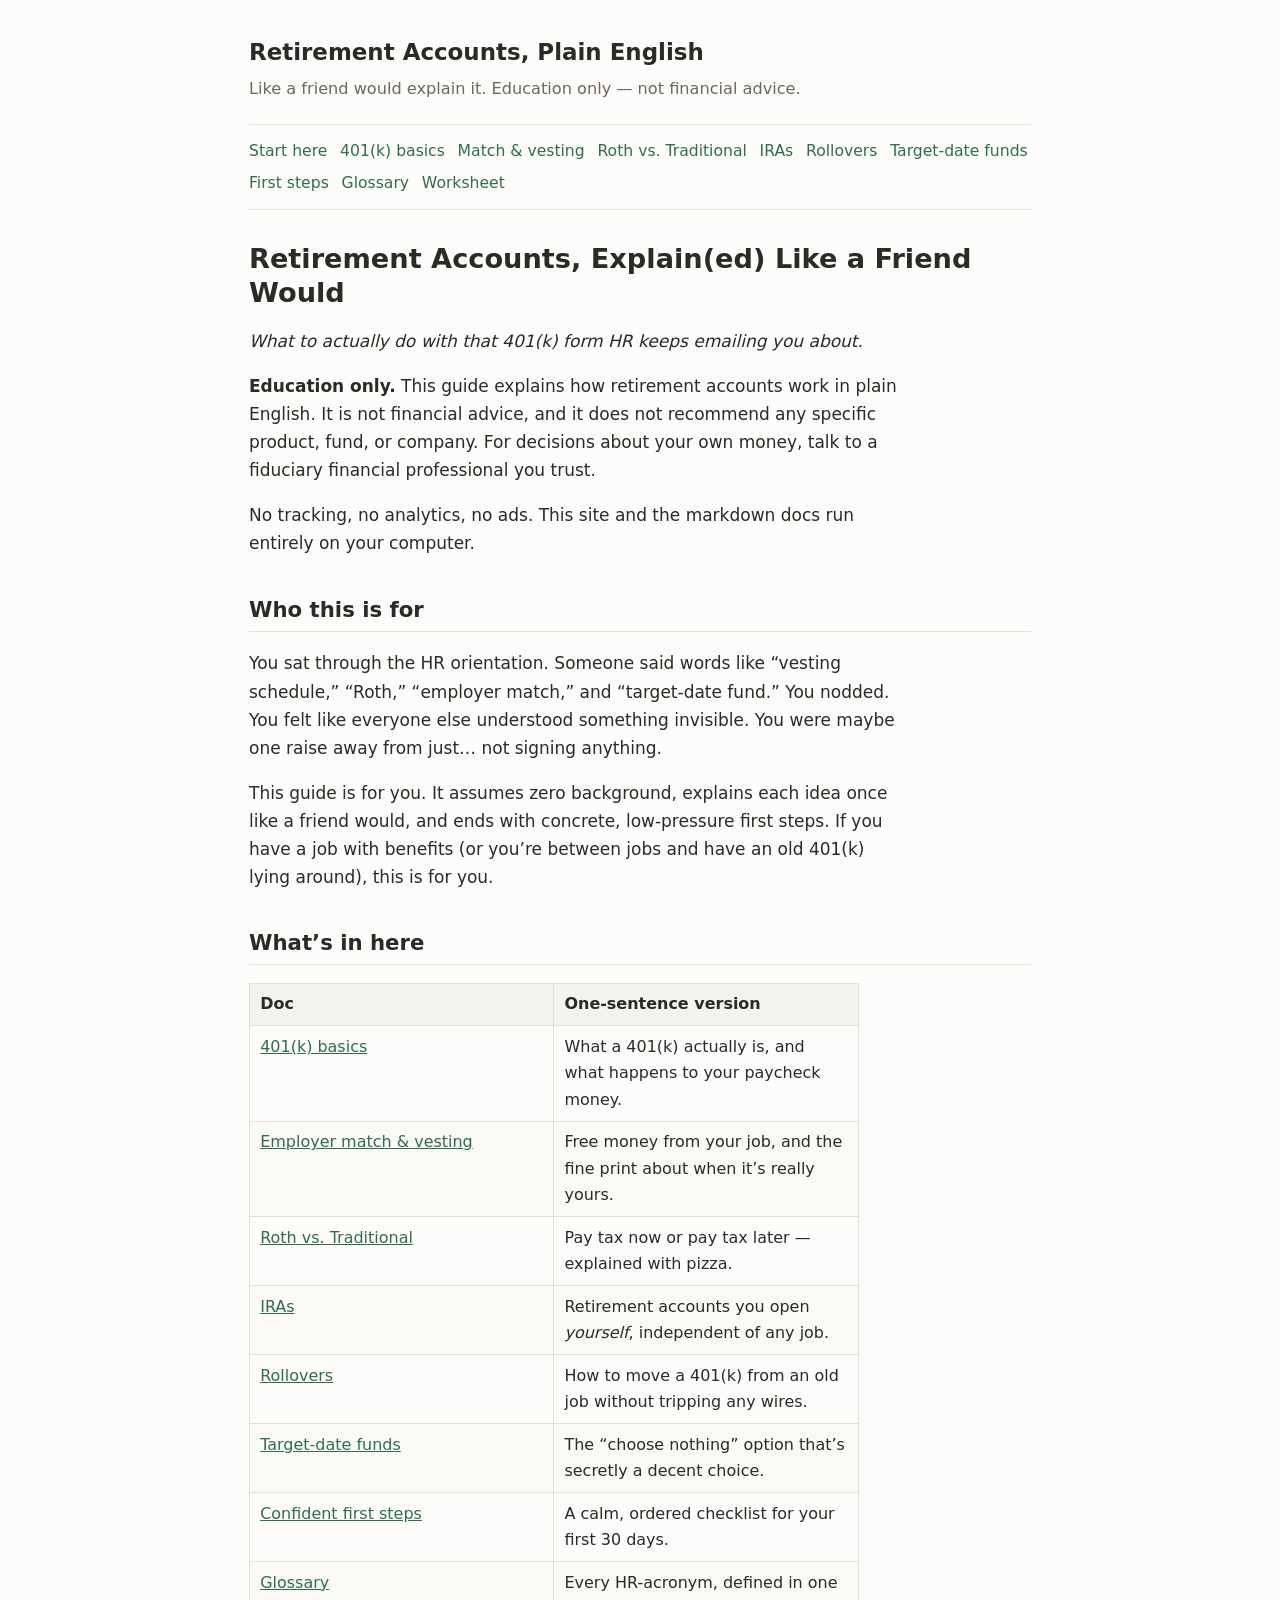
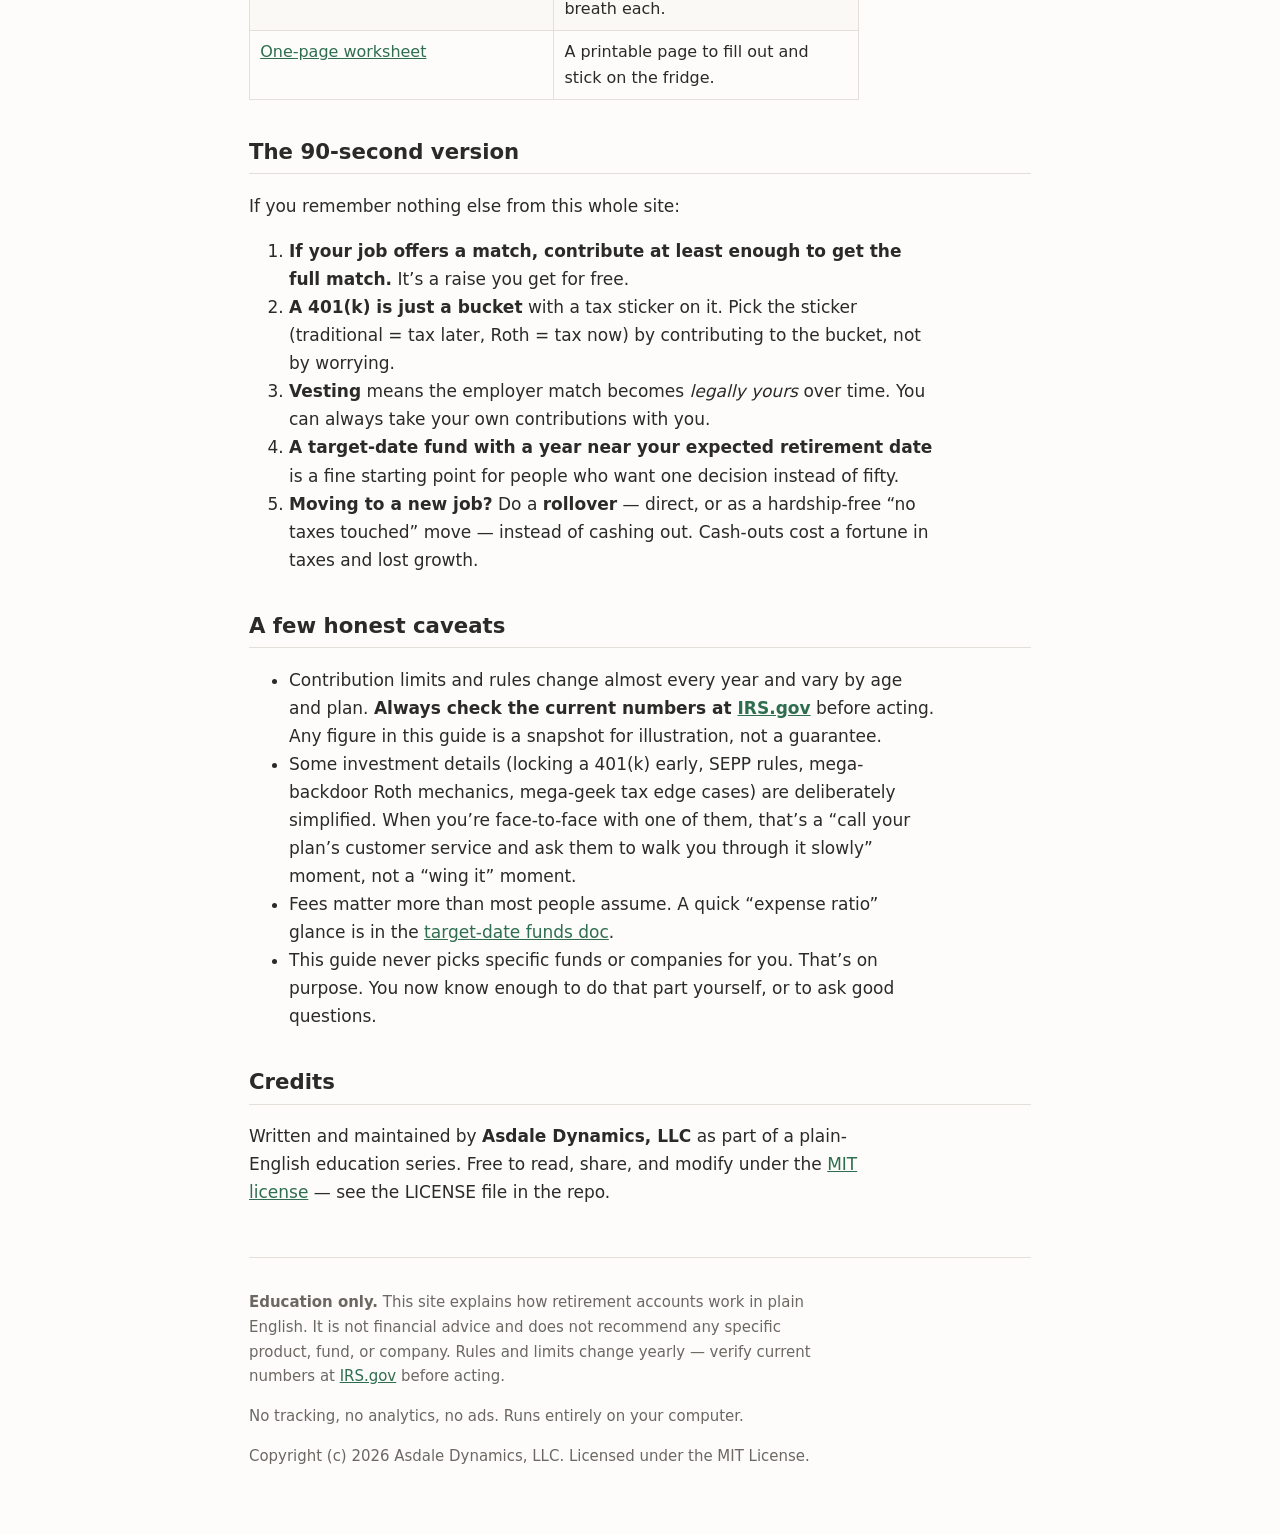
<file: site/index.html>
<!DOCTYPE html>
<html lang="en">
<head>
<meta charset="utf-8">
<meta name="viewport" content="width=device-width, initial-scale=1">
<title>Start Here — Retirement Accounts, Plain English</title>
<meta name="description" content="A friendly, plain-English explainer of 401(k)s, IRAs, Roth vs. Traditional, employer match, vesting, rollovers, and target-date funds. Education only, no tracking.">
<meta name="generator" content="pandoc">
<link rel="stylesheet" href="style.css">
</head>
<body>
<header class="site-header">
  <a class="home" href="index.html">Retirement Accounts, Plain English</a>
  <p class="tagline">Like a friend would explain it. Education only — not financial advice.</p>
</header>
<nav class="site-nav" aria-label="Guide contents">
  <a href="index.html">Start here</a>
  <a href="401k-basics.html">401(k) basics</a>
  <a href="employer-match-and-vesting.html">Match &amp; vesting</a>
  <a href="roth-vs-traditional.html">Roth vs. Traditional</a>
  <a href="iras.html">IRAs</a>
  <a href="rollovers.html">Rollovers</a>
  <a href="target-date-funds.html">Target-date funds</a>
  <a href="first-steps.html">First steps</a>
  <a href="glossary.html">Glossary</a>
  <a href="worksheet.html">Worksheet</a>
</nav>
<main>
<h1 id="retirement-accounts-explained-like-a-friend-would">Retirement
Accounts, Explain(ed) Like a Friend Would</h1>
<p><em>What to actually do with that 401(k) form HR keeps emailing you
about.</em></p>
<p><strong>Education only.</strong> This guide explains how retirement
accounts work in plain English. It is not financial advice, and it does
not recommend any specific product, fund, or company. For decisions
about your own money, talk to a fiduciary financial professional you
trust.</p>
<p>No tracking, no analytics, no ads. This site and the markdown docs
run entirely on your computer.</p>
<h2 id="who-this-is-for">Who this is for</h2>
<p>You sat through the HR orientation. Someone said words like “vesting
schedule,” “Roth,” “employer match,” and “target-date fund.” You nodded.
You felt like everyone else understood something invisible. You were
maybe one raise away from just… not signing anything.</p>
<p>This guide is for you. It assumes zero background, explains each idea
once like a friend would, and ends with concrete, low-pressure first
steps. If you have a job with benefits (or you’re between jobs and have
an old 401(k) lying around), this is for you.</p>
<h2 id="whats-in-here">What’s in here</h2>
<table>
<colgroup>
<col style="width: 50%" />
<col style="width: 50%" />
</colgroup>
<thead>
<tr>
<th>Doc</th>
<th>One-sentence version</th>
</tr>
</thead>
<tbody>
<tr>
<td><a href="401k-basics.html">401(k) basics</a></td>
<td>What a 401(k) actually is, and what happens to your paycheck
money.</td>
</tr>
<tr>
<td><a href="employer-match-and-vesting.html">Employer match &amp;
vesting</a></td>
<td>Free money from your job, and the fine print about when it’s really
yours.</td>
</tr>
<tr>
<td><a href="roth-vs-traditional.html">Roth vs. Traditional</a></td>
<td>Pay tax now or pay tax later — explained with pizza.</td>
</tr>
<tr>
<td><a href="iras.html">IRAs</a></td>
<td>Retirement accounts you open <em>yourself</em>, independent of any
job.</td>
</tr>
<tr>
<td><a href="rollovers.html">Rollovers</a></td>
<td>How to move a 401(k) from an old job without tripping any
wires.</td>
</tr>
<tr>
<td><a href="target-date-funds.html">Target-date funds</a></td>
<td>The “choose nothing” option that’s secretly a decent choice.</td>
</tr>
<tr>
<td><a href="first-steps.html">Confident first steps</a></td>
<td>A calm, ordered checklist for your first 30 days.</td>
</tr>
<tr>
<td><a href="glossary.html">Glossary</a></td>
<td>Every HR-acronym, defined in one breath each.</td>
</tr>
<tr>
<td><a href="worksheet.html">One-page worksheet</a></td>
<td>A printable page to fill out and stick on the fridge.</td>
</tr>
</tbody>
</table>
<h2 id="the-90-second-version">The 90-second version</h2>
<p>If you remember nothing else from this whole site:</p>
<ol type="1">
<li><strong>If your job offers a match, contribute at least enough to
get the full match.</strong> It’s a raise you get for free.</li>
<li><strong>A 401(k) is just a bucket</strong> with a tax sticker on it.
Pick the sticker (traditional = tax later, Roth = tax now) by
contributing to the bucket, not by worrying.</li>
<li><strong>Vesting</strong> means the employer match becomes
<em>legally yours</em> over time. You can always take your own
contributions with you.</li>
<li><strong>A target-date fund with a year near your expected retirement
date</strong> is a fine starting point for people who want one decision
instead of fifty.</li>
<li><strong>Moving to a new job?</strong> Do a <strong>rollover</strong>
— direct, or as a hardship-free “no taxes touched” move — instead of
cashing out. Cash-outs cost a fortune in taxes and lost growth.</li>
</ol>
<h2 id="a-few-honest-caveats">A few honest caveats</h2>
<ul>
<li>Contribution limits and rules change almost every year and vary by
age and plan. <strong>Always check the current numbers at <a
href="https://www.irs.gov/retirement-plans">IRS.gov</a></strong> before
acting. Any figure in this guide is a snapshot for illustration, not a
guarantee.</li>
<li>Some investment details (locking a 401(k) early, SEPP rules,
mega-backdoor Roth mechanics, mega-geek tax edge cases) are deliberately
simplified. When you’re face-to-face with one of them, that’s a “call
your plan’s customer service and ask them to walk you through it slowly”
moment, not a “wing it” moment.</li>
<li>Fees matter more than most people assume. A quick “expense ratio”
glance is in the <a href="target-date-funds.html">target-date funds
doc</a>.</li>
<li>This guide never picks specific funds or companies for you. That’s
on purpose. You now know enough to do that part yourself, or to ask good
questions.</li>
</ul>
<h2 id="credits">Credits</h2>
<p>Written and maintained by <strong>Asdale Dynamics, LLC</strong> as
part of a plain-English education series. Free to read, share, and
modify under the <a href="https://choosealicense.com/licenses/mit/">MIT
license</a> — see the LICENSE file in the repo.</p>
</main>
<footer class="site-footer">
  <p><strong>Education only.</strong> This site explains how retirement accounts work in plain English. It is not financial advice and does not recommend any specific product, fund, or company. Rules and limits change yearly — verify current numbers at <a href="https://www.irs.gov/retirement-plans">IRS.gov</a> before acting.</p>
  <p>No tracking, no analytics, no ads. Runs entirely on your computer.</p>
  <p>Copyright (c) 2026 Asdale Dynamics, LLC. Licensed under the MIT License.</p>
</footer>
</body>
</html>
</file>
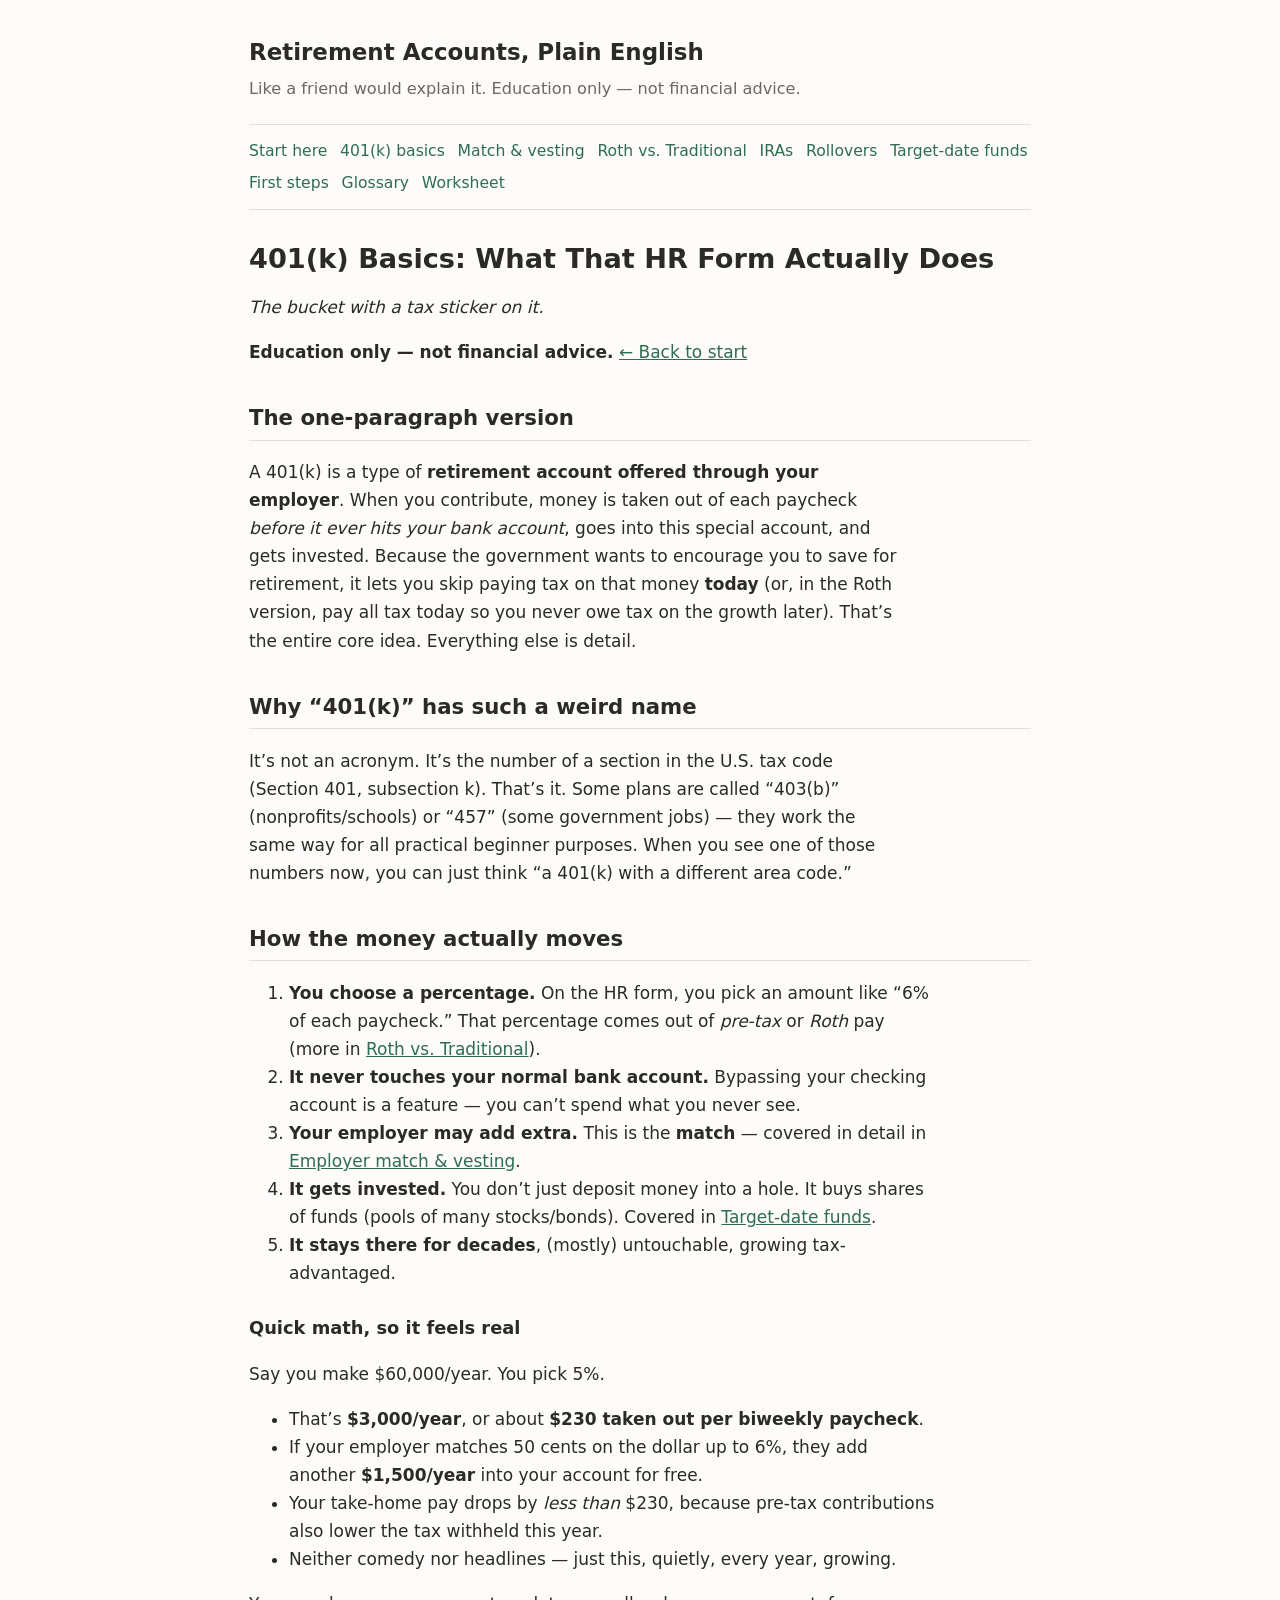
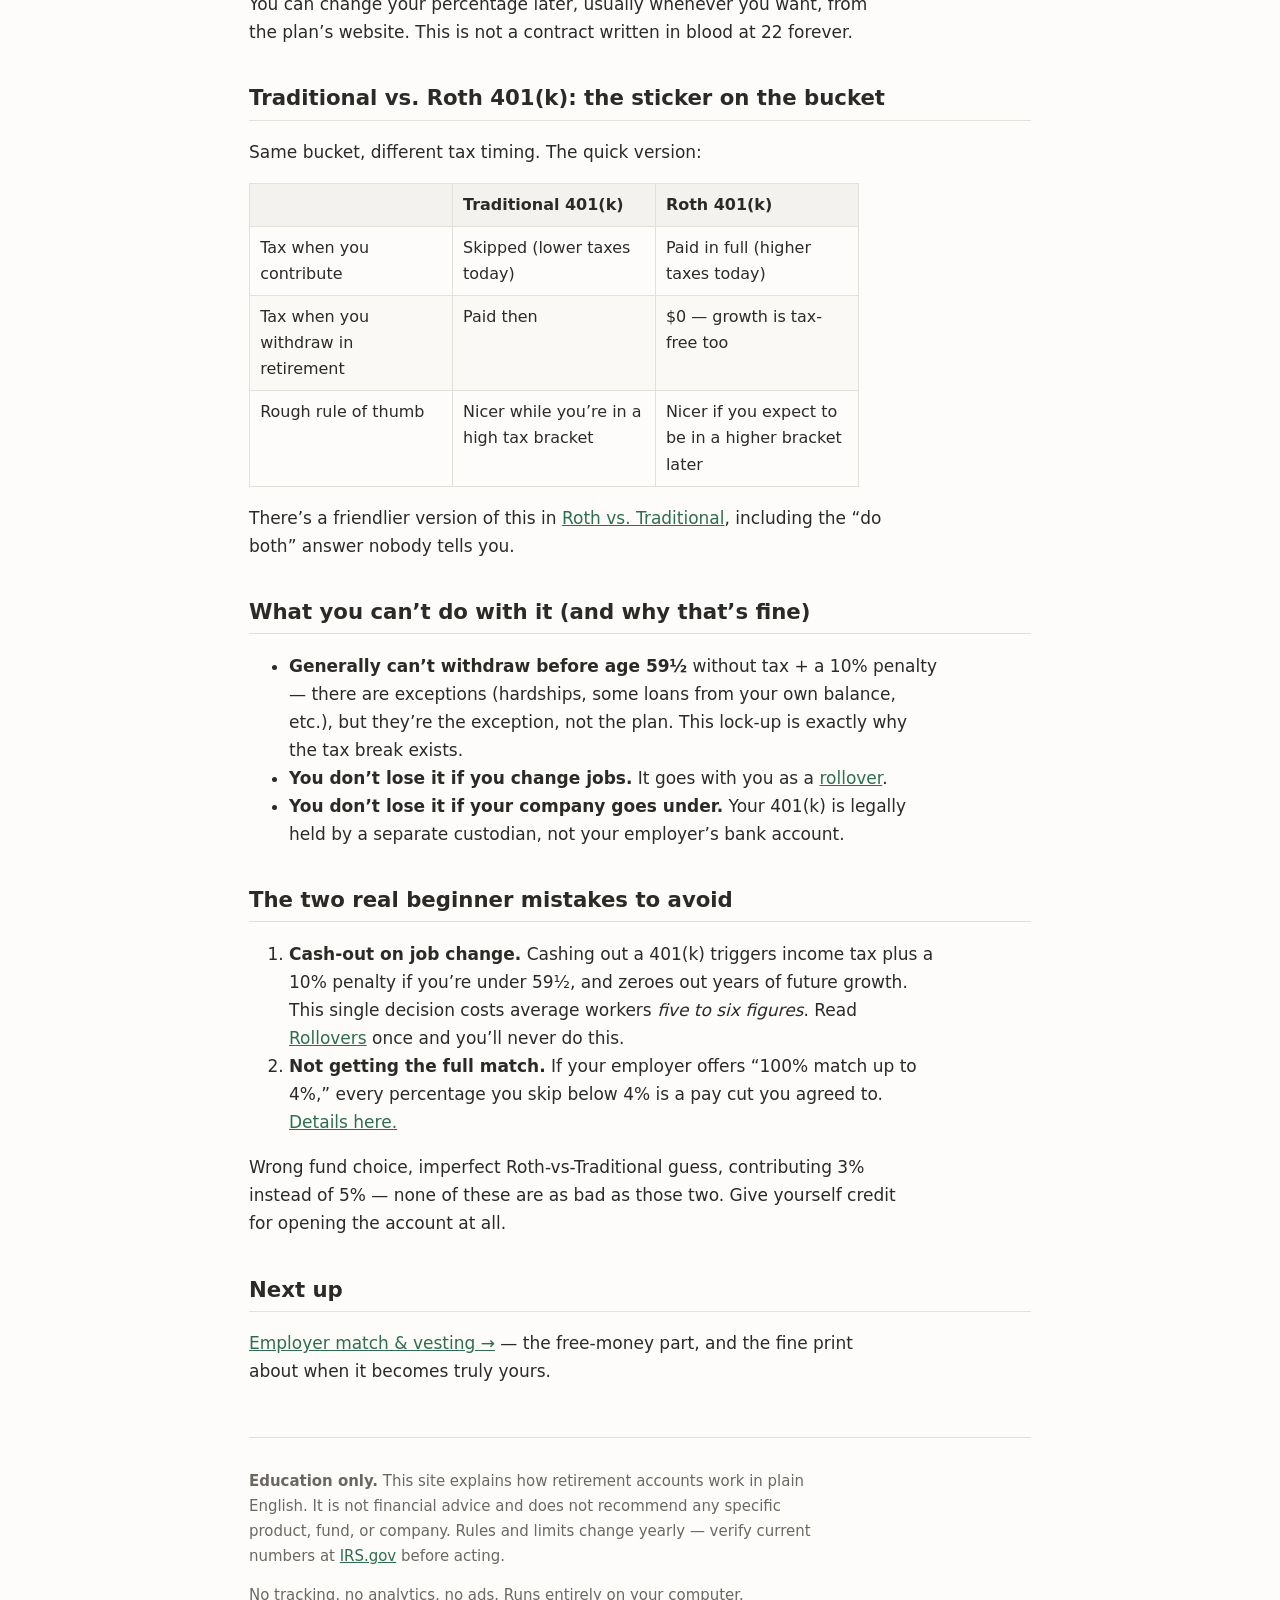
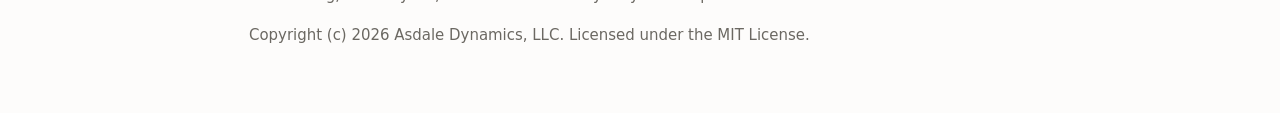
<file: site/401k-basics.html>
<!DOCTYPE html>
<html lang="en">
<head>
<meta charset="utf-8">
<meta name="viewport" content="width=device-width, initial-scale=1">
<title>401(k) Basics — Retirement Accounts, Plain English</title>
<meta name="description" content="A friendly, plain-English explainer of 401(k)s, IRAs, Roth vs. Traditional, employer match, vesting, rollovers, and target-date funds. Education only, no tracking.">
<meta name="generator" content="pandoc">
<link rel="stylesheet" href="style.css">
</head>
<body>
<header class="site-header">
  <a class="home" href="index.html">Retirement Accounts, Plain English</a>
  <p class="tagline">Like a friend would explain it. Education only — not financial advice.</p>
</header>
<nav class="site-nav" aria-label="Guide contents">
  <a href="index.html">Start here</a>
  <a href="401k-basics.html">401(k) basics</a>
  <a href="employer-match-and-vesting.html">Match &amp; vesting</a>
  <a href="roth-vs-traditional.html">Roth vs. Traditional</a>
  <a href="iras.html">IRAs</a>
  <a href="rollovers.html">Rollovers</a>
  <a href="target-date-funds.html">Target-date funds</a>
  <a href="first-steps.html">First steps</a>
  <a href="glossary.html">Glossary</a>
  <a href="worksheet.html">Worksheet</a>
</nav>
<main>
<h1 id="k-basics-what-that-hr-form-actually-does">401(k) Basics: What
That HR Form Actually Does</h1>
<p><em>The bucket with a tax sticker on it.</em></p>
<p><strong>Education only — not financial advice.</strong> <a
href="index.html">← Back to start</a></p>
<h2 id="the-one-paragraph-version">The one-paragraph version</h2>
<p>A 401(k) is a type of <strong>retirement account offered through your
employer</strong>. When you contribute, money is taken out of each
paycheck <em>before it ever hits your bank account</em>, goes into this
special account, and gets invested. Because the government wants to
encourage you to save for retirement, it lets you skip paying tax on
that money <strong>today</strong> (or, in the Roth version, pay all tax
today so you never owe tax on the growth later). That’s the entire core
idea. Everything else is detail.</p>
<h2 id="why-401k-has-such-a-weird-name">Why “401(k)” has such a weird
name</h2>
<p>It’s not an acronym. It’s the number of a section in the U.S. tax
code (Section 401, subsection k). That’s it. Some plans are called
“403(b)” (nonprofits/schools) or “457” (some government jobs) — they
work the same way for all practical beginner purposes. When you see one
of those numbers now, you can just think “a 401(k) with a different area
code.”</p>
<h2 id="how-the-money-actually-moves">How the money actually moves</h2>
<ol type="1">
<li><strong>You choose a percentage.</strong> On the HR form, you pick
an amount like “6% of each paycheck.” That percentage comes out of
<em>pre-tax</em> or <em>Roth</em> pay (more in <a
href="roth-vs-traditional.html">Roth vs. Traditional</a>).</li>
<li><strong>It never touches your normal bank account.</strong>
Bypassing your checking account is a feature — you can’t spend what you
never see.</li>
<li><strong>Your employer may add extra.</strong> This is the
<strong>match</strong> — covered in detail in <a
href="employer-match-and-vesting.html">Employer match &amp;
vesting</a>.</li>
<li><strong>It gets invested.</strong> You don’t just deposit money into
a hole. It buys shares of funds (pools of many stocks/bonds). Covered in
<a href="target-date-funds.html">Target-date funds</a>.</li>
<li><strong>It stays there for decades</strong>, (mostly) untouchable,
growing tax-advantaged.</li>
</ol>
<h3 id="quick-math-so-it-feels-real">Quick math, so it feels real</h3>
<p>Say you make $60,000/year. You pick 5%.</p>
<ul>
<li>That’s <strong>$3,000/year</strong>, or about <strong>$230 taken out
per biweekly paycheck</strong>.</li>
<li>If your employer matches 50 cents on the dollar up to 6%, they add
another <strong>$1,500/year</strong> into your account for free.</li>
<li>Your take-home pay drops by <em>less than</em> $230, because pre-tax
contributions also lower the tax withheld this year.</li>
<li>Neither comedy nor headlines — just this, quietly, every year,
growing.</li>
</ul>
<p>You can change your percentage later, usually whenever you want, from
the plan’s website. This is not a contract written in blood at 22
forever.</p>
<h2 id="traditional-vs.-roth-401k-the-sticker-on-the-bucket">Traditional
vs. Roth 401(k): the sticker on the bucket</h2>
<p>Same bucket, different tax timing. The quick version:</p>
<table>
<colgroup>
<col style="width: 33%" />
<col style="width: 33%" />
<col style="width: 33%" />
</colgroup>
<thead>
<tr>
<th></th>
<th>Traditional 401(k)</th>
<th>Roth 401(k)</th>
</tr>
</thead>
<tbody>
<tr>
<td>Tax when you contribute</td>
<td>Skipped (lower taxes today)</td>
<td>Paid in full (higher taxes today)</td>
</tr>
<tr>
<td>Tax when you withdraw in retirement</td>
<td>Paid then</td>
<td>$0 — growth is tax-free too</td>
</tr>
<tr>
<td>Rough rule of thumb</td>
<td>Nicer while you’re in a high tax bracket</td>
<td>Nicer if you expect to be in a higher bracket later</td>
</tr>
</tbody>
</table>
<p>There’s a friendlier version of this in <a
href="roth-vs-traditional.html">Roth vs. Traditional</a>, including the
“do both” answer nobody tells you.</p>
<h2 id="what-you-cant-do-with-it-and-why-thats-fine">What you can’t do
with it (and why that’s fine)</h2>
<ul>
<li><strong>Generally can’t withdraw before age 59½</strong> without tax
+ a 10% penalty — there are exceptions (hardships, some loans from your
own balance, etc.), but they’re the exception, not the plan. This
lock-up is exactly why the tax break exists.</li>
<li><strong>You don’t lose it if you change jobs.</strong> It goes with
you as a <a href="rollovers.html">rollover</a>.</li>
<li><strong>You don’t lose it if your company goes under.</strong> Your
401(k) is legally held by a separate custodian, not your employer’s bank
account.</li>
</ul>
<h2 id="the-two-real-beginner-mistakes-to-avoid">The two real beginner
mistakes to avoid</h2>
<ol type="1">
<li><strong>Cash-out on job change.</strong> Cashing out a 401(k)
triggers income tax plus a 10% penalty if you’re under 59½, and zeroes
out years of future growth. This single decision costs average workers
<em>five to six figures</em>. Read <a href="rollovers.html">Rollovers</a>
once and you’ll never do this.</li>
<li><strong>Not getting the full match.</strong> If your employer offers
“100% match up to 4%,” every percentage you skip below 4% is a pay cut
you agreed to. <a href="employer-match-and-vesting.html">Details
here.</a></li>
</ol>
<p>Wrong fund choice, imperfect Roth-vs-Traditional guess, contributing
3% instead of 5% — none of these are as bad as those two. Give yourself
credit for opening the account at all.</p>
<h2 id="next-up">Next up</h2>
<p><a href="employer-match-and-vesting.html">Employer match &amp; vesting
→</a> — the free-money part, and the fine print about when it becomes
truly yours.</p>
</main>
<footer class="site-footer">
  <p><strong>Education only.</strong> This site explains how retirement accounts work in plain English. It is not financial advice and does not recommend any specific product, fund, or company. Rules and limits change yearly — verify current numbers at <a href="https://www.irs.gov/retirement-plans">IRS.gov</a> before acting.</p>
  <p>No tracking, no analytics, no ads. Runs entirely on your computer.</p>
  <p>Copyright (c) 2026 Asdale Dynamics, LLC. Licensed under the MIT License.</p>
</footer>
</body>
</html>
</file>
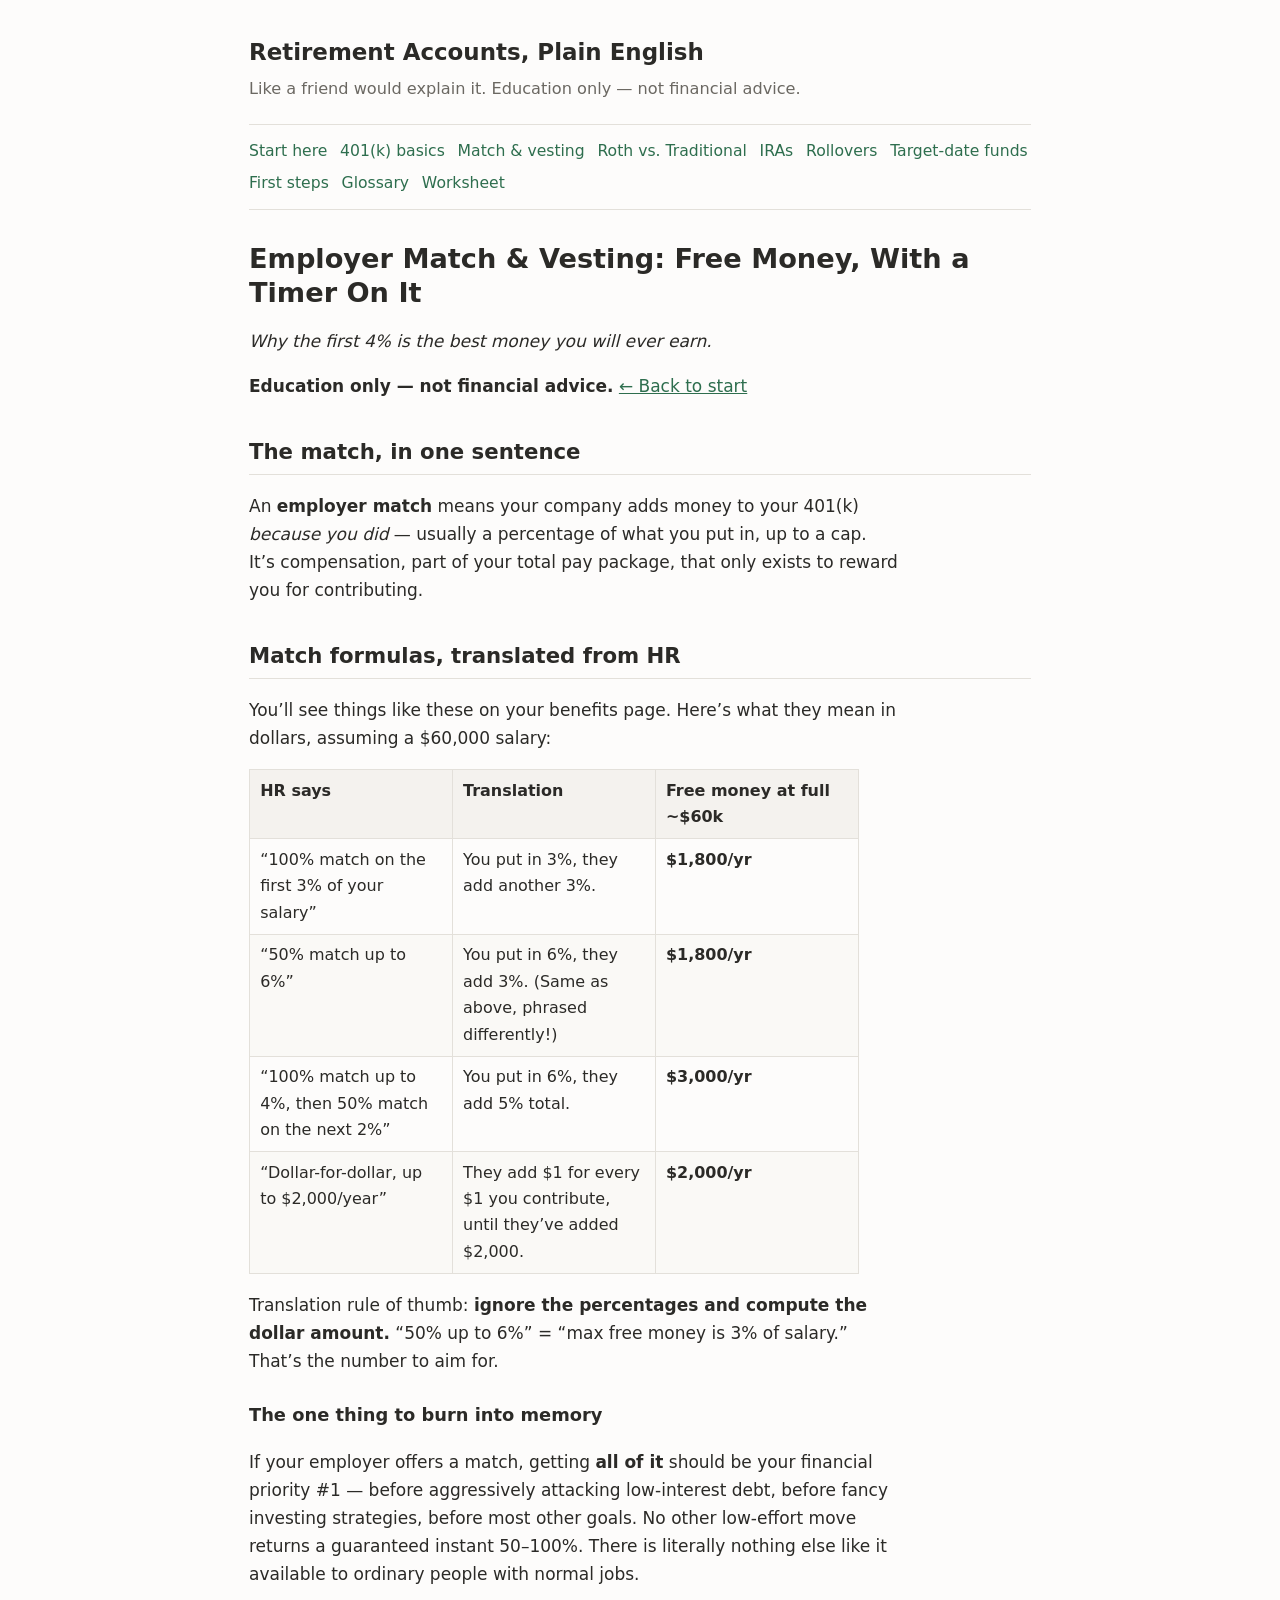
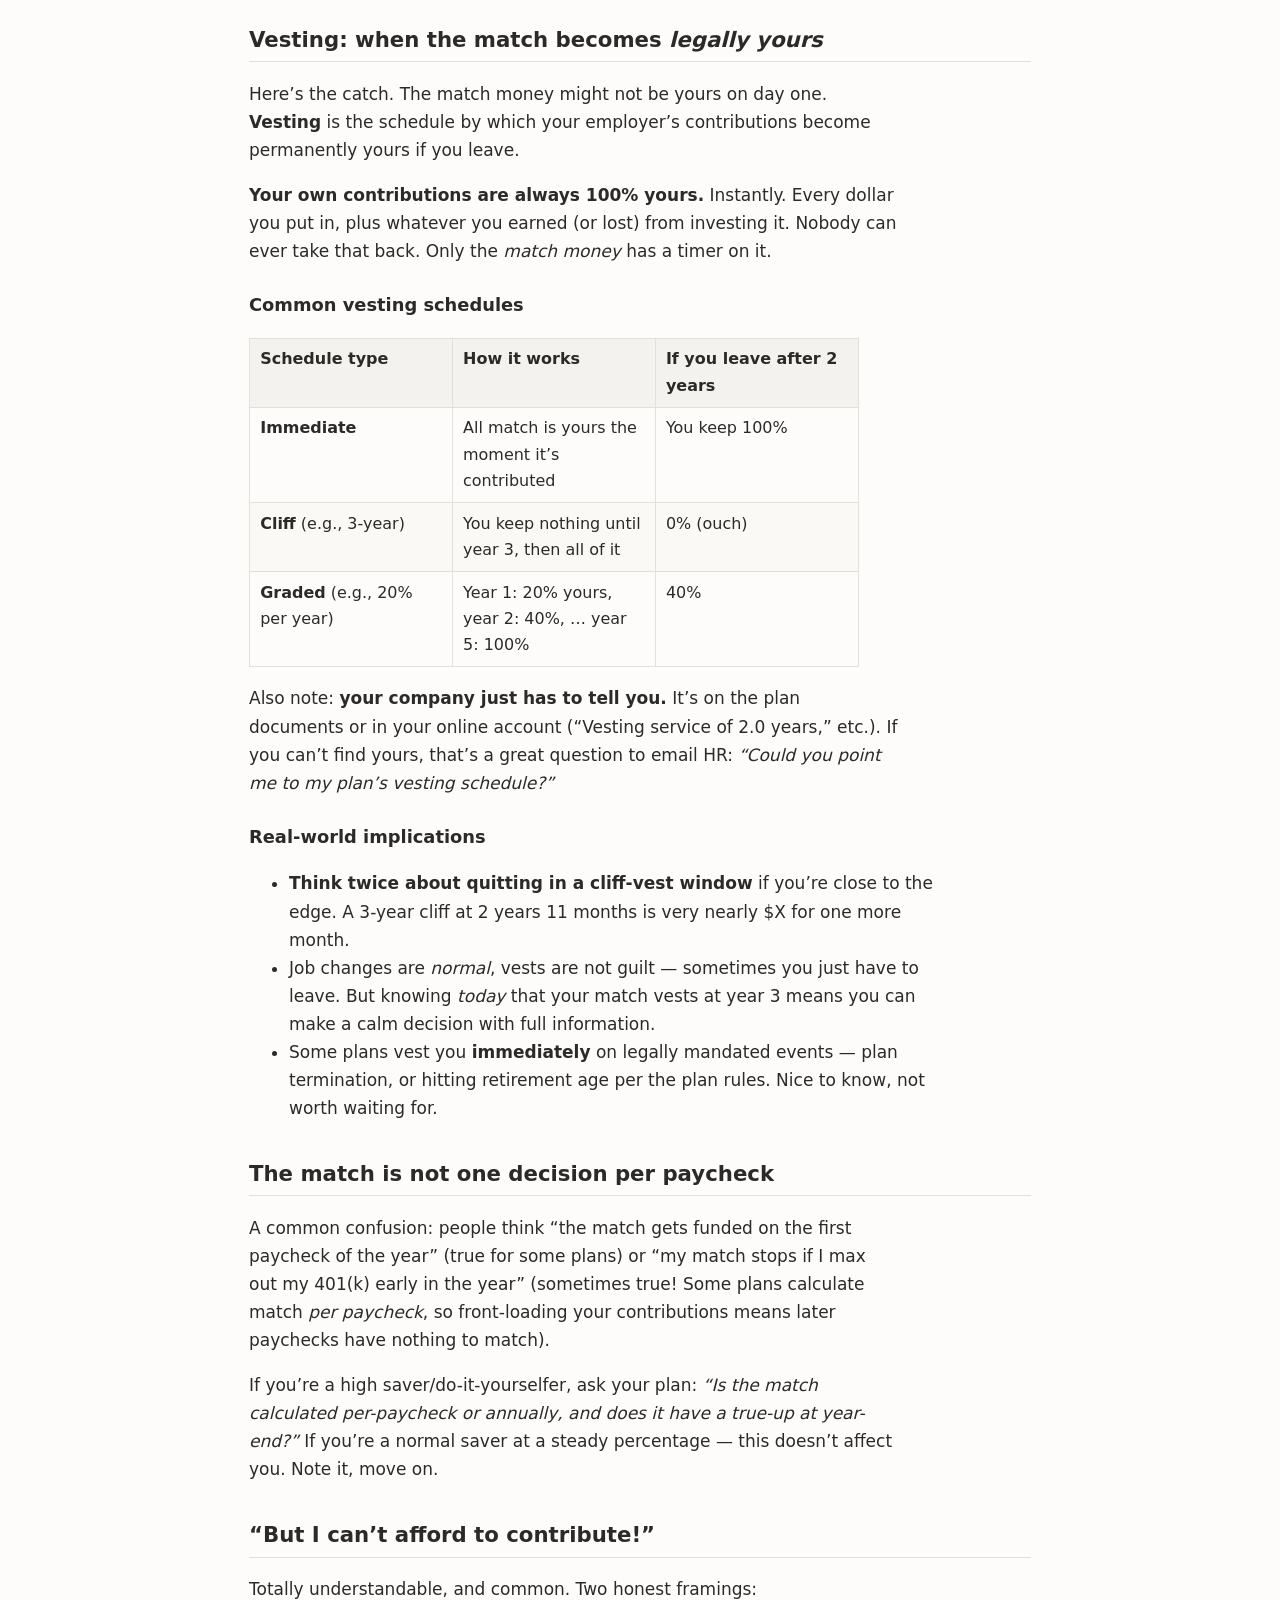
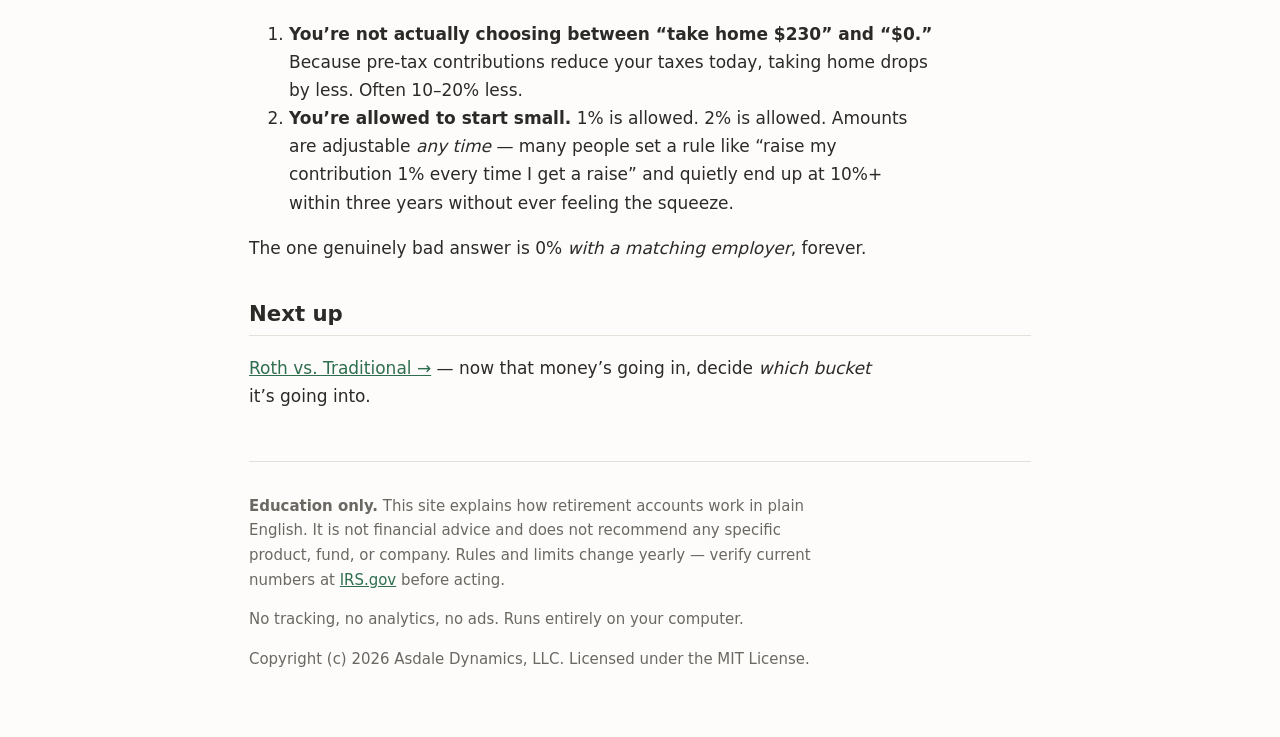
<file: site/employer-match-and-vesting.html>
<!DOCTYPE html>
<html lang="en">
<head>
<meta charset="utf-8">
<meta name="viewport" content="width=device-width, initial-scale=1">
<title>Employer Match &amp;
Vesting — Retirement Accounts, Plain English</title>
<meta name="description" content="A friendly, plain-English explainer of 401(k)s, IRAs, Roth vs. Traditional, employer match, vesting, rollovers, and target-date funds. Education only, no tracking.">
<meta name="generator" content="pandoc">
<link rel="stylesheet" href="style.css">
</head>
<body>
<header class="site-header">
  <a class="home" href="index.html">Retirement Accounts, Plain English</a>
  <p class="tagline">Like a friend would explain it. Education only — not financial advice.</p>
</header>
<nav class="site-nav" aria-label="Guide contents">
  <a href="index.html">Start here</a>
  <a href="401k-basics.html">401(k) basics</a>
  <a href="employer-match-and-vesting.html">Match &amp; vesting</a>
  <a href="roth-vs-traditional.html">Roth vs. Traditional</a>
  <a href="iras.html">IRAs</a>
  <a href="rollovers.html">Rollovers</a>
  <a href="target-date-funds.html">Target-date funds</a>
  <a href="first-steps.html">First steps</a>
  <a href="glossary.html">Glossary</a>
  <a href="worksheet.html">Worksheet</a>
</nav>
<main>
<h1 id="employer-match-vesting-free-money-with-a-timer-on-it">Employer
Match &amp; Vesting: Free Money, With a Timer On It</h1>
<p><em>Why the first 4% is the best money you will ever earn.</em></p>
<p><strong>Education only — not financial advice.</strong> <a
href="index.html">← Back to start</a></p>
<h2 id="the-match-in-one-sentence">The match, in one sentence</h2>
<p>An <strong>employer match</strong> means your company adds money to
your 401(k) <em>because you did</em> — usually a percentage of what you
put in, up to a cap. It’s compensation, part of your total pay package,
that only exists to reward you for contributing.</p>
<h2 id="match-formulas-translated-from-hr">Match formulas, translated
from HR</h2>
<p>You’ll see things like these on your benefits page. Here’s what they
mean in dollars, assuming a $60,000 salary:</p>
<table>
<colgroup>
<col style="width: 33%" />
<col style="width: 33%" />
<col style="width: 33%" />
</colgroup>
<thead>
<tr>
<th>HR says</th>
<th>Translation</th>
<th>Free money at full ~$60k</th>
</tr>
</thead>
<tbody>
<tr>
<td>“100% match on the first 3% of your salary”</td>
<td>You put in 3%, they add another 3%.</td>
<td><strong>$1,800/yr</strong></td>
</tr>
<tr>
<td>“50% match up to 6%”</td>
<td>You put in 6%, they add 3%. (Same as above, phrased
differently!)</td>
<td><strong>$1,800/yr</strong></td>
</tr>
<tr>
<td>“100% match up to 4%, then 50% match on the next 2%”</td>
<td>You put in 6%, they add 5% total.</td>
<td><strong>$3,000/yr</strong></td>
</tr>
<tr>
<td>“Dollar-for-dollar, up to $2,000/year”</td>
<td>They add $1 for every $1 you contribute, until they’ve added
$2,000.</td>
<td><strong>$2,000/yr</strong></td>
</tr>
</tbody>
</table>
<p>Translation rule of thumb: <strong>ignore the percentages and compute
the dollar amount.</strong> “50% up to 6%” = “max free money is 3% of
salary.” That’s the number to aim for.</p>
<h3 id="the-one-thing-to-burn-into-memory">The one thing to burn into
memory</h3>
<p>If your employer offers a match, getting <strong>all of it</strong>
should be your financial priority #1 — before aggressively attacking
low-interest debt, before fancy investing strategies, before most other
goals. No other low-effort move returns a guaranteed instant 50–100%.
There is literally nothing else like it available to ordinary people
with normal jobs.</p>
<h2 id="vesting-when-the-match-becomes-legally-yours">Vesting: when the
match becomes <em>legally yours</em></h2>
<p>Here’s the catch. The match money might not be yours on day one.
<strong>Vesting</strong> is the schedule by which your employer’s
contributions become permanently yours if you leave.</p>
<p><strong>Your own contributions are always 100% yours.</strong>
Instantly. Every dollar you put in, plus whatever you earned (or lost)
from investing it. Nobody can ever take that back. Only the <em>match
money</em> has a timer on it.</p>
<h3 id="common-vesting-schedules">Common vesting schedules</h3>
<table>
<colgroup>
<col style="width: 33%" />
<col style="width: 33%" />
<col style="width: 33%" />
</colgroup>
<thead>
<tr>
<th>Schedule type</th>
<th>How it works</th>
<th>If you leave after 2 years</th>
</tr>
</thead>
<tbody>
<tr>
<td><strong>Immediate</strong></td>
<td>All match is yours the moment it’s contributed</td>
<td>You keep 100%</td>
</tr>
<tr>
<td><strong>Cliff</strong> (e.g., 3-year)</td>
<td>You keep nothing until year 3, then all of it</td>
<td>0% (ouch)</td>
</tr>
<tr>
<td><strong>Graded</strong> (e.g., 20% per year)</td>
<td>Year 1: 20% yours, year 2: 40%, … year 5: 100%</td>
<td>40%</td>
</tr>
</tbody>
</table>
<p>Also note: <strong>your company just has to tell you.</strong> It’s
on the plan documents or in your online account (“Vesting service of 2.0
years,” etc.). If you can’t find yours, that’s a great question to email
HR: <em>“Could you point me to my plan’s vesting schedule?”</em></p>
<h3 id="real-world-implications">Real-world implications</h3>
<ul>
<li><strong>Think twice about quitting in a cliff-vest window</strong>
if you’re close to the edge. A 3-year cliff at 2 years 11 months is very
nearly $X for one more month.</li>
<li>Job changes are <em>normal</em>, vests are not guilt — sometimes you
just have to leave. But knowing <em>today</em> that your match vests at
year 3 means you can make a calm decision with full information.</li>
<li>Some plans vest you <strong>immediately</strong> on legally mandated
events — plan termination, or hitting retirement age per the plan rules.
Nice to know, not worth waiting for.</li>
</ul>
<h2 id="the-match-is-not-one-decision-per-paycheck">The match is not one
decision per paycheck</h2>
<p>A common confusion: people think “the match gets funded on the first
paycheck of the year” (true for some plans) or “my match stops if I max
out my 401(k) early in the year” (sometimes true! Some plans calculate
match <em>per paycheck</em>, so front-loading your contributions means
later paychecks have nothing to match).</p>
<p>If you’re a high saver/do-it-yourselfer, ask your plan: <em>“Is the
match calculated per-paycheck or annually, and does it have a true-up at
year-end?”</em> If you’re a normal saver at a steady percentage — this
doesn’t affect you. Note it, move on.</p>
<h2 id="but-i-cant-afford-to-contribute">“But I can’t afford to
contribute!”</h2>
<p>Totally understandable, and common. Two honest framings:</p>
<ol type="1">
<li><strong>You’re not actually choosing between “take home $230” and
“$0.”</strong> Because pre-tax contributions reduce your taxes today,
taking home drops by less. Often 10–20% less.</li>
<li><strong>You’re allowed to start small.</strong> 1% is allowed. 2% is
allowed. Amounts are adjustable <em>any time</em> — many people set a
rule like “raise my contribution 1% every time I get a raise” and
quietly end up at 10%+ within three years without ever feeling the
squeeze.</li>
</ol>
<p>The one genuinely bad answer is 0% <em>with a matching employer</em>,
forever.</p>
<h2 id="next-up">Next up</h2>
<p><a href="roth-vs-traditional.html">Roth vs. Traditional →</a> — now
that money’s going in, decide <em>which bucket</em> it’s going into.</p>
</main>
<footer class="site-footer">
  <p><strong>Education only.</strong> This site explains how retirement accounts work in plain English. It is not financial advice and does not recommend any specific product, fund, or company. Rules and limits change yearly — verify current numbers at <a href="https://www.irs.gov/retirement-plans">IRS.gov</a> before acting.</p>
  <p>No tracking, no analytics, no ads. Runs entirely on your computer.</p>
  <p>Copyright (c) 2026 Asdale Dynamics, LLC. Licensed under the MIT License.</p>
</footer>
</body>
</html>
</file>
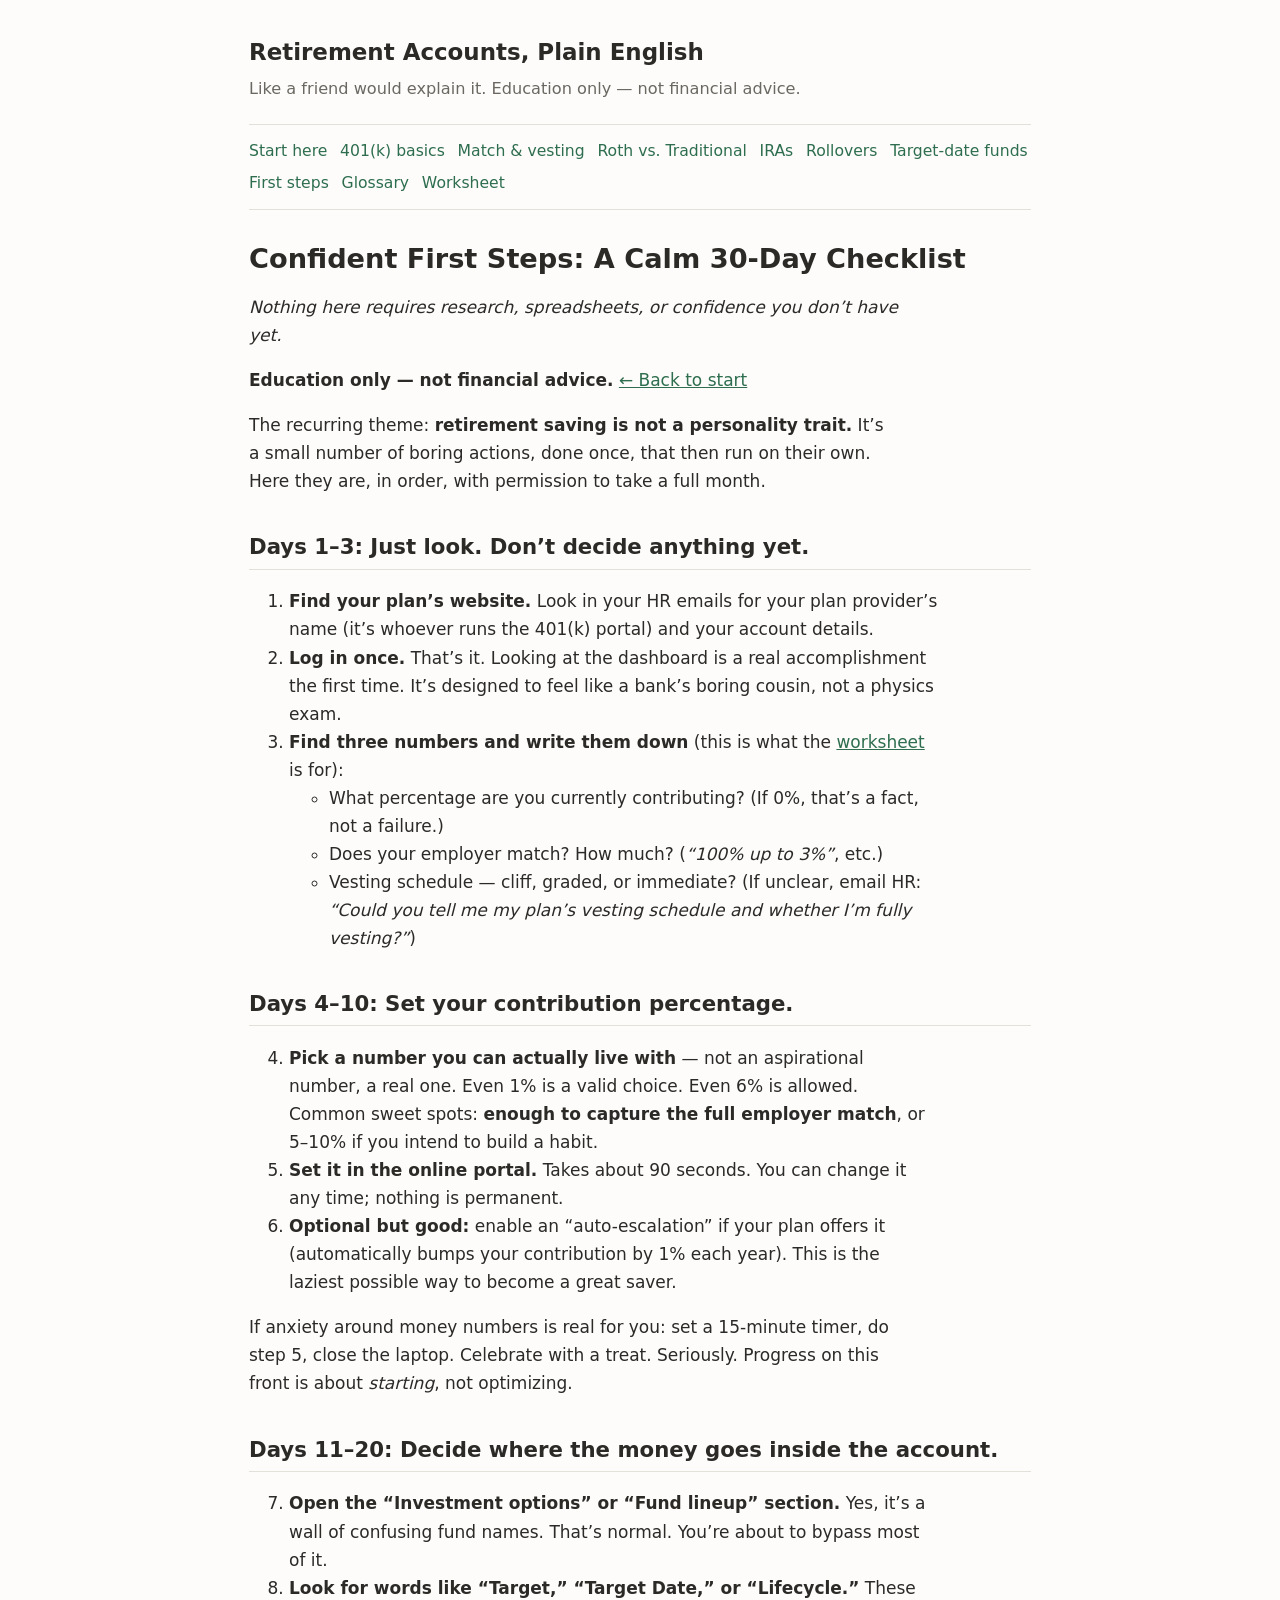
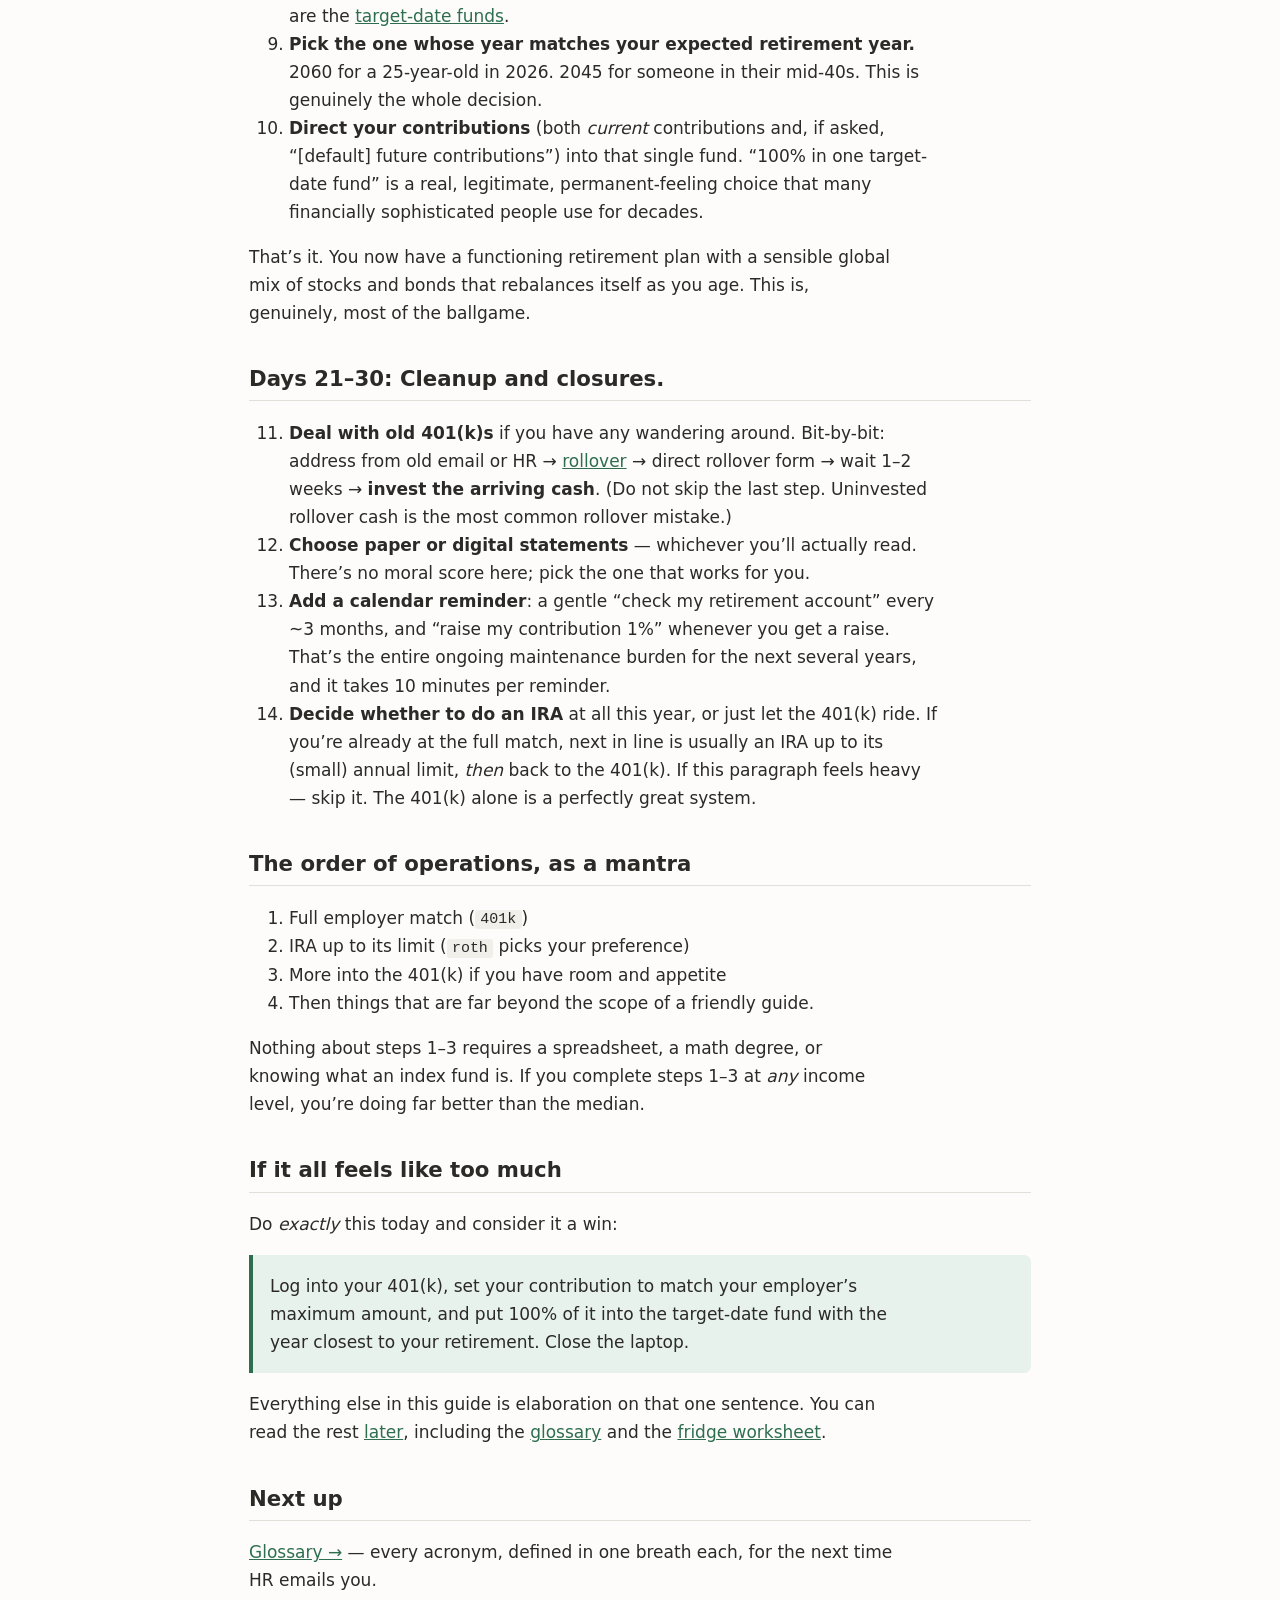
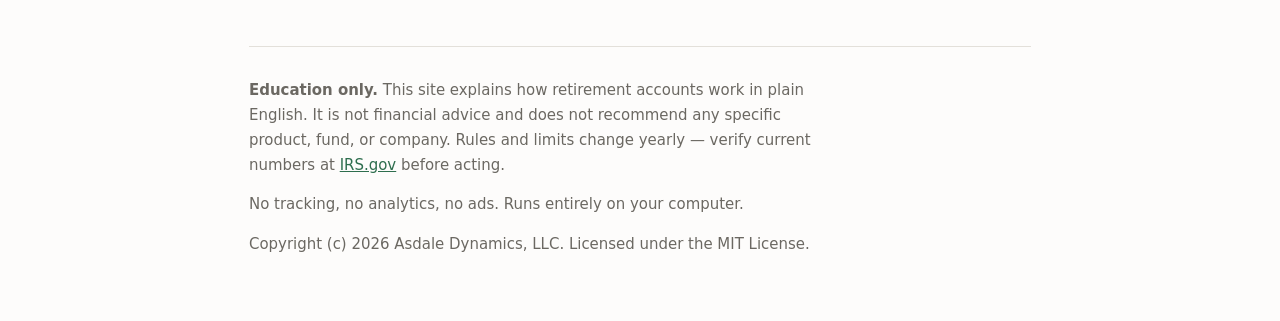
<file: site/first-steps.html>
<!DOCTYPE html>
<html lang="en">
<head>
<meta charset="utf-8">
<meta name="viewport" content="width=device-width, initial-scale=1">
<title>Confident First
Steps — Retirement Accounts, Plain English</title>
<meta name="description" content="A friendly, plain-English explainer of 401(k)s, IRAs, Roth vs. Traditional, employer match, vesting, rollovers, and target-date funds. Education only, no tracking.">
<meta name="generator" content="pandoc">
<link rel="stylesheet" href="style.css">
</head>
<body>
<header class="site-header">
  <a class="home" href="index.html">Retirement Accounts, Plain English</a>
  <p class="tagline">Like a friend would explain it. Education only — not financial advice.</p>
</header>
<nav class="site-nav" aria-label="Guide contents">
  <a href="index.html">Start here</a>
  <a href="401k-basics.html">401(k) basics</a>
  <a href="employer-match-and-vesting.html">Match &amp; vesting</a>
  <a href="roth-vs-traditional.html">Roth vs. Traditional</a>
  <a href="iras.html">IRAs</a>
  <a href="rollovers.html">Rollovers</a>
  <a href="target-date-funds.html">Target-date funds</a>
  <a href="first-steps.html">First steps</a>
  <a href="glossary.html">Glossary</a>
  <a href="worksheet.html">Worksheet</a>
</nav>
<main>
<h1 id="confident-first-steps-a-calm-30-day-checklist">Confident First
Steps: A Calm 30-Day Checklist</h1>
<p><em>Nothing here requires research, spreadsheets, or confidence you
don’t have yet.</em></p>
<p><strong>Education only — not financial advice.</strong> <a
href="index.html">← Back to start</a></p>
<p>The recurring theme: <strong>retirement saving is not a personality
trait.</strong> It’s a small number of boring actions, done once, that
then run on their own. Here they are, in order, with permission to take
a full month.</p>
<h2 id="days-13-just-look.-dont-decide-anything-yet.">Days 1–3: Just
look. Don’t decide anything yet.</h2>
<ol type="1">
<li><strong>Find your plan’s website.</strong> Look in your HR emails
for your plan provider’s name (it’s whoever runs the 401(k) portal) and
your account details.</li>
<li><strong>Log in once.</strong> That’s it. Looking at the dashboard is
a real accomplishment the first time. It’s designed to feel like a
bank’s boring cousin, not a physics exam.</li>
<li><strong>Find three numbers and write them down</strong> (this is
what the <a href="worksheet.html">worksheet</a> is for):
<ul>
<li>What percentage are you currently contributing? (If 0%, that’s a
fact, not a failure.)</li>
<li>Does your employer match? How much? (<em>“100% up to 3%”</em>,
etc.)</li>
<li>Vesting schedule — cliff, graded, or immediate? (If unclear, email
HR: <em>“Could you tell me my plan’s vesting schedule and whether I’m
fully vesting?”</em>)</li>
</ul></li>
</ol>
<h2 id="days-410-set-your-contribution-percentage.">Days 4–10: Set your
contribution percentage.</h2>
<ol start="4" type="1">
<li><strong>Pick a number you can actually live with</strong> — not an
aspirational number, a real one. Even 1% is a valid choice. Even 6% is
allowed. Common sweet spots: <strong>enough to capture the full employer
match</strong>, or 5–10% if you intend to build a habit.</li>
<li><strong>Set it in the online portal.</strong> Takes about 90
seconds. You can change it any time; nothing is permanent.</li>
<li><strong>Optional but good:</strong> enable an “auto-escalation” if
your plan offers it (automatically bumps your contribution by 1% each
year). This is the laziest possible way to become a great saver.</li>
</ol>
<p>If anxiety around money numbers is real for you: set a 15-minute
timer, do step 5, close the laptop. Celebrate with a treat. Seriously.
Progress on this front is about <em>starting</em>, not optimizing.</p>
<h2 id="days-1120-decide-where-the-money-goes-inside-the-account.">Days
11–20: Decide where the money goes inside the account.</h2>
<ol start="7" type="1">
<li><strong>Open the “Investment options” or “Fund lineup”
section.</strong> Yes, it’s a wall of confusing fund names. That’s
normal. You’re about to bypass most of it.</li>
<li><strong>Look for words like “Target,” “Target Date,” or
“Lifecycle.”</strong> These are the <a
href="target-date-funds.html">target-date funds</a>.</li>
<li><strong>Pick the one whose year matches your expected retirement
year.</strong> 2060 for a 25-year-old in 2026. 2045 for someone in their
mid-40s. This is genuinely the whole decision.</li>
<li><strong>Direct your contributions</strong> (both <em>current</em>
contributions and, if asked, “[default] future contributions”) into that
single fund. “100% in one target-date fund” is a real, legitimate,
permanent-feeling choice that many financially sophisticated people use
for decades.</li>
</ol>
<p>That’s it. You now have a functioning retirement plan with a sensible
global mix of stocks and bonds that rebalances itself as you age. This
is, genuinely, most of the ballgame.</p>
<h2 id="days-2130-cleanup-and-closures.">Days 21–30: Cleanup and
closures.</h2>
<ol start="11" type="1">
<li><strong>Deal with old 401(k)s</strong> if you have any wandering
around. Bit-by-bit: address from old email or HR → <a
href="rollovers.html">rollover</a> → direct rollover form → wait 1–2 weeks
→ <strong>invest the arriving cash</strong>. (Do not skip the last step.
Uninvested rollover cash is the most common rollover mistake.)</li>
<li><strong>Choose paper or digital statements</strong> — whichever
you’ll actually read. There’s no moral score here; pick the one that
works for you.</li>
<li><strong>Add a calendar reminder</strong>: a gentle “check my
retirement account” every ~3 months, and “raise my contribution 1%”
whenever you get a raise. That’s the entire ongoing maintenance burden
for the next several years, and it takes 10 minutes per reminder.</li>
<li><strong>Decide whether to do an IRA</strong> at all this year, or
just let the 401(k) ride. If you’re already at the full match, next in
line is usually an IRA up to its (small) annual limit, <em>then</em>
back to the 401(k). If this paragraph feels heavy — skip it. The 401(k)
alone is a perfectly great system.</li>
</ol>
<h2 id="the-order-of-operations-as-a-mantra">The order of operations, as
a mantra</h2>
<ol type="1">
<li>Full employer match (<code>401k</code>)</li>
<li>IRA up to its limit (<code>roth</code> picks your preference)</li>
<li>More into the 401(k) if you have room and appetite</li>
<li>Then things that are far beyond the scope of a friendly guide.</li>
</ol>
<p>Nothing about steps 1–3 requires a spreadsheet, a math degree, or
knowing what an index fund is. If you complete steps 1–3 at <em>any</em>
income level, you’re doing far better than the median.</p>
<h2 id="if-it-all-feels-like-too-much">If it all feels like too
much</h2>
<p>Do <em>exactly</em> this today and consider it a win:</p>
<blockquote>
<p>Log into your 401(k), set your contribution to match your employer’s
maximum amount, and put 100% of it into the target-date fund with the
year closest to your retirement. Close the laptop.</p>
</blockquote>
<p>Everything else in this guide is elaboration on that one sentence.
You can read the rest <a href="index.html">later</a>, including the <a
href="glossary.html">glossary</a> and the <a href="worksheet.html">fridge
worksheet</a>.</p>
<h2 id="next-up">Next up</h2>
<p><a href="glossary.html">Glossary →</a> — every acronym, defined in one
breath each, for the next time HR emails you.</p>
</main>
<footer class="site-footer">
  <p><strong>Education only.</strong> This site explains how retirement accounts work in plain English. It is not financial advice and does not recommend any specific product, fund, or company. Rules and limits change yearly — verify current numbers at <a href="https://www.irs.gov/retirement-plans">IRS.gov</a> before acting.</p>
  <p>No tracking, no analytics, no ads. Runs entirely on your computer.</p>
  <p>Copyright (c) 2026 Asdale Dynamics, LLC. Licensed under the MIT License.</p>
</footer>
</body>
</html>
</file>
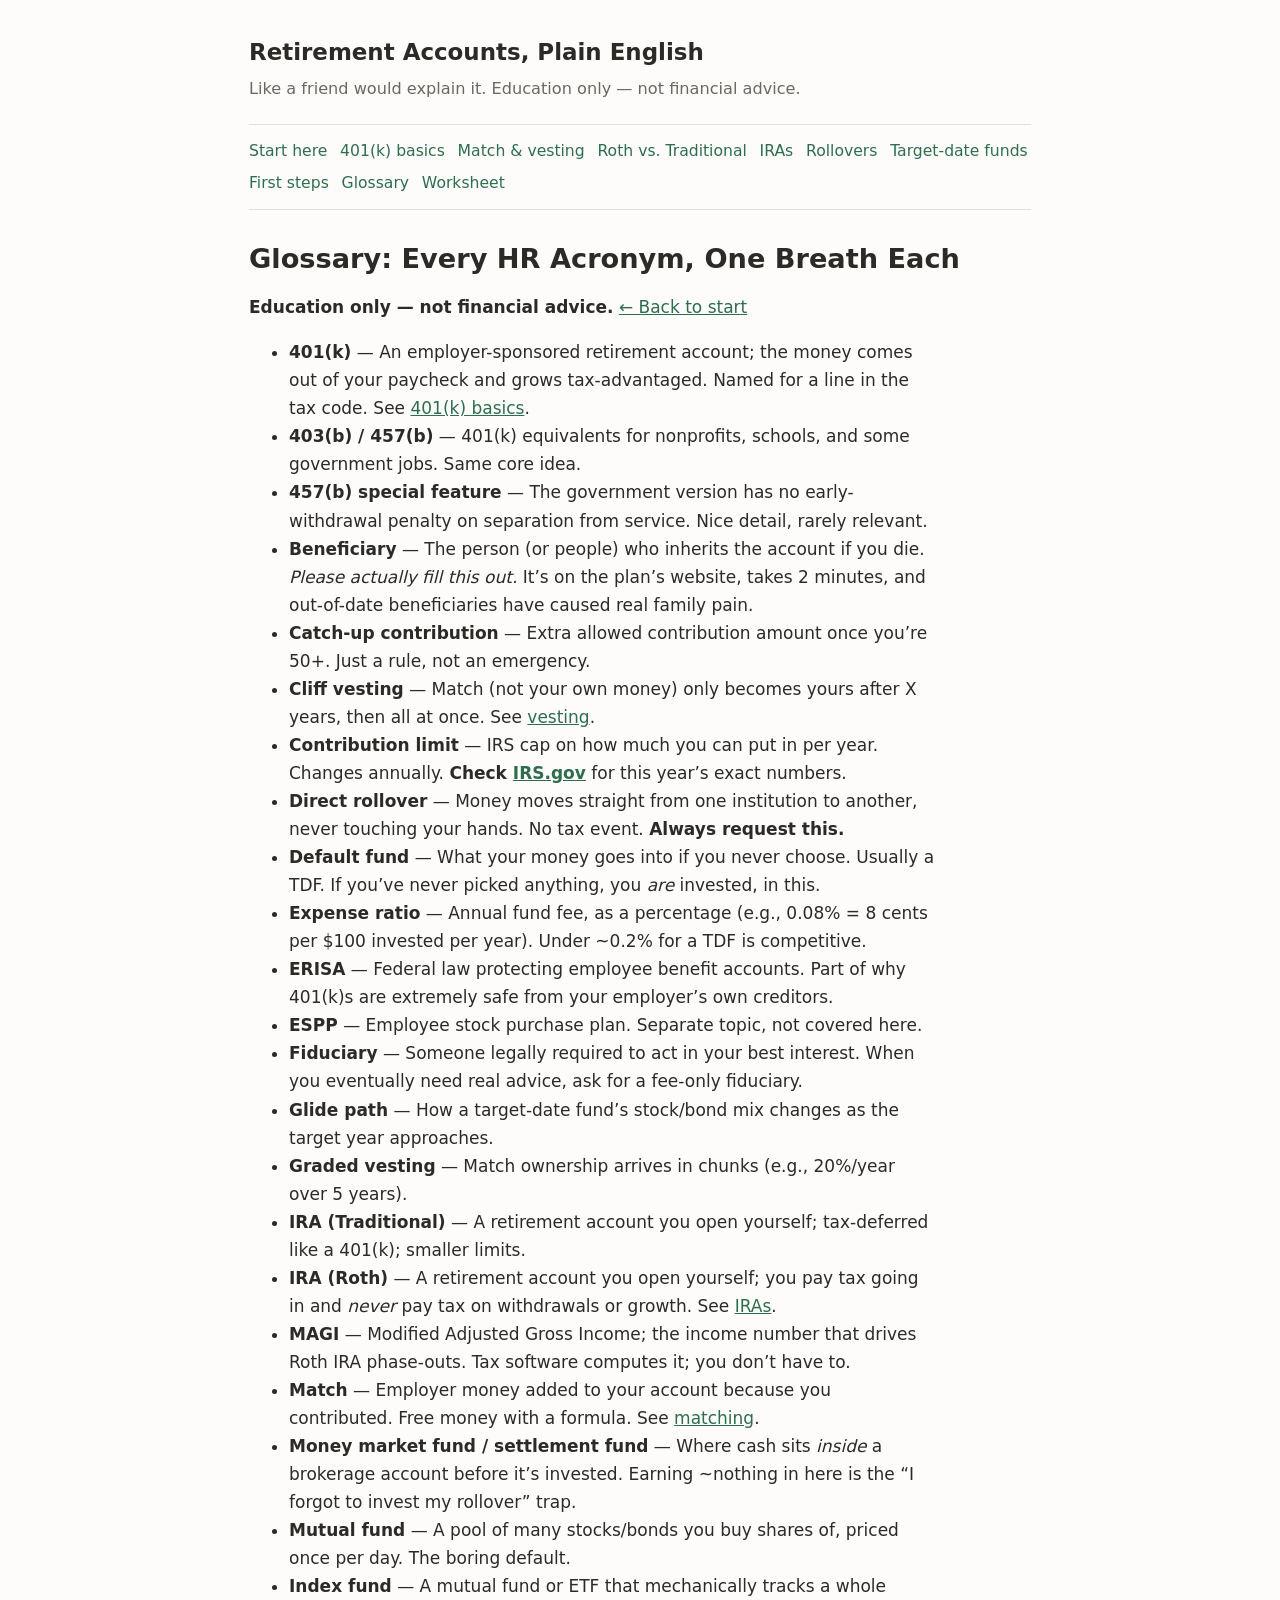
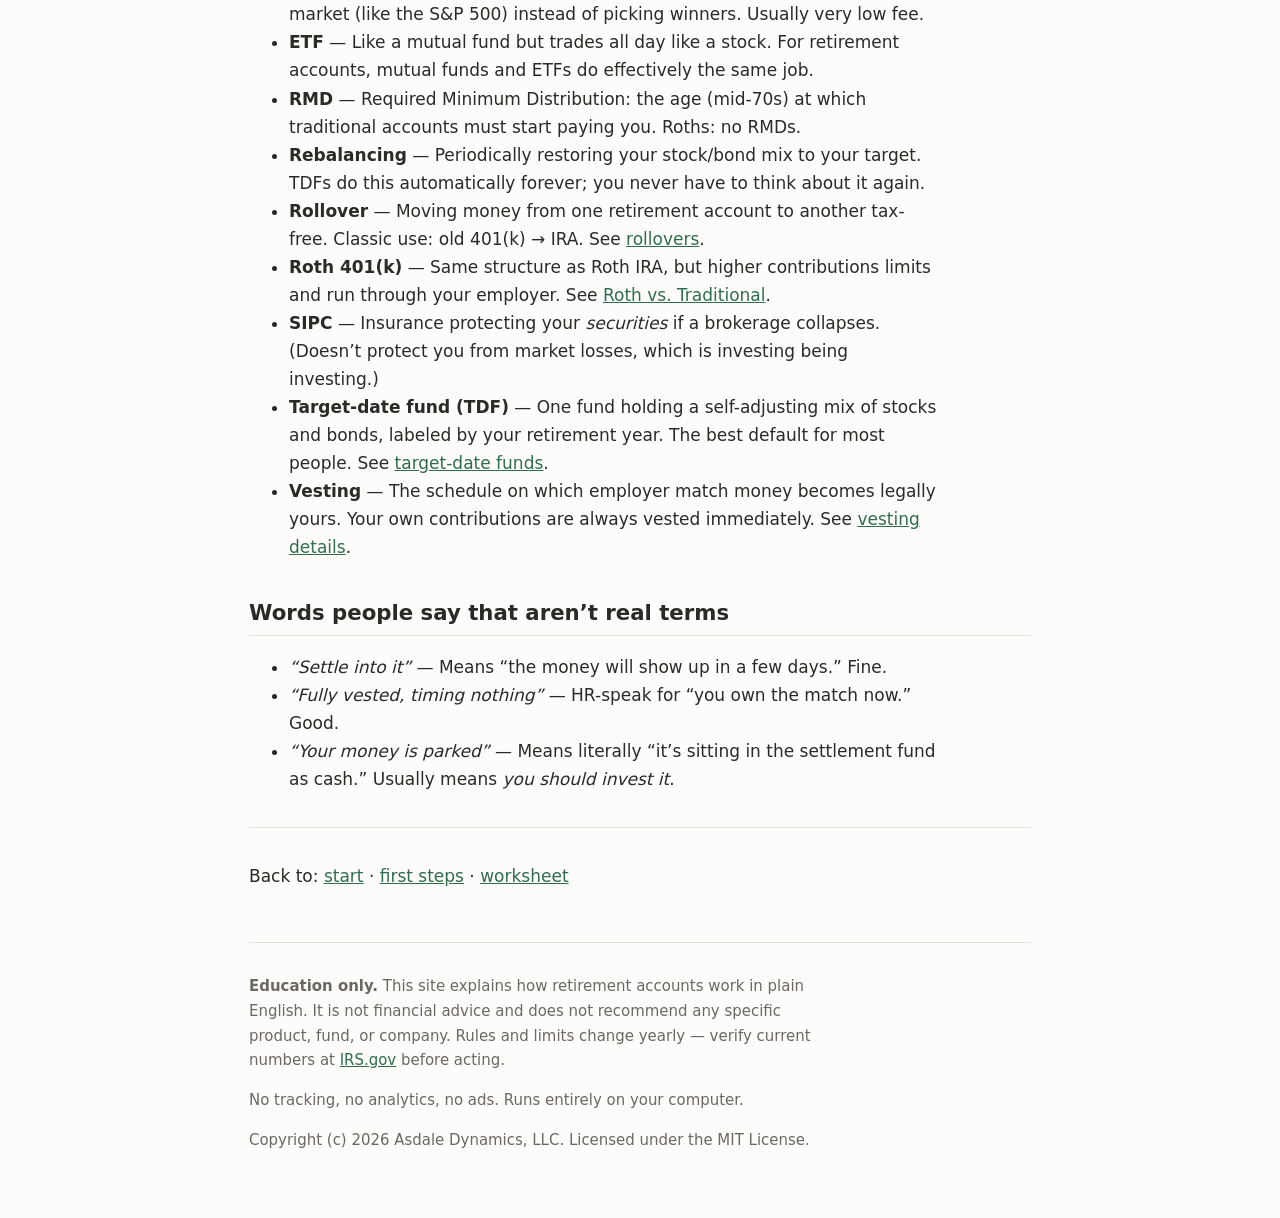
<file: site/glossary.html>
<!DOCTYPE html>
<html lang="en">
<head>
<meta charset="utf-8">
<meta name="viewport" content="width=device-width, initial-scale=1">
<title>Glossary — Retirement Accounts, Plain English</title>
<meta name="description" content="A friendly, plain-English explainer of 401(k)s, IRAs, Roth vs. Traditional, employer match, vesting, rollovers, and target-date funds. Education only, no tracking.">
<meta name="generator" content="pandoc">
<link rel="stylesheet" href="style.css">
</head>
<body>
<header class="site-header">
  <a class="home" href="index.html">Retirement Accounts, Plain English</a>
  <p class="tagline">Like a friend would explain it. Education only — not financial advice.</p>
</header>
<nav class="site-nav" aria-label="Guide contents">
  <a href="index.html">Start here</a>
  <a href="401k-basics.html">401(k) basics</a>
  <a href="employer-match-and-vesting.html">Match &amp; vesting</a>
  <a href="roth-vs-traditional.html">Roth vs. Traditional</a>
  <a href="iras.html">IRAs</a>
  <a href="rollovers.html">Rollovers</a>
  <a href="target-date-funds.html">Target-date funds</a>
  <a href="first-steps.html">First steps</a>
  <a href="glossary.html">Glossary</a>
  <a href="worksheet.html">Worksheet</a>
</nav>
<main>
<h1 id="glossary-every-hr-acronym-one-breath-each">Glossary: Every HR
Acronym, One Breath Each</h1>
<p><strong>Education only — not financial advice.</strong> <a
href="index.html">← Back to start</a></p>
<ul>
<li><strong>401(k)</strong> — An employer-sponsored retirement account;
the money comes out of your paycheck and grows tax-advantaged. Named for
a line in the tax code. See <a href="401k-basics.html">401(k)
basics</a>.</li>
<li><strong>403(b) / 457(b)</strong> — 401(k) equivalents for
nonprofits, schools, and some government jobs. Same core idea.</li>
<li><strong>457(b) special feature</strong> — The government version has
no early-withdrawal penalty on separation from service. Nice detail,
rarely relevant.</li>
<li><strong>Beneficiary</strong> — The person (or people) who inherits
the account if you die. <em>Please actually fill this out.</em> It’s on
the plan’s website, takes 2 minutes, and out-of-date beneficiaries have
caused real family pain.</li>
<li><strong>Catch-up contribution</strong> — Extra allowed contribution
amount once you’re 50+. Just a rule, not an emergency.</li>
<li><strong>Cliff vesting</strong> — Match (not your own money) only
becomes yours after X years, then all at once. See <a
href="employer-match-and-vesting.html">vesting</a>.</li>
<li><strong>Contribution limit</strong> — IRS cap on how much you can
put in per year. Changes annually. <strong>Check <a
href="https://www.irs.gov/retirement-plans">IRS.gov</a></strong> for
this year’s exact numbers.</li>
<li><strong>Direct rollover</strong> — Money moves straight from one
institution to another, never touching your hands. No tax event.
<strong>Always request this.</strong></li>
<li><strong>Default fund</strong> — What your money goes into if you
never choose. Usually a TDF. If you’ve never picked anything, you
<em>are</em> invested, in this.</li>
<li><strong>Expense ratio</strong> — Annual fund fee, as a percentage
(e.g., 0.08% = 8 cents per $100 invested per year). Under ~0.2% for a
TDF is competitive.</li>
<li><strong>ERISA</strong> — Federal law protecting employee benefit
accounts. Part of why 401(k)s are extremely safe from your employer’s
own creditors.</li>
<li><strong>ESPP</strong> — Employee stock purchase plan. Separate
topic, not covered here.</li>
<li><strong>Fiduciary</strong> — Someone legally required to act in your
best interest. When you eventually need real advice, ask for a fee-only
fiduciary.</li>
<li><strong>Glide path</strong> — How a target-date fund’s stock/bond
mix changes as the target year approaches.</li>
<li><strong>Graded vesting</strong> — Match ownership arrives in chunks
(e.g., 20%/year over 5 years).</li>
<li><strong>IRA (Traditional)</strong> — A retirement account you open
yourself; tax-deferred like a 401(k); smaller limits.</li>
<li><strong>IRA (Roth)</strong> — A retirement account you open
yourself; you pay tax going in and <em>never</em> pay tax on withdrawals
or growth. See <a href="iras.html">IRAs</a>.</li>
<li><strong>MAGI</strong> — Modified Adjusted Gross Income; the income
number that drives Roth IRA phase-outs. Tax software computes it; you
don’t have to.</li>
<li><strong>Match</strong> — Employer money added to your account
because you contributed. Free money with a formula. See <a
href="employer-match-and-vesting.html">matching</a>.</li>
<li><strong>Money market fund / settlement fund</strong> — Where cash
sits <em>inside</em> a brokerage account before it’s invested. Earning
~nothing in here is the “I forgot to invest my rollover” trap.</li>
<li><strong>Mutual fund</strong> — A pool of many stocks/bonds you buy
shares of, priced once per day. The boring default.</li>
<li><strong>Index fund</strong> — A mutual fund or ETF that mechanically
tracks a whole market (like the S&amp;P 500) instead of picking winners.
Usually very low fee.</li>
<li><strong>ETF</strong> — Like a mutual fund but trades all day like a
stock. For retirement accounts, mutual funds and ETFs do effectively the
same job.</li>
<li><strong>RMD</strong> — Required Minimum Distribution: the age
(mid-70s) at which traditional accounts must start paying you. Roths: no
RMDs.</li>
<li><strong>Rebalancing</strong> — Periodically restoring your
stock/bond mix to your target. TDFs do this automatically forever; you
never have to think about it again.</li>
<li><strong>Rollover</strong> — Moving money from one retirement account
to another tax-free. Classic use: old 401(k) → IRA. See <a
href="rollovers.html">rollovers</a>.</li>
<li><strong>Roth 401(k)</strong> — Same structure as Roth IRA, but
higher contributions limits and run through your employer. See <a
href="roth-vs-traditional.html">Roth vs. Traditional</a>.</li>
<li><strong>SIPC</strong> — Insurance protecting your
<em>securities</em> if a brokerage collapses. (Doesn’t protect you from
market losses, which is investing being investing.)</li>
<li><strong>Target-date fund (TDF)</strong> — One fund holding a
self-adjusting mix of stocks and bonds, labeled by your retirement year.
The best default for most people. See <a
href="target-date-funds.html">target-date funds</a>.</li>
<li><strong>Vesting</strong> — The schedule on which employer match
money becomes legally yours. Your own contributions are always vested
immediately. See <a href="employer-match-and-vesting.html">vesting
details</a>.</li>
</ul>
<h2 id="words-people-say-that-arent-real-terms">Words people say that
aren’t real terms</h2>
<ul>
<li><em>“Settle into it”</em> — Means “the money will show up in a few
days.” Fine.</li>
<li><em>“Fully vested, timing nothing”</em> — HR-speak for “you own the
match now.” Good.</li>
<li><em>“Your money is parked”</em> — Means literally “it’s sitting in
the settlement fund as cash.” Usually means <em>you should invest
it</em>.</li>
</ul>
<hr />
<p>Back to: <a href="index.html">start</a> · <a
href="first-steps.html">first steps</a> · <a
href="worksheet.html">worksheet</a></p>
</main>
<footer class="site-footer">
  <p><strong>Education only.</strong> This site explains how retirement accounts work in plain English. It is not financial advice and does not recommend any specific product, fund, or company. Rules and limits change yearly — verify current numbers at <a href="https://www.irs.gov/retirement-plans">IRS.gov</a> before acting.</p>
  <p>No tracking, no analytics, no ads. Runs entirely on your computer.</p>
  <p>Copyright (c) 2026 Asdale Dynamics, LLC. Licensed under the MIT License.</p>
</footer>
</body>
</html>
</file>
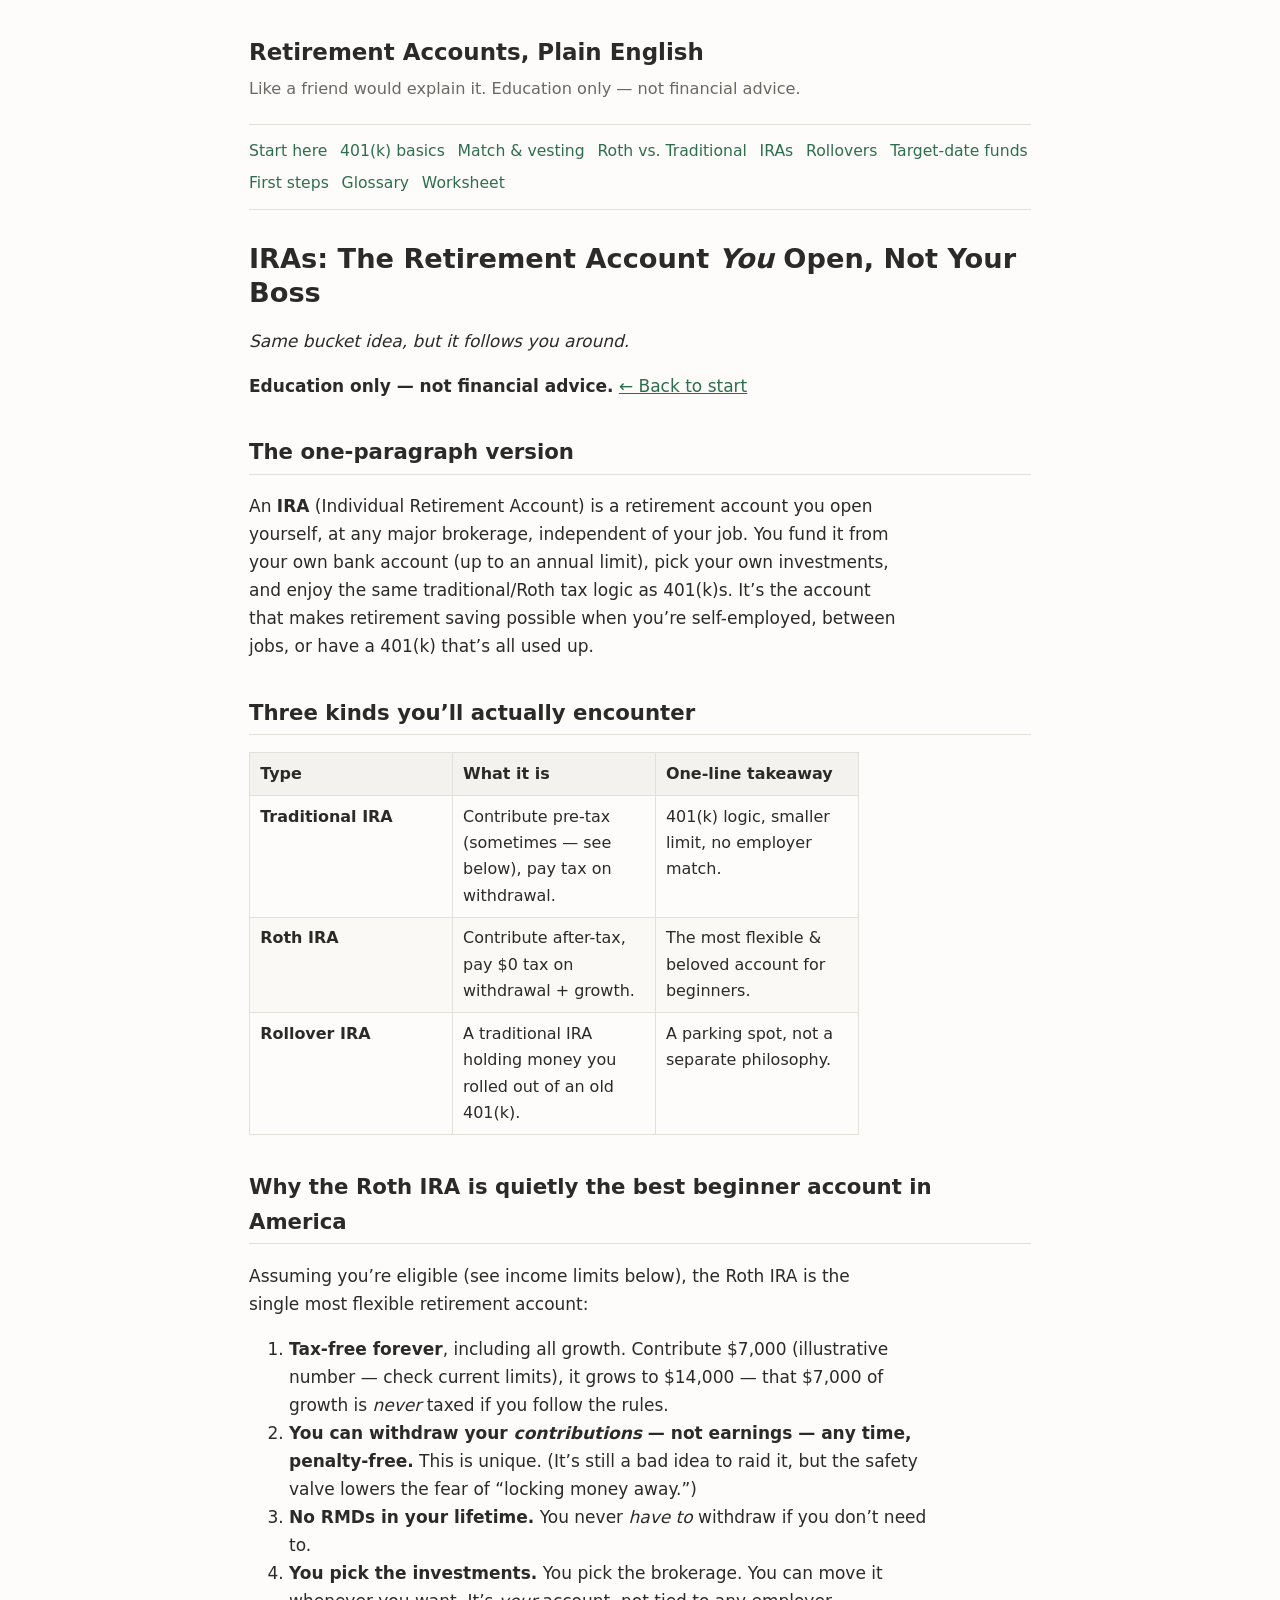
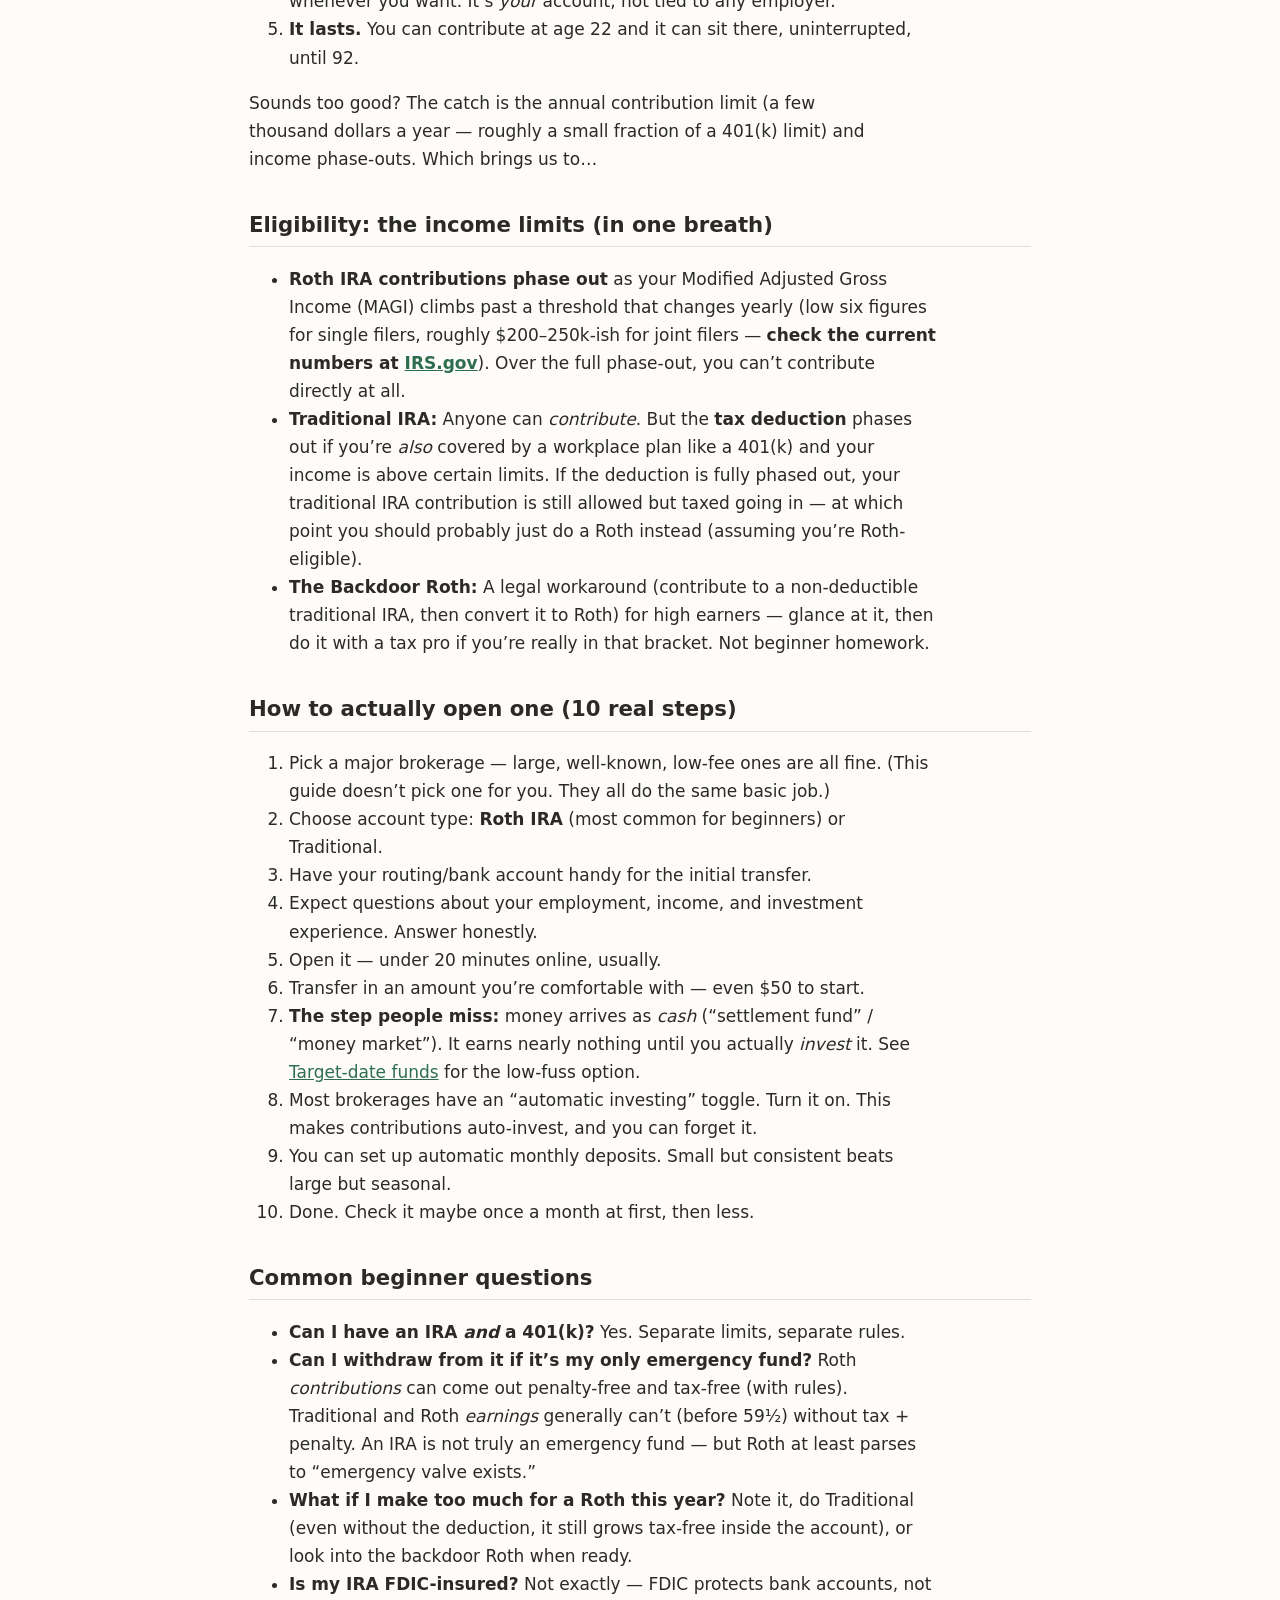
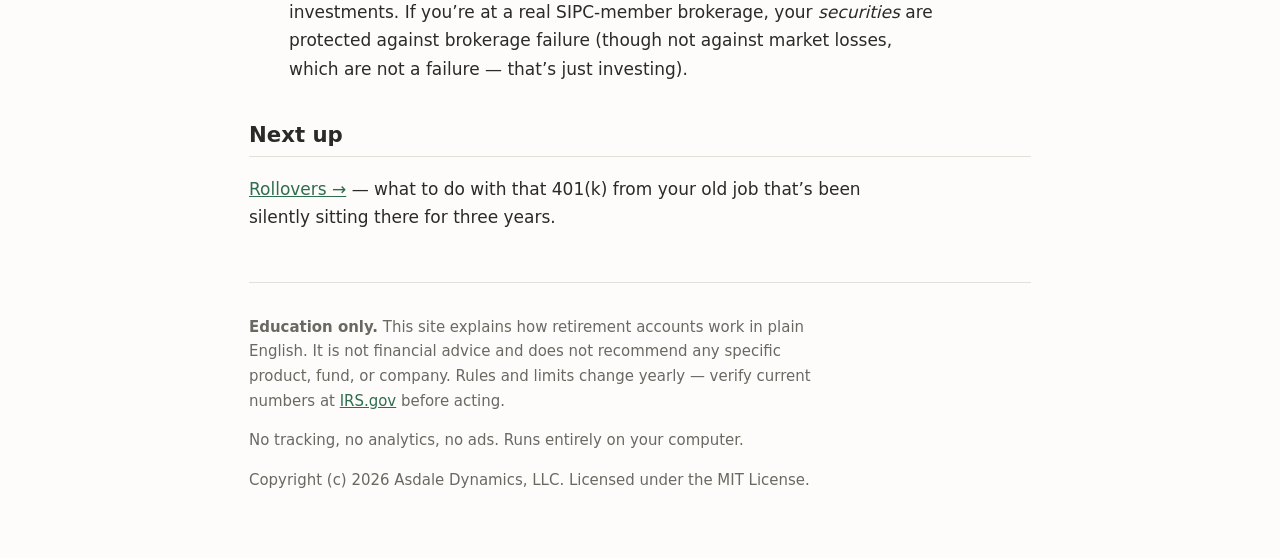
<file: site/iras.html>
<!DOCTYPE html>
<html lang="en">
<head>
<meta charset="utf-8">
<meta name="viewport" content="width=device-width, initial-scale=1">
<title>IRAs — Retirement Accounts, Plain English</title>
<meta name="description" content="A friendly, plain-English explainer of 401(k)s, IRAs, Roth vs. Traditional, employer match, vesting, rollovers, and target-date funds. Education only, no tracking.">
<meta name="generator" content="pandoc">
<link rel="stylesheet" href="style.css">
</head>
<body>
<header class="site-header">
  <a class="home" href="index.html">Retirement Accounts, Plain English</a>
  <p class="tagline">Like a friend would explain it. Education only — not financial advice.</p>
</header>
<nav class="site-nav" aria-label="Guide contents">
  <a href="index.html">Start here</a>
  <a href="401k-basics.html">401(k) basics</a>
  <a href="employer-match-and-vesting.html">Match &amp; vesting</a>
  <a href="roth-vs-traditional.html">Roth vs. Traditional</a>
  <a href="iras.html">IRAs</a>
  <a href="rollovers.html">Rollovers</a>
  <a href="target-date-funds.html">Target-date funds</a>
  <a href="first-steps.html">First steps</a>
  <a href="glossary.html">Glossary</a>
  <a href="worksheet.html">Worksheet</a>
</nav>
<main>
<h1 id="iras-the-retirement-account-you-open-not-your-boss">IRAs: The
Retirement Account <em>You</em> Open, Not Your Boss</h1>
<p><em>Same bucket idea, but it follows you around.</em></p>
<p><strong>Education only — not financial advice.</strong> <a
href="index.html">← Back to start</a></p>
<h2 id="the-one-paragraph-version">The one-paragraph version</h2>
<p>An <strong>IRA</strong> (Individual Retirement Account) is a
retirement account you open yourself, at any major brokerage,
independent of your job. You fund it from your own bank account (up to
an annual limit), pick your own investments, and enjoy the same
traditional/Roth tax logic as 401(k)s. It’s the account that makes
retirement saving possible when you’re self-employed, between jobs, or
have a 401(k) that’s all used up.</p>
<h2 id="three-kinds-youll-actually-encounter">Three kinds you’ll
actually encounter</h2>
<table>
<colgroup>
<col style="width: 33%" />
<col style="width: 33%" />
<col style="width: 33%" />
</colgroup>
<thead>
<tr>
<th>Type</th>
<th>What it is</th>
<th>One-line takeaway</th>
</tr>
</thead>
<tbody>
<tr>
<td><strong>Traditional IRA</strong></td>
<td>Contribute pre-tax (sometimes — see below), pay tax on
withdrawal.</td>
<td>401(k) logic, smaller limit, no employer match.</td>
</tr>
<tr>
<td><strong>Roth IRA</strong></td>
<td>Contribute after-tax, pay $0 tax on withdrawal + growth.</td>
<td>The most flexible &amp; beloved account for beginners.</td>
</tr>
<tr>
<td><strong>Rollover IRA</strong></td>
<td>A traditional IRA holding money you rolled out of an old
401(k).</td>
<td>A parking spot, not a separate philosophy.</td>
</tr>
</tbody>
</table>
<h2
id="why-the-roth-ira-is-quietly-the-best-beginner-account-in-america">Why
the Roth IRA is quietly the best beginner account in America</h2>
<p>Assuming you’re eligible (see income limits below), the Roth IRA is
the single most flexible retirement account:</p>
<ol type="1">
<li><strong>Tax-free forever</strong>, including all growth. Contribute
$7,000 (illustrative number — check current limits), it grows to $14,000
— that $7,000 of growth is <em>never</em> taxed if you follow the
rules.</li>
<li><strong>You can withdraw your <em>contributions</em> — not earnings
— any time, penalty-free.</strong> This is unique. (It’s still a bad
idea to raid it, but the safety valve lowers the fear of “locking money
away.”)</li>
<li><strong>No RMDs in your lifetime.</strong> You never <em>have
to</em> withdraw if you don’t need to.</li>
<li><strong>You pick the investments.</strong> You pick the brokerage.
You can move it whenever you want. It’s <em>your</em> account, not tied
to any employer.</li>
<li><strong>It lasts.</strong> You can contribute at age 22 and it can
sit there, uninterrupted, until 92.</li>
</ol>
<p>Sounds too good? The catch is the annual contribution limit (a few
thousand dollars a year — roughly a small fraction of a 401(k) limit)
and income phase-outs. Which brings us to…</p>
<h2 id="eligibility-the-income-limits-in-one-breath">Eligibility: the
income limits (in one breath)</h2>
<ul>
<li><strong>Roth IRA contributions phase out</strong> as your Modified
Adjusted Gross Income (MAGI) climbs past a threshold that changes yearly
(low six figures for single filers, roughly $200–250k-ish for joint
filers — <strong>check the current numbers at <a
href="https://www.irs.gov/retirement-plans/amount-of-roth-ira-contributions-you-can-make-based-on-income">IRS.gov</a></strong>).
Over the full phase-out, you can’t contribute directly at all.</li>
<li><strong>Traditional IRA:</strong> Anyone can <em>contribute</em>.
But the <strong>tax deduction</strong> phases out if you’re
<em>also</em> covered by a workplace plan like a 401(k) and your income
is above certain limits. If the deduction is fully phased out, your
traditional IRA contribution is still allowed but taxed going in — at
which point you should probably just do a Roth instead (assuming you’re
Roth-eligible).</li>
<li><strong>The Backdoor Roth:</strong> A legal workaround (contribute
to a non-deductible traditional IRA, then convert it to Roth) for high
earners — glance at it, then do it with a tax pro if you’re really in
that bracket. Not beginner homework.</li>
</ul>
<h2 id="how-to-actually-open-one-10-real-steps">How to actually open one
(10 real steps)</h2>
<ol type="1">
<li>Pick a major brokerage — large, well-known, low-fee ones are all
fine. (This guide doesn’t pick one for you. They all do the same basic
job.)</li>
<li>Choose account type: <strong>Roth IRA</strong> (most common for
beginners) or Traditional.</li>
<li>Have your routing/bank account handy for the initial transfer.</li>
<li>Expect questions about your employment, income, and investment
experience. Answer honestly.</li>
<li>Open it — under 20 minutes online, usually.</li>
<li>Transfer in an amount you’re comfortable with — even $50 to
start.</li>
<li><strong>The step people miss:</strong> money arrives as
<em>cash</em> (“settlement fund” / “money market”). It earns nearly
nothing until you actually <em>invest</em> it. See <a
href="target-date-funds.html">Target-date funds</a> for the low-fuss
option.</li>
<li>Most brokerages have an “automatic investing” toggle. Turn it on.
This makes contributions auto-invest, and you can forget it.</li>
<li>You can set up automatic monthly deposits. Small but consistent
beats large but seasonal.</li>
<li>Done. Check it maybe once a month at first, then less.</li>
</ol>
<h2 id="common-beginner-questions">Common beginner questions</h2>
<ul>
<li><strong>Can I have an IRA <em>and</em> a 401(k)?</strong> Yes.
Separate limits, separate rules.</li>
<li><strong>Can I withdraw from it if it’s my only emergency
fund?</strong> Roth <em>contributions</em> can come out penalty-free and
tax-free (with rules). Traditional and Roth <em>earnings</em> generally
can’t (before 59½) without tax + penalty. An IRA is not truly an
emergency fund — but Roth at least parses to “emergency valve
exists.”</li>
<li><strong>What if I make too much for a Roth this year?</strong> Note
it, do Traditional (even without the deduction, it still grows tax-free
inside the account), or look into the backdoor Roth when ready.</li>
<li><strong>Is my IRA FDIC-insured?</strong> Not exactly — FDIC protects
bank accounts, not investments. If you’re at a real SIPC-member
brokerage, your <em>securities</em> are protected against brokerage
failure (though not against market losses, which are not a failure —
that’s just investing).</li>
</ul>
<h2 id="next-up">Next up</h2>
<p><a href="rollovers.html">Rollovers →</a> — what to do with that 401(k)
from your old job that’s been silently sitting there for three
years.</p>
</main>
<footer class="site-footer">
  <p><strong>Education only.</strong> This site explains how retirement accounts work in plain English. It is not financial advice and does not recommend any specific product, fund, or company. Rules and limits change yearly — verify current numbers at <a href="https://www.irs.gov/retirement-plans">IRS.gov</a> before acting.</p>
  <p>No tracking, no analytics, no ads. Runs entirely on your computer.</p>
  <p>Copyright (c) 2026 Asdale Dynamics, LLC. Licensed under the MIT License.</p>
</footer>
</body>
</html>
</file>
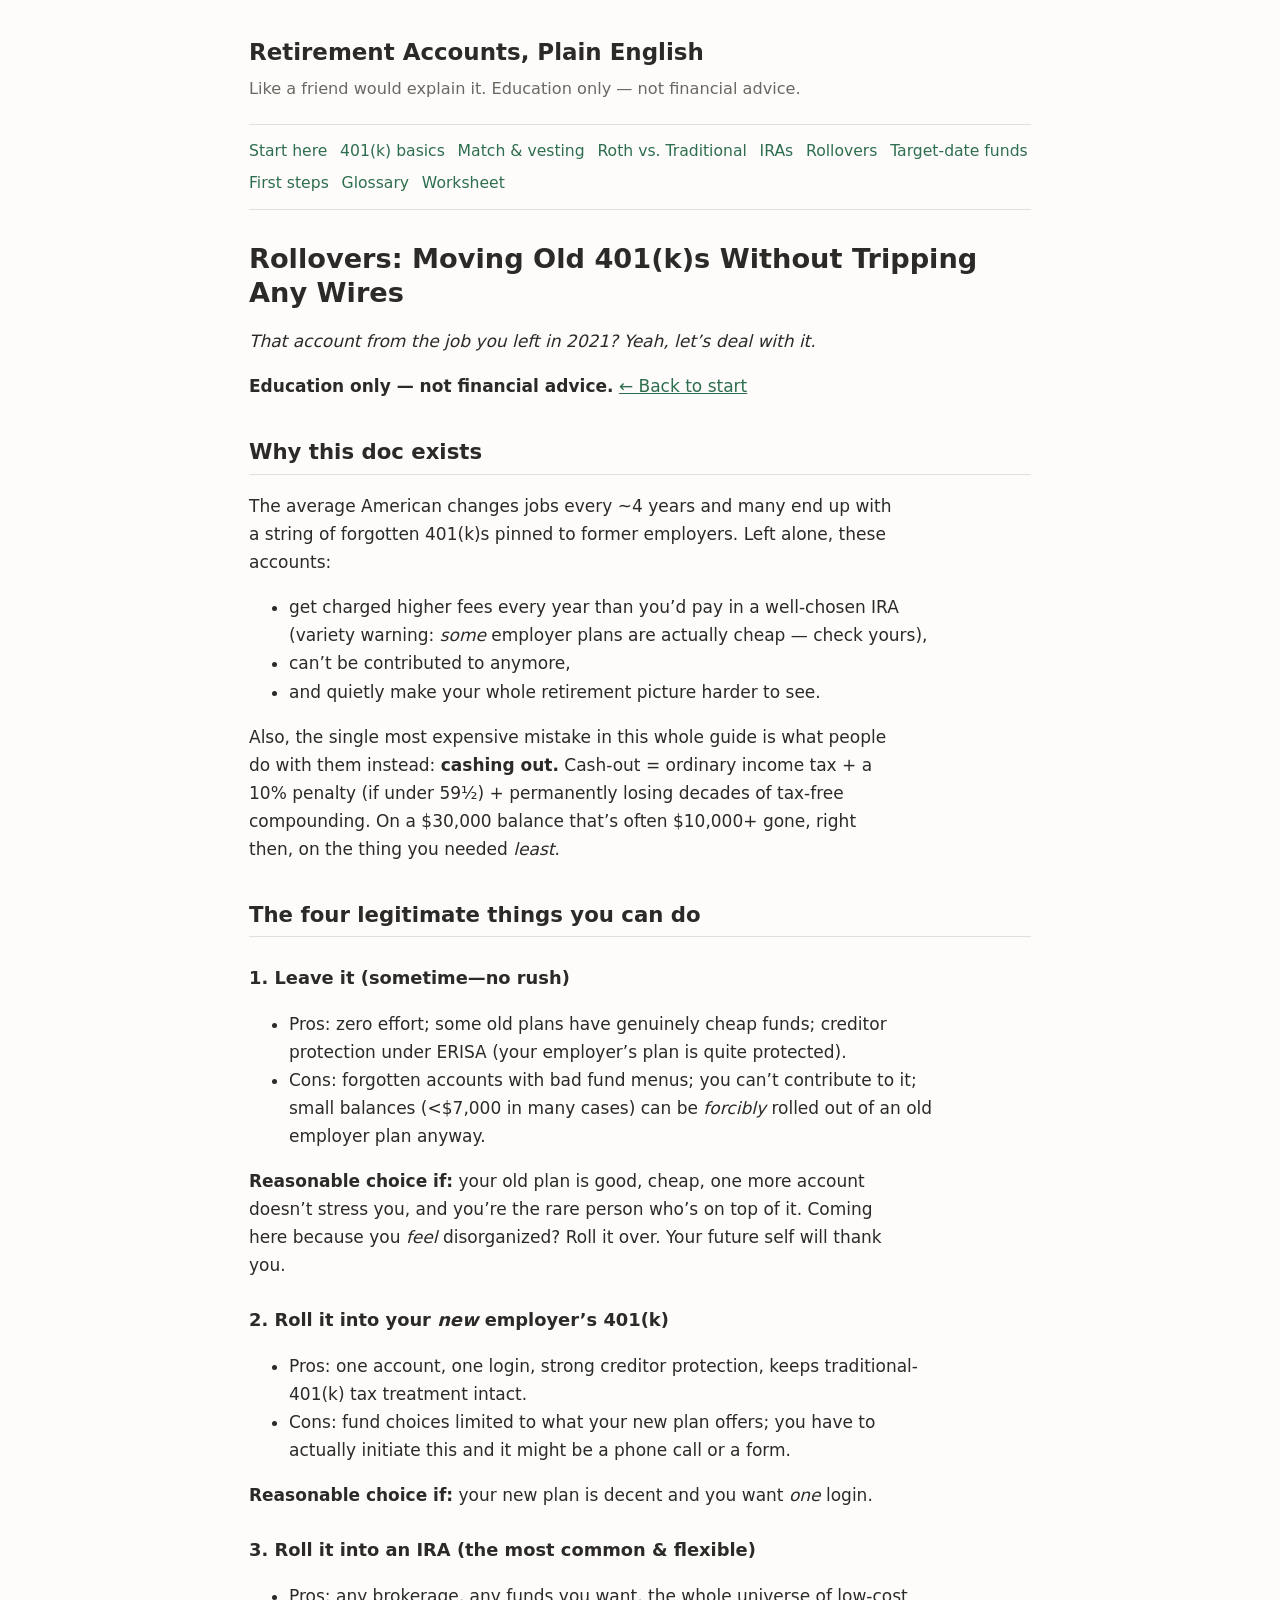
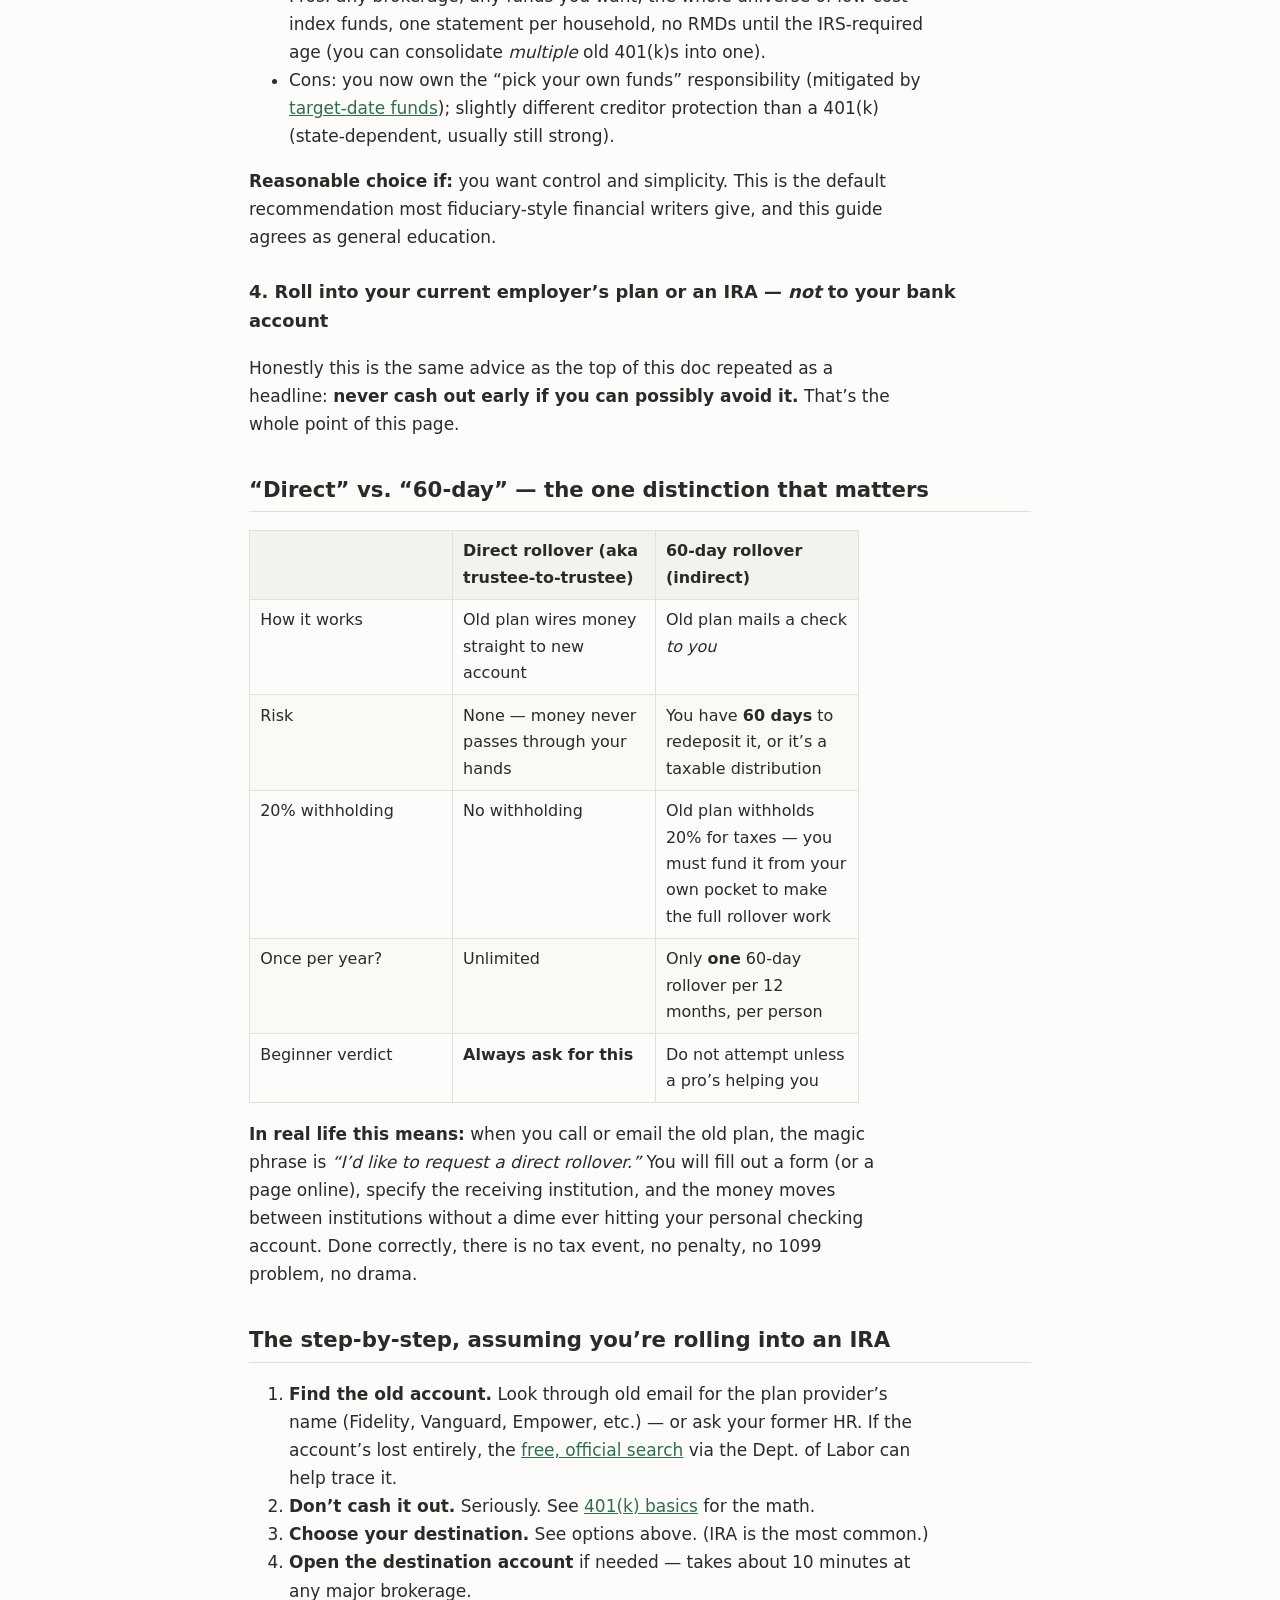
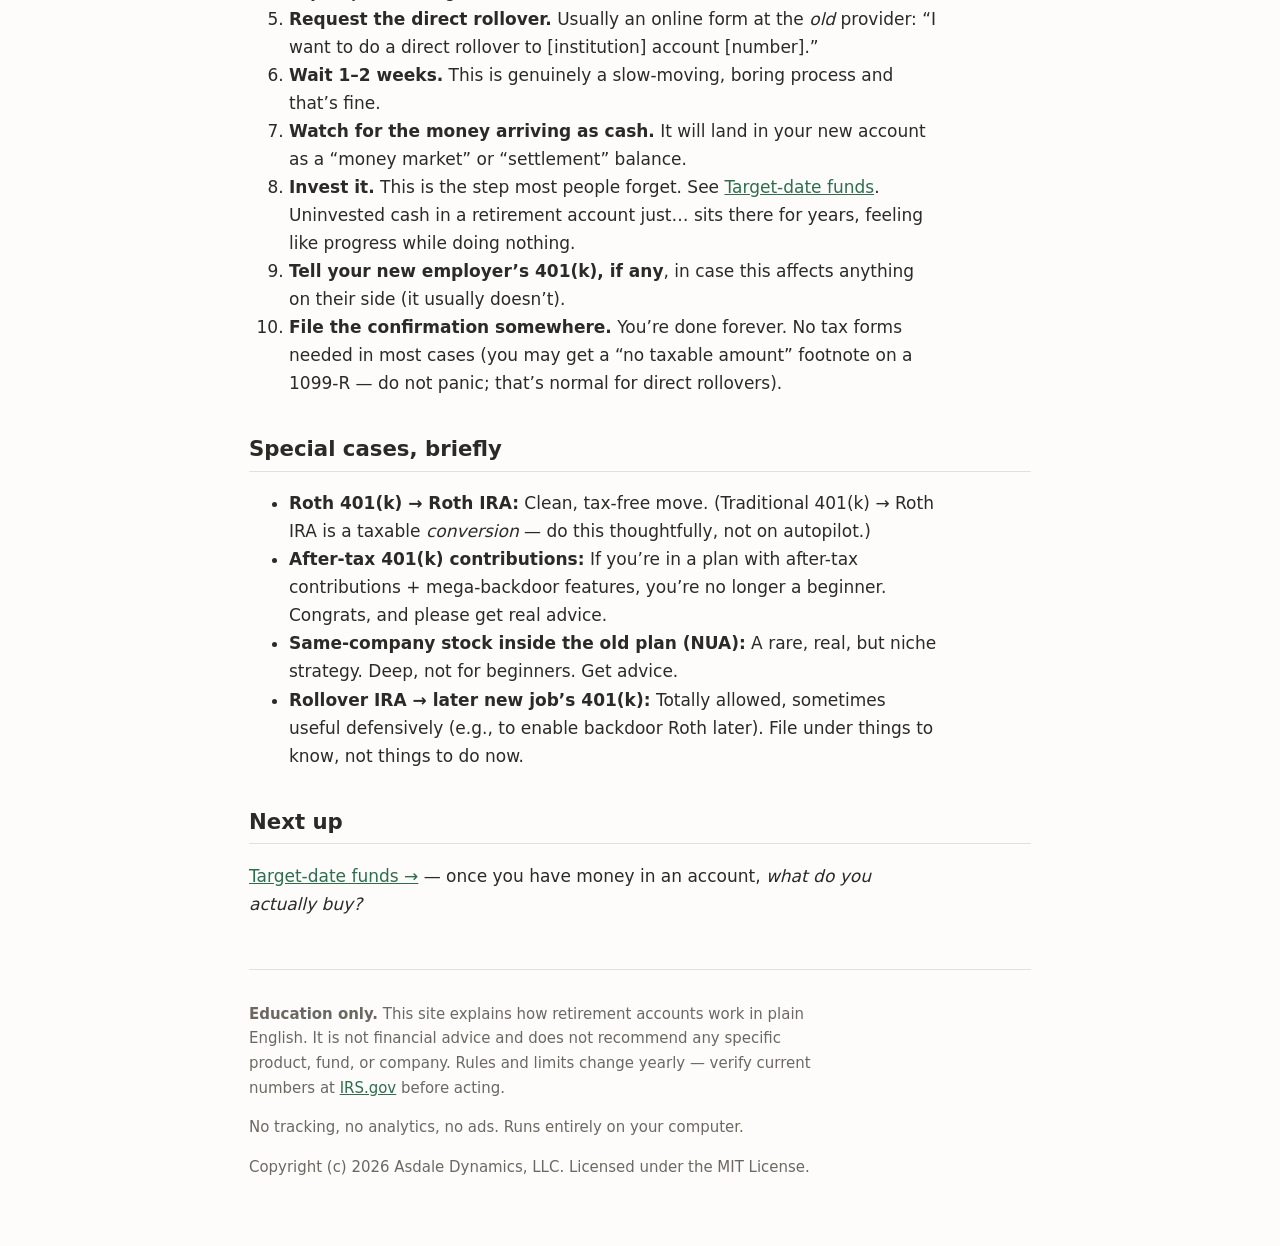
<file: site/rollovers.html>
<!DOCTYPE html>
<html lang="en">
<head>
<meta charset="utf-8">
<meta name="viewport" content="width=device-width, initial-scale=1">
<title>Rollovers — Retirement Accounts, Plain English</title>
<meta name="description" content="A friendly, plain-English explainer of 401(k)s, IRAs, Roth vs. Traditional, employer match, vesting, rollovers, and target-date funds. Education only, no tracking.">
<meta name="generator" content="pandoc">
<link rel="stylesheet" href="style.css">
</head>
<body>
<header class="site-header">
  <a class="home" href="index.html">Retirement Accounts, Plain English</a>
  <p class="tagline">Like a friend would explain it. Education only — not financial advice.</p>
</header>
<nav class="site-nav" aria-label="Guide contents">
  <a href="index.html">Start here</a>
  <a href="401k-basics.html">401(k) basics</a>
  <a href="employer-match-and-vesting.html">Match &amp; vesting</a>
  <a href="roth-vs-traditional.html">Roth vs. Traditional</a>
  <a href="iras.html">IRAs</a>
  <a href="rollovers.html">Rollovers</a>
  <a href="target-date-funds.html">Target-date funds</a>
  <a href="first-steps.html">First steps</a>
  <a href="glossary.html">Glossary</a>
  <a href="worksheet.html">Worksheet</a>
</nav>
<main>
<h1
id="rollovers-moving-old-401ks-without-tripping-any-wires">Rollovers:
Moving Old 401(k)s Without Tripping Any Wires</h1>
<p><em>That account from the job you left in 2021? Yeah, let’s deal with
it.</em></p>
<p><strong>Education only — not financial advice.</strong> <a
href="index.html">← Back to start</a></p>
<h2 id="why-this-doc-exists">Why this doc exists</h2>
<p>The average American changes jobs every ~4 years and many end up with
a string of forgotten 401(k)s pinned to former employers. Left alone,
these accounts:</p>
<ul>
<li>get charged higher fees every year than you’d pay in a well-chosen
IRA (variety warning: <em>some</em> employer plans are actually cheap —
check yours),</li>
<li>can’t be contributed to anymore,</li>
<li>and quietly make your whole retirement picture harder to see.</li>
</ul>
<p>Also, the single most expensive mistake in this whole guide is what
people do with them instead: <strong>cashing out.</strong> Cash-out =
ordinary income tax + a 10% penalty (if under 59½) + permanently losing
decades of tax-free compounding. On a $30,000 balance that’s often
$10,000+ gone, right then, on the thing you needed <em>least</em>.</p>
<h2 id="the-four-legitimate-things-you-can-do">The four legitimate
things you can do</h2>
<h3 id="leave-it-sometimeno-rush">1. Leave it (sometime—no rush)</h3>
<ul>
<li>Pros: zero effort; some old plans have genuinely cheap funds;
creditor protection under ERISA (your employer’s plan is quite
protected).</li>
<li>Cons: forgotten accounts with bad fund menus; you can’t contribute
to it; small balances (&lt;$7,000 in many cases) can be
<em>forcibly</em> rolled out of an old employer plan anyway.</li>
</ul>
<p><strong>Reasonable choice if:</strong> your old plan is good, cheap,
one more account doesn’t stress you, and you’re the rare person who’s on
top of it. Coming here because you <em>feel</em> disorganized? Roll it
over. Your future self will thank you.</p>
<h3 id="roll-it-into-your-new-employers-401k">2. Roll it into your
<em>new</em> employer’s 401(k)</h3>
<ul>
<li>Pros: one account, one login, strong creditor protection, keeps
traditional-401(k) tax treatment intact.</li>
<li>Cons: fund choices limited to what your new plan offers; you have to
actually initiate this and it might be a phone call or a form.</li>
</ul>
<p><strong>Reasonable choice if:</strong> your new plan is decent and
you want <em>one</em> login.</p>
<h3 id="roll-it-into-an-ira-the-most-common-flexible">3. Roll it into an
IRA (the most common &amp; flexible)</h3>
<ul>
<li>Pros: any brokerage, any funds you want, the whole universe of
low-cost index funds, one statement per household, no RMDs until the
IRS-required age (you can consolidate <em>multiple</em> old 401(k)s into
one).</li>
<li>Cons: you now own the “pick your own funds” responsibility
(mitigated by <a href="target-date-funds.html">target-date funds</a>);
slightly different creditor protection than a 401(k) (state-dependent,
usually still strong).</li>
</ul>
<p><strong>Reasonable choice if:</strong> you want control and
simplicity. This is the default recommendation most fiduciary-style
financial writers give, and this guide agrees as general education.</p>
<h3
id="roll-into-your-current-employers-plan-or-an-ira-not-to-your-bank-account">4.
Roll into your current employer’s plan or an IRA — <em>not</em> to your
bank account</h3>
<p>Honestly this is the same advice as the top of this doc repeated as a
headline: <strong>never cash out early if you can possibly avoid
it.</strong> That’s the whole point of this page.</p>
<h2 id="direct-vs.-60-day-the-one-distinction-that-matters">“Direct”
vs. “60-day” — the one distinction that matters</h2>
<table>
<colgroup>
<col style="width: 33%" />
<col style="width: 33%" />
<col style="width: 33%" />
</colgroup>
<thead>
<tr>
<th></th>
<th><strong>Direct rollover</strong> (aka trustee-to-trustee)</th>
<th><strong>60-day rollover</strong> (indirect)</th>
</tr>
</thead>
<tbody>
<tr>
<td>How it works</td>
<td>Old plan wires money straight to new account</td>
<td>Old plan mails a check <em>to you</em></td>
</tr>
<tr>
<td>Risk</td>
<td>None — money never passes through your hands</td>
<td>You have <strong>60 days</strong> to redeposit it, or it’s a taxable
distribution</td>
</tr>
<tr>
<td>20% withholding</td>
<td>No withholding</td>
<td>Old plan withholds 20% for taxes — you must fund it from your own
pocket to make the full rollover work</td>
</tr>
<tr>
<td>Once per year?</td>
<td>Unlimited</td>
<td>Only <strong>one</strong> 60-day rollover per 12 months, per
person</td>
</tr>
<tr>
<td>Beginner verdict</td>
<td><strong>Always ask for this</strong></td>
<td>Do not attempt unless a pro’s helping you</td>
</tr>
</tbody>
</table>
<p><strong>In real life this means:</strong> when you call or email the
old plan, the magic phrase is <em>“I’d like to request a direct
rollover.”</em> You will fill out a form (or a page online), specify the
receiving institution, and the money moves between institutions without
a dime ever hitting your personal checking account. Done correctly,
there is no tax event, no penalty, no 1099 problem, no drama.</p>
<h2 id="the-step-by-step-assuming-youre-rolling-into-an-ira">The
step-by-step, assuming you’re rolling into an IRA</h2>
<ol type="1">
<li><strong>Find the old account.</strong> Look through old email for
the plan provider’s name (Fidelity, Vanguard, Empower, etc.) — or ask
your former HR. If the account’s lost entirely, the <a
href="https://www.dol.gov/agencies/ebsa/about-ebsa/our-activities/resource-center/faqs/abandoned-plans">free,
official search</a> via the Dept. of Labor can help trace it.</li>
<li><strong>Don’t cash it out.</strong> Seriously. See <a
href="401k-basics.html">401(k) basics</a> for the math.</li>
<li><strong>Choose your destination.</strong> See options above. (IRA is
the most common.)</li>
<li><strong>Open the destination account</strong> if needed — takes
about 10 minutes at any major brokerage.</li>
<li><strong>Request the direct rollover.</strong> Usually an online form
at the <em>old</em> provider: “I want to do a direct rollover to
[institution] account [number].”</li>
<li><strong>Wait 1–2 weeks.</strong> This is genuinely a slow-moving,
boring process and that’s fine.</li>
<li><strong>Watch for the money arriving as cash.</strong> It will land
in your new account as a “money market” or “settlement” balance.</li>
<li><strong>Invest it.</strong> This is the step most people forget. See
<a href="target-date-funds.html">Target-date funds</a>. Uninvested cash in
a retirement account just… sits there for years, feeling like progress
while doing nothing.</li>
<li><strong>Tell your new employer’s 401(k), if any</strong>, in case
this affects anything on their side (it usually doesn’t).</li>
<li><strong>File the confirmation somewhere.</strong> You’re done
forever. No tax forms needed in most cases (you may get a “no taxable
amount” footnote on a 1099-R — do not panic; that’s normal for direct
rollovers).</li>
</ol>
<h2 id="special-cases-briefly">Special cases, briefly</h2>
<ul>
<li><strong>Roth 401(k) → Roth IRA:</strong> Clean, tax-free move.
(Traditional 401(k) → Roth IRA is a taxable <em>conversion</em> — do
this thoughtfully, not on autopilot.)</li>
<li><strong>After-tax 401(k) contributions:</strong> If you’re in a plan
with after-tax contributions + mega-backdoor features, you’re no longer
a beginner. Congrats, and please get real advice.</li>
<li><strong>Same-company stock inside the old plan (NUA):</strong> A
rare, real, but niche strategy. Deep, not for beginners. Get
advice.</li>
<li><strong>Rollover IRA → later new job’s 401(k):</strong> Totally
allowed, sometimes useful defensively (e.g., to enable backdoor Roth
later). File under things to know, not things to do now.</li>
</ul>
<h2 id="next-up">Next up</h2>
<p><a href="target-date-funds.html">Target-date funds →</a> — once you
have money in an account, <em>what do you actually buy?</em></p>
</main>
<footer class="site-footer">
  <p><strong>Education only.</strong> This site explains how retirement accounts work in plain English. It is not financial advice and does not recommend any specific product, fund, or company. Rules and limits change yearly — verify current numbers at <a href="https://www.irs.gov/retirement-plans">IRS.gov</a> before acting.</p>
  <p>No tracking, no analytics, no ads. Runs entirely on your computer.</p>
  <p>Copyright (c) 2026 Asdale Dynamics, LLC. Licensed under the MIT License.</p>
</footer>
</body>
</html>
</file>
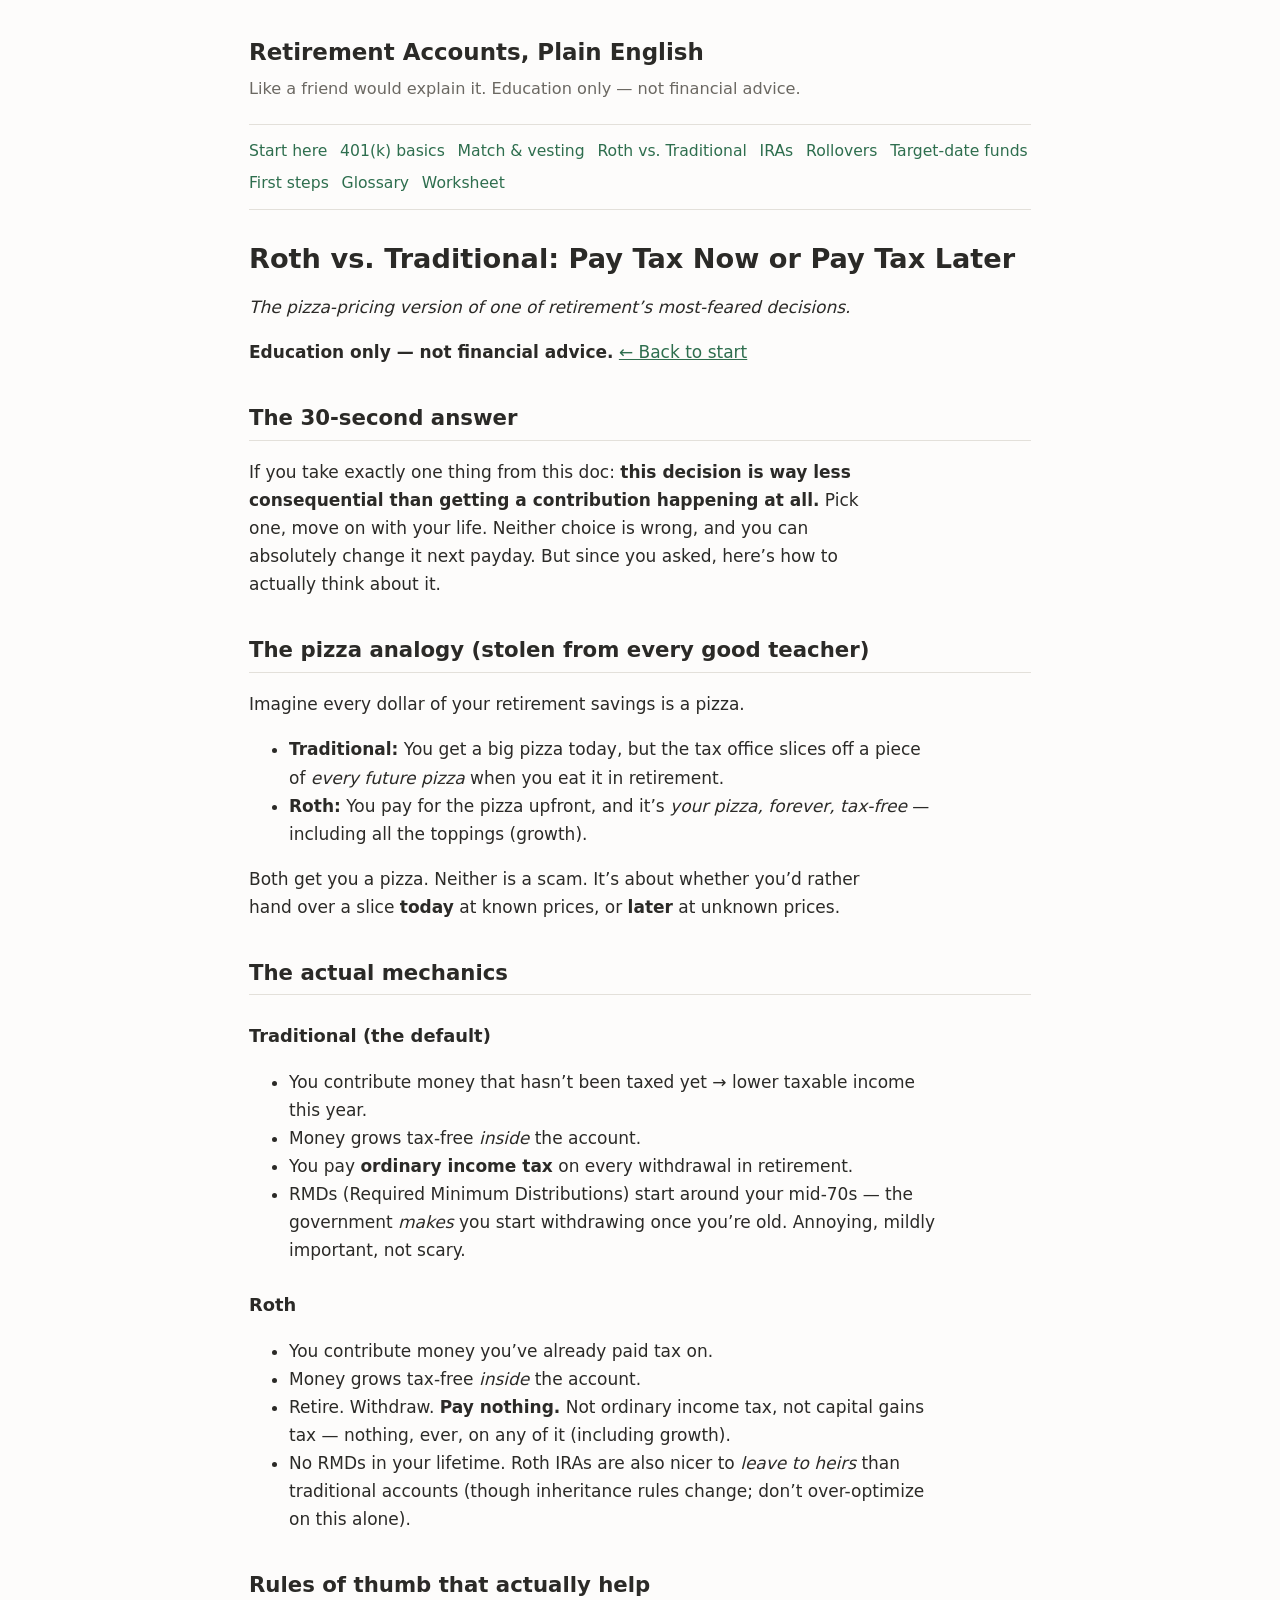
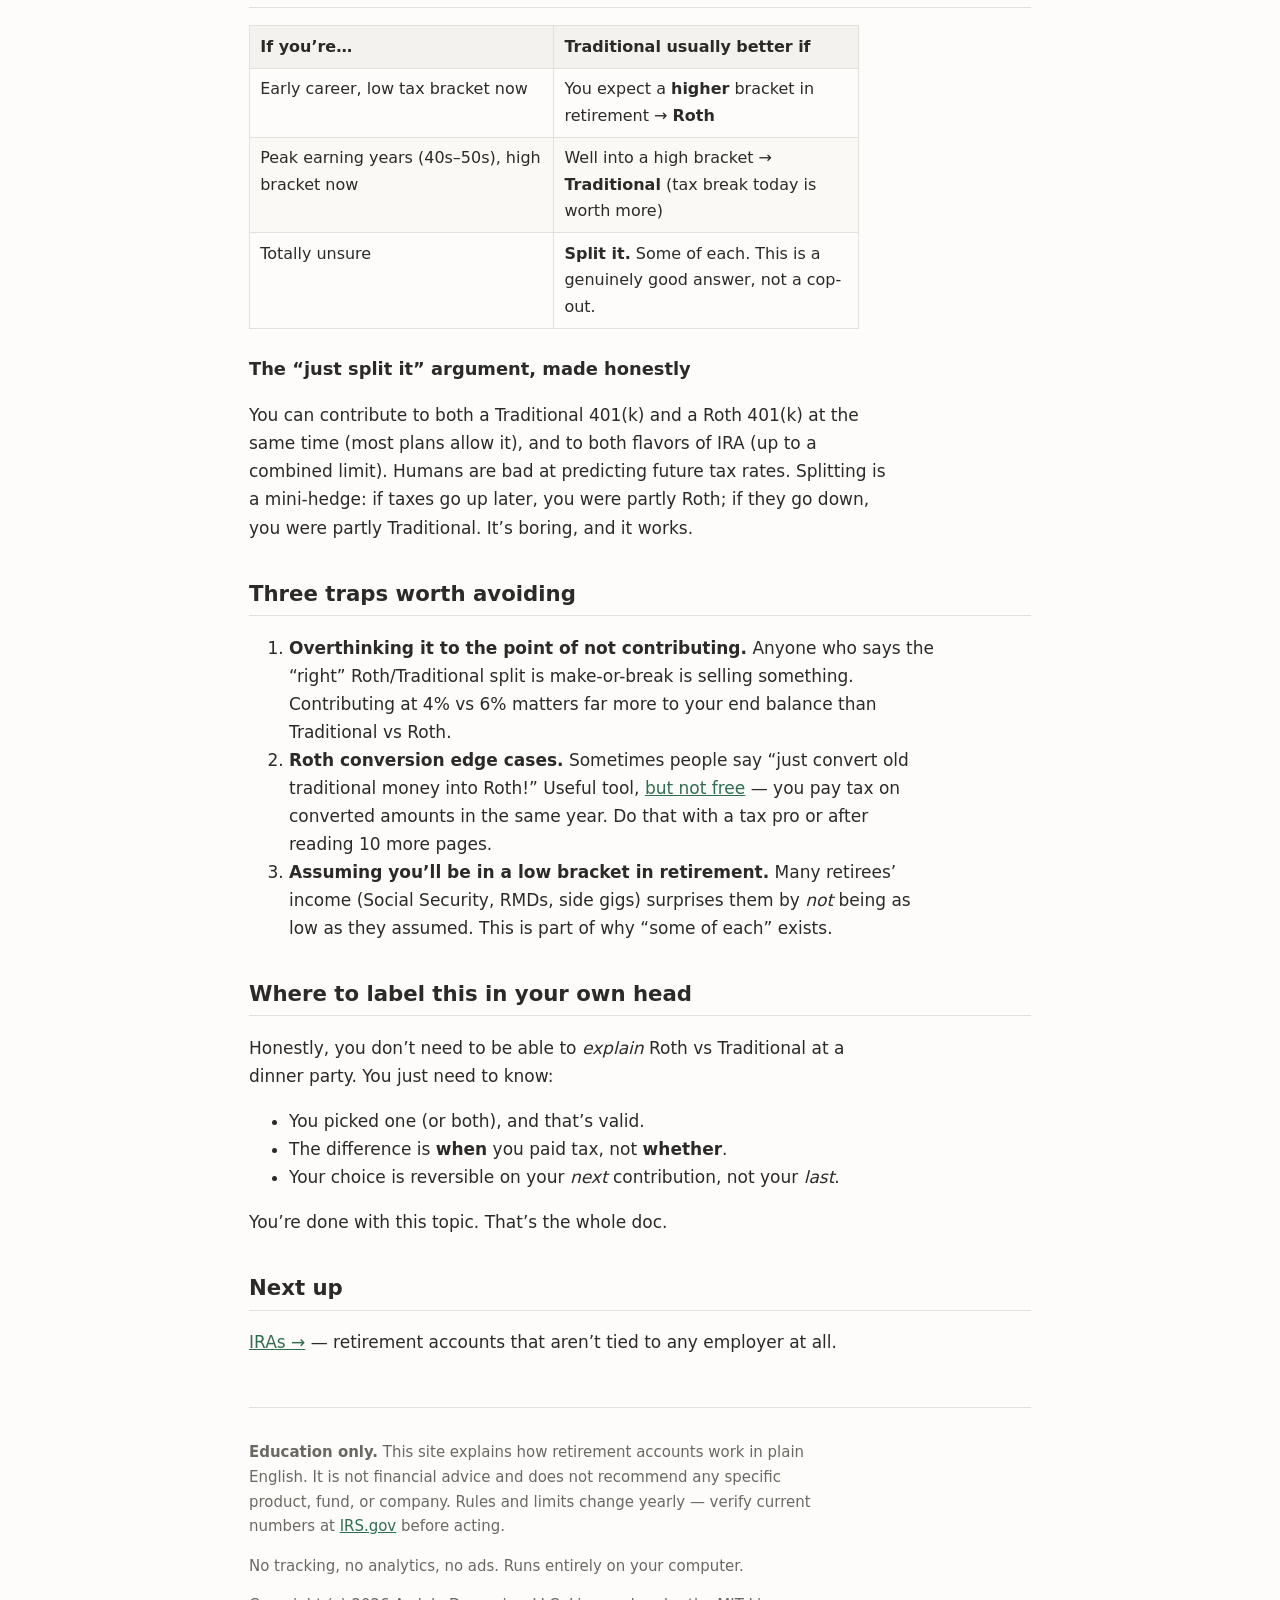
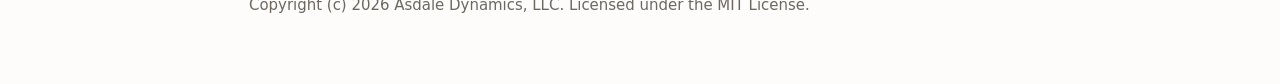
<file: site/roth-vs-traditional.html>
<!DOCTYPE html>
<html lang="en">
<head>
<meta charset="utf-8">
<meta name="viewport" content="width=device-width, initial-scale=1">
<title>Roth vs. Traditional — Retirement Accounts, Plain English</title>
<meta name="description" content="A friendly, plain-English explainer of 401(k)s, IRAs, Roth vs. Traditional, employer match, vesting, rollovers, and target-date funds. Education only, no tracking.">
<meta name="generator" content="pandoc">
<link rel="stylesheet" href="style.css">
</head>
<body>
<header class="site-header">
  <a class="home" href="index.html">Retirement Accounts, Plain English</a>
  <p class="tagline">Like a friend would explain it. Education only — not financial advice.</p>
</header>
<nav class="site-nav" aria-label="Guide contents">
  <a href="index.html">Start here</a>
  <a href="401k-basics.html">401(k) basics</a>
  <a href="employer-match-and-vesting.html">Match &amp; vesting</a>
  <a href="roth-vs-traditional.html">Roth vs. Traditional</a>
  <a href="iras.html">IRAs</a>
  <a href="rollovers.html">Rollovers</a>
  <a href="target-date-funds.html">Target-date funds</a>
  <a href="first-steps.html">First steps</a>
  <a href="glossary.html">Glossary</a>
  <a href="worksheet.html">Worksheet</a>
</nav>
<main>
<h1 id="roth-vs.-traditional-pay-tax-now-or-pay-tax-later">Roth
vs. Traditional: Pay Tax Now or Pay Tax Later</h1>
<p><em>The pizza-pricing version of one of retirement’s most-feared
decisions.</em></p>
<p><strong>Education only — not financial advice.</strong> <a
href="index.html">← Back to start</a></p>
<h2 id="the-30-second-answer">The 30-second answer</h2>
<p>If you take exactly one thing from this doc: <strong>this decision is
way less consequential than getting a contribution happening at
all.</strong> Pick one, move on with your life. Neither choice is wrong,
and you can absolutely change it next payday. But since you asked,
here’s how to actually think about it.</p>
<h2 id="the-pizza-analogy-stolen-from-every-good-teacher">The pizza
analogy (stolen from every good teacher)</h2>
<p>Imagine every dollar of your retirement savings is a pizza.</p>
<ul>
<li><strong>Traditional:</strong> You get a big pizza today, but the tax
office slices off a piece of <em>every future pizza</em> when you eat it
in retirement.</li>
<li><strong>Roth:</strong> You pay for the pizza upfront, and it’s
<em>your pizza, forever, tax-free</em> — including all the toppings
(growth).</li>
</ul>
<p>Both get you a pizza. Neither is a scam. It’s about whether you’d
rather hand over a slice <strong>today</strong> at known prices, or
<strong>later</strong> at unknown prices.</p>
<h2 id="the-actual-mechanics">The actual mechanics</h2>
<h3 id="traditional-the-default">Traditional (the default)</h3>
<ul>
<li>You contribute money that hasn’t been taxed yet → lower taxable
income this year.</li>
<li>Money grows tax-free <em>inside</em> the account.</li>
<li>You pay <strong>ordinary income tax</strong> on every withdrawal in
retirement.</li>
<li>RMDs (Required Minimum Distributions) start around your mid-70s —
the government <em>makes</em> you start withdrawing once you’re old.
Annoying, mildly important, not scary.</li>
</ul>
<h3 id="roth">Roth</h3>
<ul>
<li>You contribute money you’ve already paid tax on.</li>
<li>Money grows tax-free <em>inside</em> the account.</li>
<li>Retire. Withdraw. <strong>Pay nothing.</strong> Not ordinary income
tax, not capital gains tax — nothing, ever, on any of it (including
growth).</li>
<li>No RMDs in your lifetime. Roth IRAs are also nicer to <em>leave to
heirs</em> than traditional accounts (though inheritance rules change;
don’t over-optimize on this alone).</li>
</ul>
<h2 id="rules-of-thumb-that-actually-help">Rules of thumb that actually
help</h2>
<table>
<colgroup>
<col style="width: 50%" />
<col style="width: 50%" />
</colgroup>
<thead>
<tr>
<th>If you’re…</th>
<th>Traditional usually better if</th>
</tr>
</thead>
<tbody>
<tr>
<td>Early career, low tax bracket now</td>
<td>You expect a <strong>higher</strong> bracket in retirement →
<strong>Roth</strong></td>
</tr>
<tr>
<td>Peak earning years (40s–50s), high bracket now</td>
<td>Well into a high bracket → <strong>Traditional</strong> (tax break
today is worth more)</td>
</tr>
<tr>
<td>Totally unsure</td>
<td><strong>Split it.</strong> Some of each. This is a genuinely good
answer, not a cop-out.</td>
</tr>
</tbody>
</table>
<h3 id="the-just-split-it-argument-made-honestly">The “just split it”
argument, made honestly</h3>
<p>You can contribute to both a Traditional 401(k) and a Roth 401(k) at
the same time (most plans allow it), and to both flavors of IRA (up to a
combined limit). Humans are bad at predicting future tax rates.
Splitting is a mini-hedge: if taxes go up later, you were partly Roth;
if they go down, you were partly Traditional. It’s boring, and it
works.</p>
<h2 id="three-traps-worth-avoiding">Three traps worth avoiding</h2>
<ol type="1">
<li><strong>Overthinking it to the point of not contributing.</strong>
Anyone who says the “right” Roth/Traditional split is make-or-break is
selling something. Contributing at 4% vs 6% matters far more to your end
balance than Traditional vs Roth.</li>
<li><strong>Roth conversion edge cases.</strong> Sometimes people say
“just convert old traditional money into Roth!” Useful tool, <a
href="https://www.irs.gov/retirement-plans/rollover-chart">but not
free</a> — you pay tax on converted amounts in the same year. Do that
with a tax pro or after reading 10 more pages.</li>
<li><strong>Assuming you’ll be in a low bracket in retirement.</strong>
Many retirees’ income (Social Security, RMDs, side gigs) surprises them
by <em>not</em> being as low as they assumed. This is part of why “some
of each” exists.</li>
</ol>
<h2 id="where-to-label-this-in-your-own-head">Where to label this in
your own head</h2>
<p>Honestly, you don’t need to be able to <em>explain</em> Roth vs
Traditional at a dinner party. You just need to know:</p>
<ul>
<li>You picked one (or both), and that’s valid.</li>
<li>The difference is <strong>when</strong> you paid tax, not
<strong>whether</strong>.</li>
<li>Your choice is reversible on your <em>next</em> contribution, not
your <em>last</em>.</li>
</ul>
<p>You’re done with this topic. That’s the whole doc.</p>
<h2 id="next-up">Next up</h2>
<p><a href="iras.html">IRAs →</a> — retirement accounts that aren’t tied
to any employer at all.</p>
</main>
<footer class="site-footer">
  <p><strong>Education only.</strong> This site explains how retirement accounts work in plain English. It is not financial advice and does not recommend any specific product, fund, or company. Rules and limits change yearly — verify current numbers at <a href="https://www.irs.gov/retirement-plans">IRS.gov</a> before acting.</p>
  <p>No tracking, no analytics, no ads. Runs entirely on your computer.</p>
  <p>Copyright (c) 2026 Asdale Dynamics, LLC. Licensed under the MIT License.</p>
</footer>
</body>
</html>
</file>
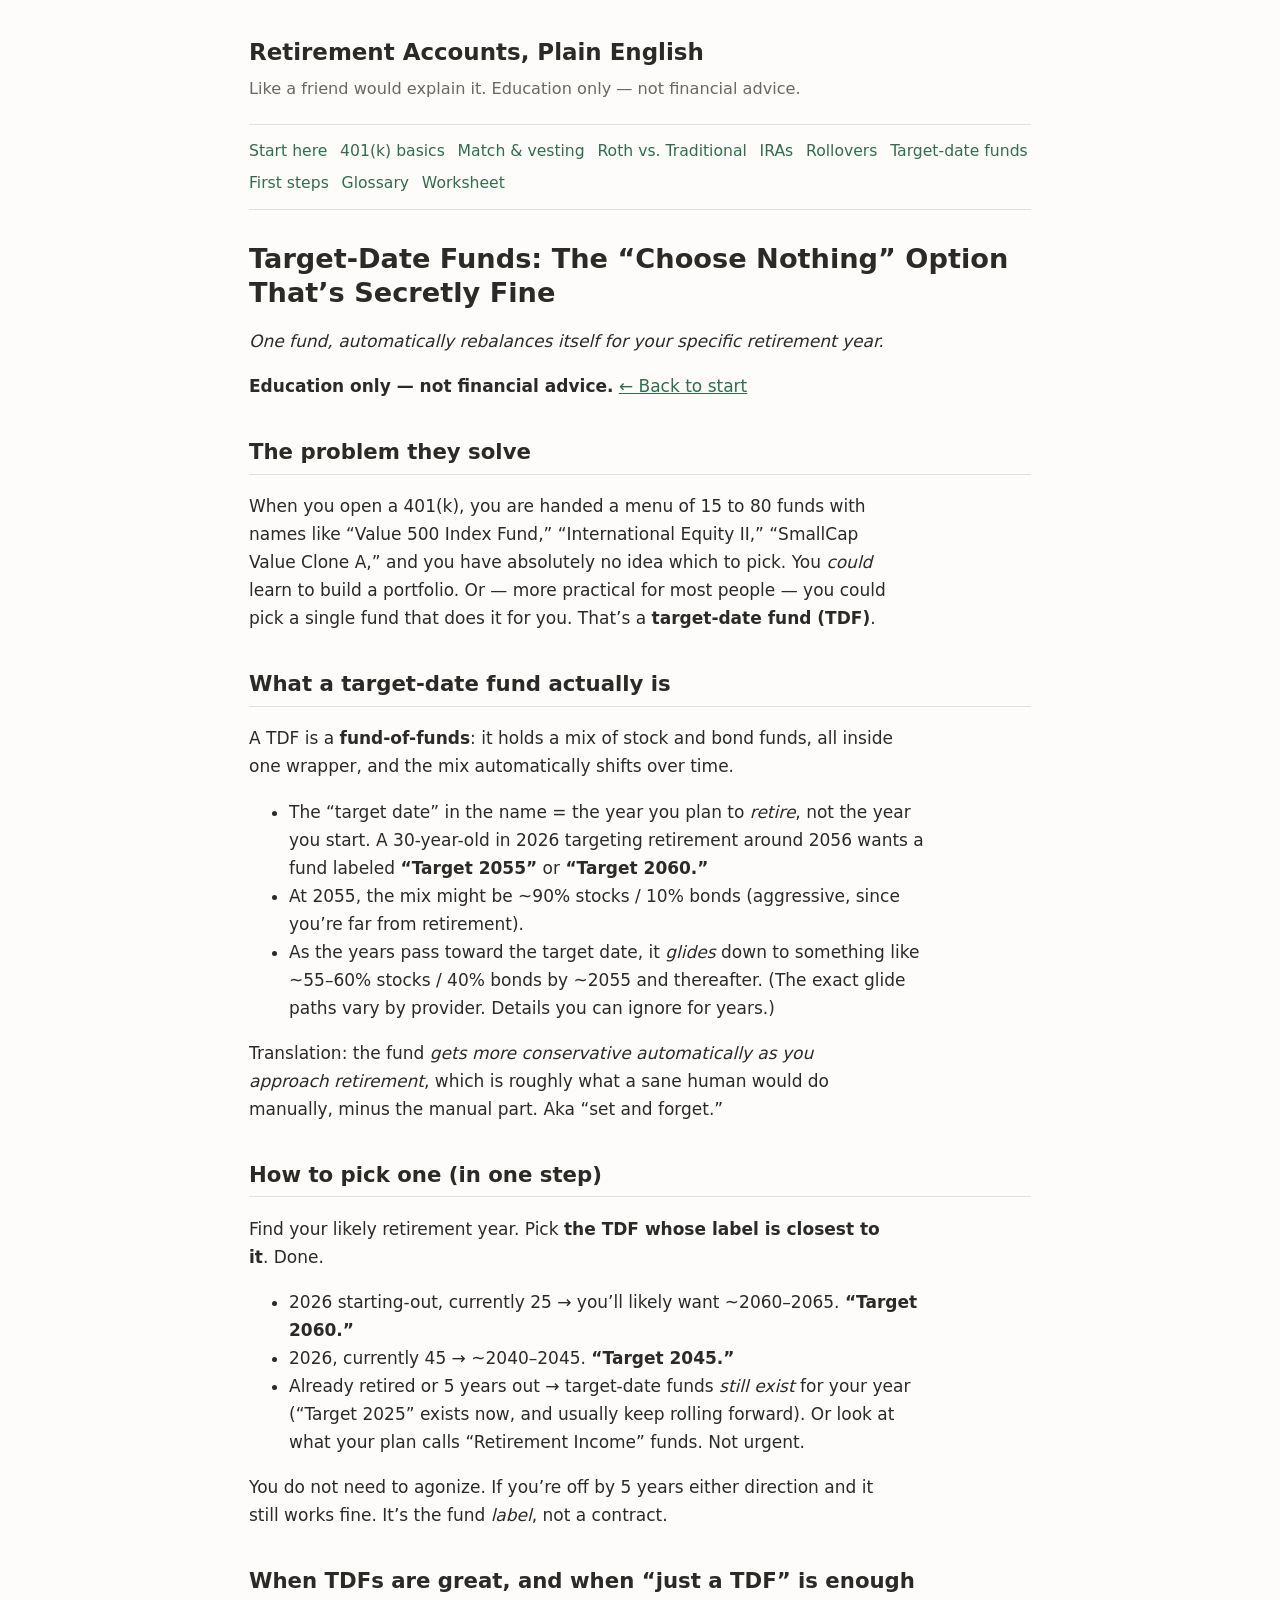
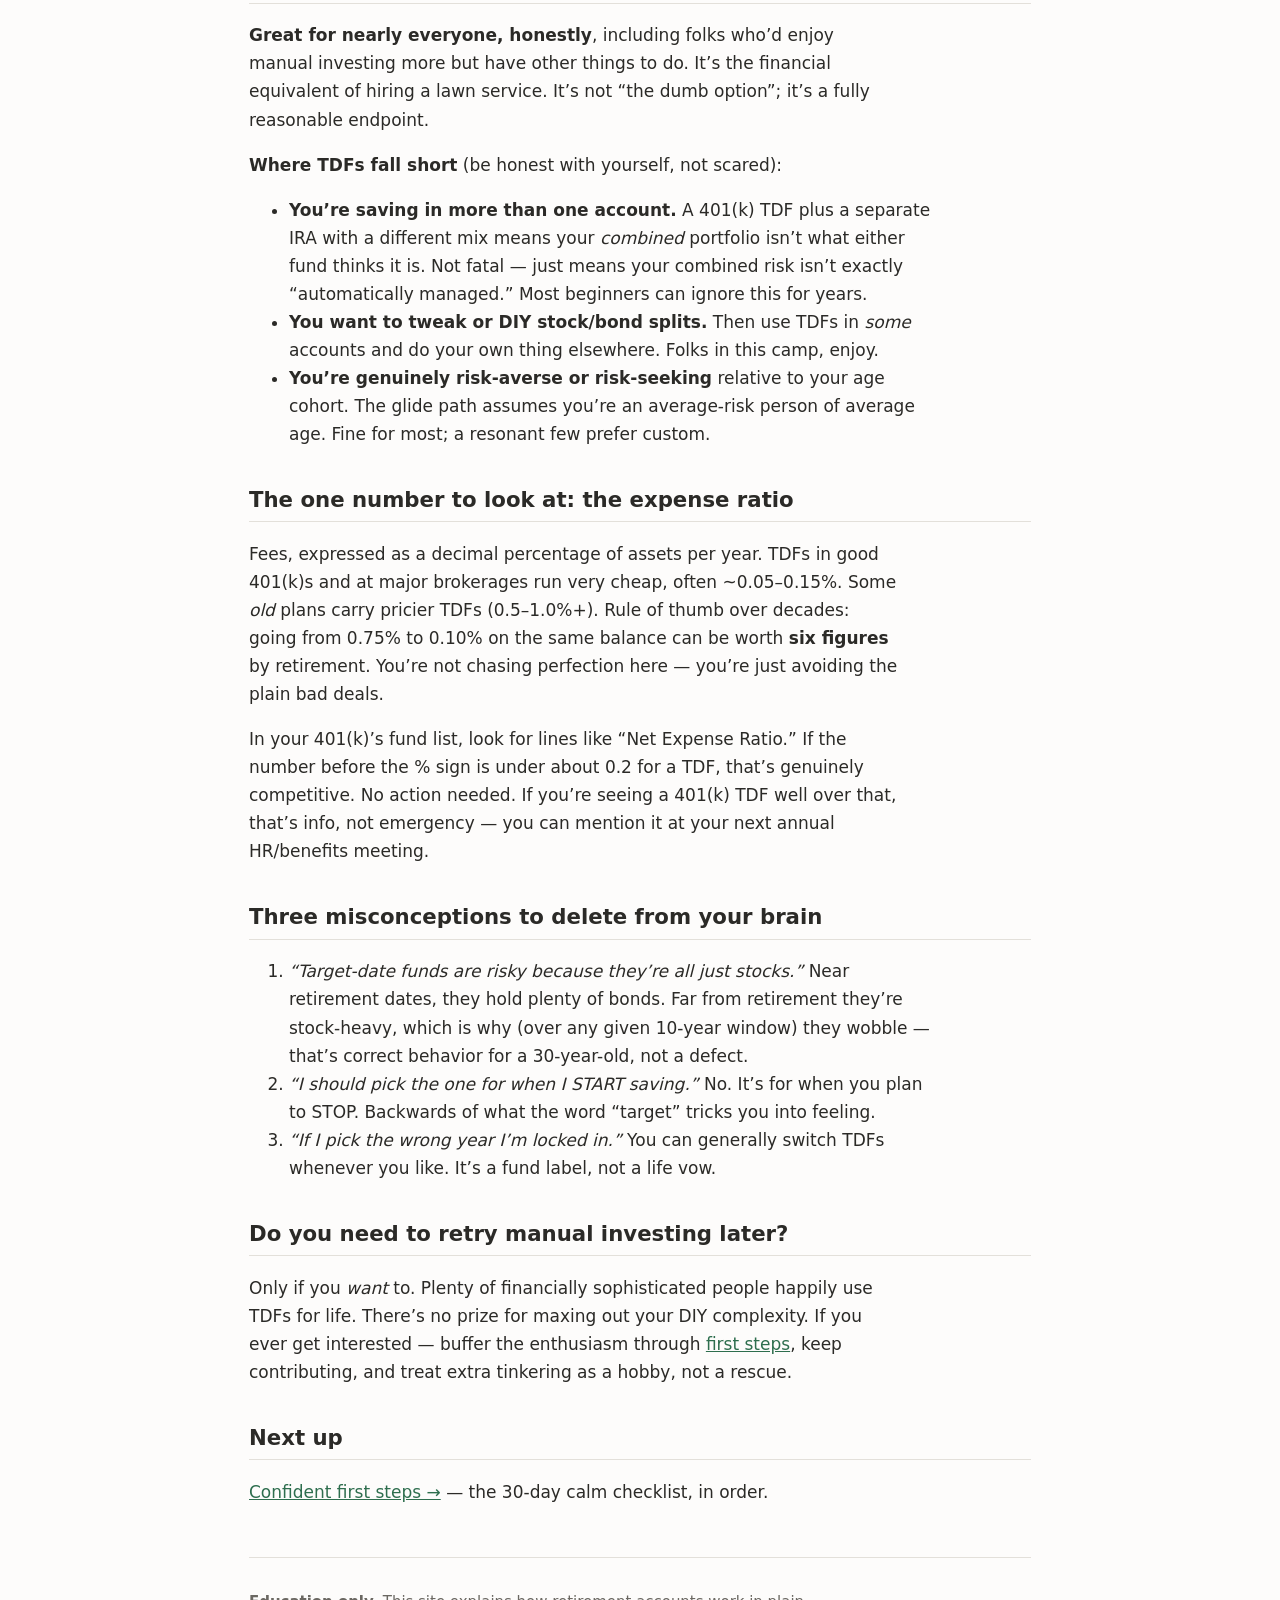
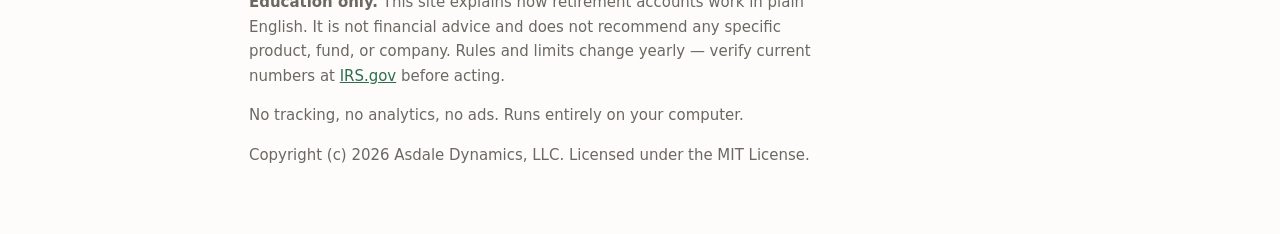
<file: site/target-date-funds.html>
<!DOCTYPE html>
<html lang="en">
<head>
<meta charset="utf-8">
<meta name="viewport" content="width=device-width, initial-scale=1">
<title>Target-Date Funds — Retirement Accounts, Plain English</title>
<meta name="description" content="A friendly, plain-English explainer of 401(k)s, IRAs, Roth vs. Traditional, employer match, vesting, rollovers, and target-date funds. Education only, no tracking.">
<meta name="generator" content="pandoc">
<link rel="stylesheet" href="style.css">
</head>
<body>
<header class="site-header">
  <a class="home" href="index.html">Retirement Accounts, Plain English</a>
  <p class="tagline">Like a friend would explain it. Education only — not financial advice.</p>
</header>
<nav class="site-nav" aria-label="Guide contents">
  <a href="index.html">Start here</a>
  <a href="401k-basics.html">401(k) basics</a>
  <a href="employer-match-and-vesting.html">Match &amp; vesting</a>
  <a href="roth-vs-traditional.html">Roth vs. Traditional</a>
  <a href="iras.html">IRAs</a>
  <a href="rollovers.html">Rollovers</a>
  <a href="target-date-funds.html">Target-date funds</a>
  <a href="first-steps.html">First steps</a>
  <a href="glossary.html">Glossary</a>
  <a href="worksheet.html">Worksheet</a>
</nav>
<main>
<h1
id="target-date-funds-the-choose-nothing-option-thats-secretly-fine">Target-Date
Funds: The “Choose Nothing” Option That’s Secretly Fine</h1>
<p><em>One fund, automatically rebalances itself for your specific
retirement year.</em></p>
<p><strong>Education only — not financial advice.</strong> <a
href="index.html">← Back to start</a></p>
<h2 id="the-problem-they-solve">The problem they solve</h2>
<p>When you open a 401(k), you are handed a menu of 15 to 80 funds with
names like “Value 500 Index Fund,” “International Equity II,” “SmallCap
Value Clone A,” and you have absolutely no idea which to pick. You
<em>could</em> learn to build a portfolio. Or — more practical for most
people — you could pick a single fund that does it for you. That’s a
<strong>target-date fund (TDF)</strong>.</p>
<h2 id="what-a-target-date-fund-actually-is">What a target-date fund
actually is</h2>
<p>A TDF is a <strong>fund-of-funds</strong>: it holds a mix of stock
and bond funds, all inside one wrapper, and the mix automatically shifts
over time.</p>
<ul>
<li>The “target date” in the name = the year you plan to
<em>retire</em>, not the year you start. A 30-year-old in 2026 targeting
retirement around 2056 wants a fund labeled <strong>“Target
2055”</strong> or <strong>“Target 2060.”</strong></li>
<li>At 2055, the mix might be ~90% stocks / 10% bonds (aggressive, since
you’re far from retirement).</li>
<li>As the years pass toward the target date, it <em>glides</em> down to
something like ~55–60% stocks / 40% bonds by ~2055 and thereafter. (The
exact glide paths vary by provider. Details you can ignore for
years.)</li>
</ul>
<p>Translation: the fund <em>gets more conservative automatically as you
approach retirement</em>, which is roughly what a sane human would do
manually, minus the manual part. Aka “set and forget.”</p>
<h2 id="how-to-pick-one-in-one-step">How to pick one (in one step)</h2>
<p>Find your likely retirement year. Pick <strong>the TDF whose label is
closest to it</strong>. Done.</p>
<ul>
<li>2026 starting-out, currently 25 → you’ll likely want ~2060–2065.
<strong>“Target 2060.”</strong></li>
<li>2026, currently 45 → ~2040–2045. <strong>“Target
2045.”</strong></li>
<li>Already retired or 5 years out → target-date funds <em>still
exist</em> for your year (“Target 2025” exists now, and usually keep
rolling forward). Or look at what your plan calls “Retirement Income”
funds. Not urgent.</li>
</ul>
<p>You do not need to agonize. If you’re off by 5 years either direction
and it still works fine. It’s the fund <em>label</em>, not a
contract.</p>
<h2 id="when-tdfs-are-great-and-when-just-a-tdf-is-enough">When TDFs are
great, and when “just a TDF” is enough</h2>
<p><strong>Great for nearly everyone, honestly</strong>, including folks
who’d enjoy manual investing more but have other things to do. It’s the
financial equivalent of hiring a lawn service. It’s not “the dumb
option”; it’s a fully reasonable endpoint.</p>
<p><strong>Where TDFs fall short</strong> (be honest with yourself, not
scared):</p>
<ul>
<li><strong>You’re saving in more than one account.</strong> A 401(k)
TDF plus a separate IRA with a different mix means your
<em>combined</em> portfolio isn’t what either fund thinks it is. Not
fatal — just means your combined risk isn’t exactly “automatically
managed.” Most beginners can ignore this for years.</li>
<li><strong>You want to tweak or DIY stock/bond splits.</strong> Then
use TDFs in <em>some</em> accounts and do your own thing elsewhere.
Folks in this camp, enjoy.</li>
<li><strong>You’re genuinely risk-averse or risk-seeking</strong>
relative to your age cohort. The glide path assumes you’re an
average-risk person of average age. Fine for most; a resonant few prefer
custom.</li>
</ul>
<h2 id="the-one-number-to-look-at-the-expense-ratio">The one number to
look at: the expense ratio</h2>
<p>Fees, expressed as a decimal percentage of assets per year. TDFs in
good 401(k)s and at major brokerages run very cheap, often ~0.05–0.15%.
Some <em>old</em> plans carry pricier TDFs (0.5–1.0%+). Rule of thumb
over decades: going from 0.75% to 0.10% on the same balance can be worth
<strong>six figures</strong> by retirement. You’re not chasing
perfection here — you’re just avoiding the plain bad deals.</p>
<p>In your 401(k)’s fund list, look for lines like “Net Expense Ratio.”
If the number before the % sign is under about 0.2 for a TDF, that’s
genuinely competitive. No action needed. If you’re seeing a 401(k) TDF
well over that, that’s info, not emergency — you can mention it at your
next annual HR/benefits meeting.</p>
<h2 id="three-misconceptions-to-delete-from-your-brain">Three
misconceptions to delete from your brain</h2>
<ol type="1">
<li><em>“Target-date funds are risky because they’re all just
stocks.”</em> Near retirement dates, they hold plenty of bonds. Far from
retirement they’re stock-heavy, which is why (over any given 10-year
window) they wobble — that’s correct behavior for a 30-year-old, not a
defect.</li>
<li><em>“I should pick the one for when I START saving.”</em> No. It’s
for when you plan to STOP. Backwards of what the word “target” tricks
you into feeling.</li>
<li><em>“If I pick the wrong year I’m locked in.”</em> You can generally
switch TDFs whenever you like. It’s a fund label, not a life vow.</li>
</ol>
<h2 id="do-you-need-to-retry-manual-investing-later">Do you need to
retry manual investing later?</h2>
<p>Only if you <em>want</em> to. Plenty of financially sophisticated
people happily use TDFs for life. There’s no prize for maxing out your
DIY complexity. If you ever get interested — buffer the enthusiasm
through <a href="first-steps.html">first steps</a>, keep contributing, and
treat extra tinkering as a hobby, not a rescue.</p>
<h2 id="next-up">Next up</h2>
<p><a href="first-steps.html">Confident first steps →</a> — the 30-day
calm checklist, in order.</p>
</main>
<footer class="site-footer">
  <p><strong>Education only.</strong> This site explains how retirement accounts work in plain English. It is not financial advice and does not recommend any specific product, fund, or company. Rules and limits change yearly — verify current numbers at <a href="https://www.irs.gov/retirement-plans">IRS.gov</a> before acting.</p>
  <p>No tracking, no analytics, no ads. Runs entirely on your computer.</p>
  <p>Copyright (c) 2026 Asdale Dynamics, LLC. Licensed under the MIT License.</p>
</footer>
</body>
</html>
</file>
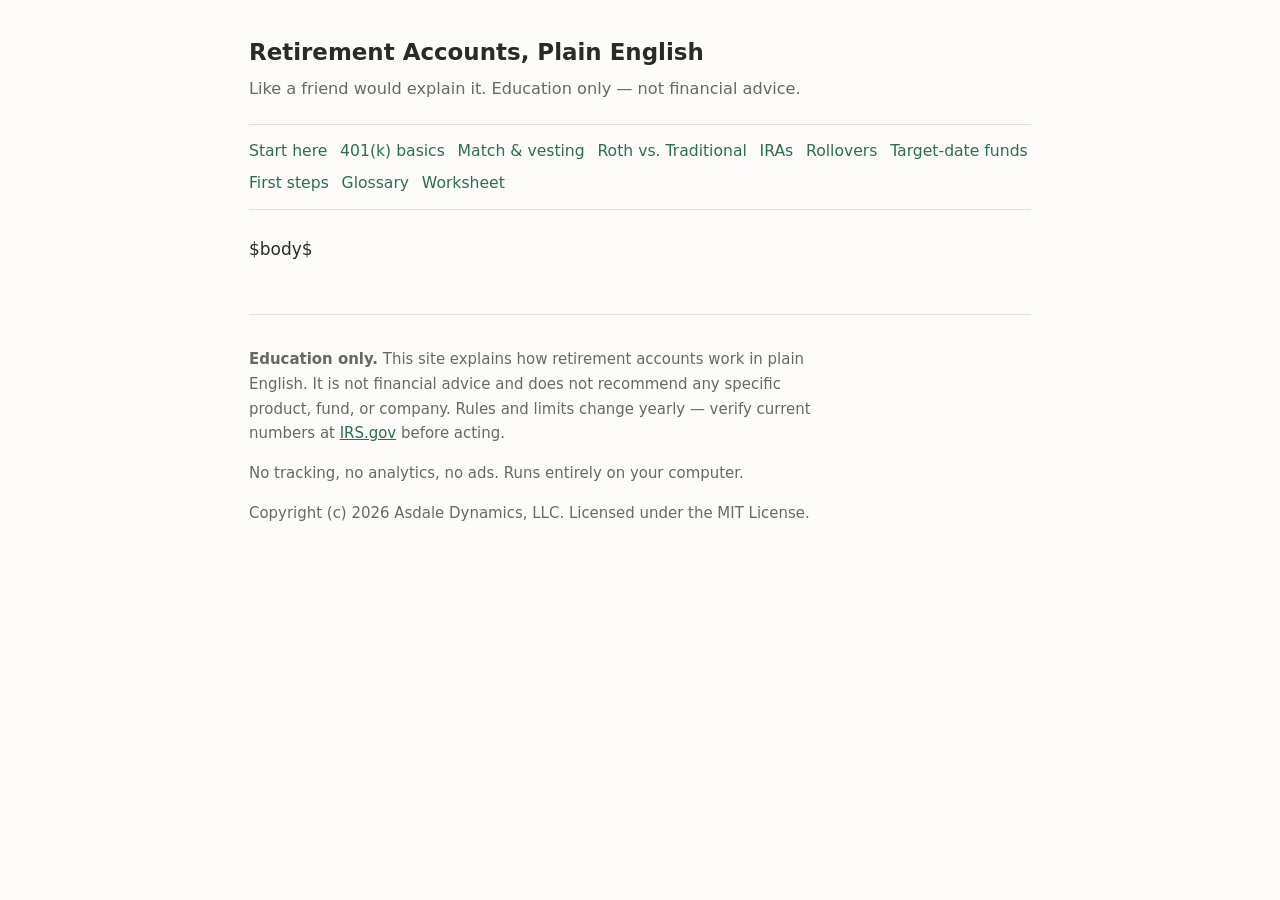
<file: site/template.html>
<!DOCTYPE html>
<html lang="en">
<head>
<meta charset="utf-8">
<meta name="viewport" content="width=device-width, initial-scale=1">
<title>$title$ — Retirement Accounts, Plain English</title>
<meta name="description" content="A friendly, plain-English explainer of 401(k)s, IRAs, Roth vs. Traditional, employer match, vesting, rollovers, and target-date funds. Education only, no tracking.">
<meta name="generator" content="pandoc">
<link rel="stylesheet" href="style.css">
</head>
<body>
<header class="site-header">
  <a class="home" href="index.html">Retirement Accounts, Plain English</a>
  <p class="tagline">Like a friend would explain it. Education only — not financial advice.</p>
</header>
<nav class="site-nav" aria-label="Guide contents">
  <a href="index.html">Start here</a>
  <a href="401k-basics.html">401(k) basics</a>
  <a href="employer-match-and-vesting.html">Match &amp; vesting</a>
  <a href="roth-vs-traditional.html">Roth vs. Traditional</a>
  <a href="iras.html">IRAs</a>
  <a href="rollovers.html">Rollovers</a>
  <a href="target-date-funds.html">Target-date funds</a>
  <a href="first-steps.html">First steps</a>
  <a href="glossary.html">Glossary</a>
  <a href="worksheet.html">Worksheet</a>
</nav>
<main>
$body$
</main>
<footer class="site-footer">
  <p><strong>Education only.</strong> This site explains how retirement accounts work in plain English. It is not financial advice and does not recommend any specific product, fund, or company. Rules and limits change yearly — verify current numbers at <a href="https://www.irs.gov/retirement-plans">IRS.gov</a> before acting.</p>
  <p>No tracking, no analytics, no ads. Runs entirely on your computer.</p>
  <p>Copyright (c) 2026 Asdale Dynamics, LLC. Licensed under the MIT License.</p>
</footer>
</body>
</html>
</file>
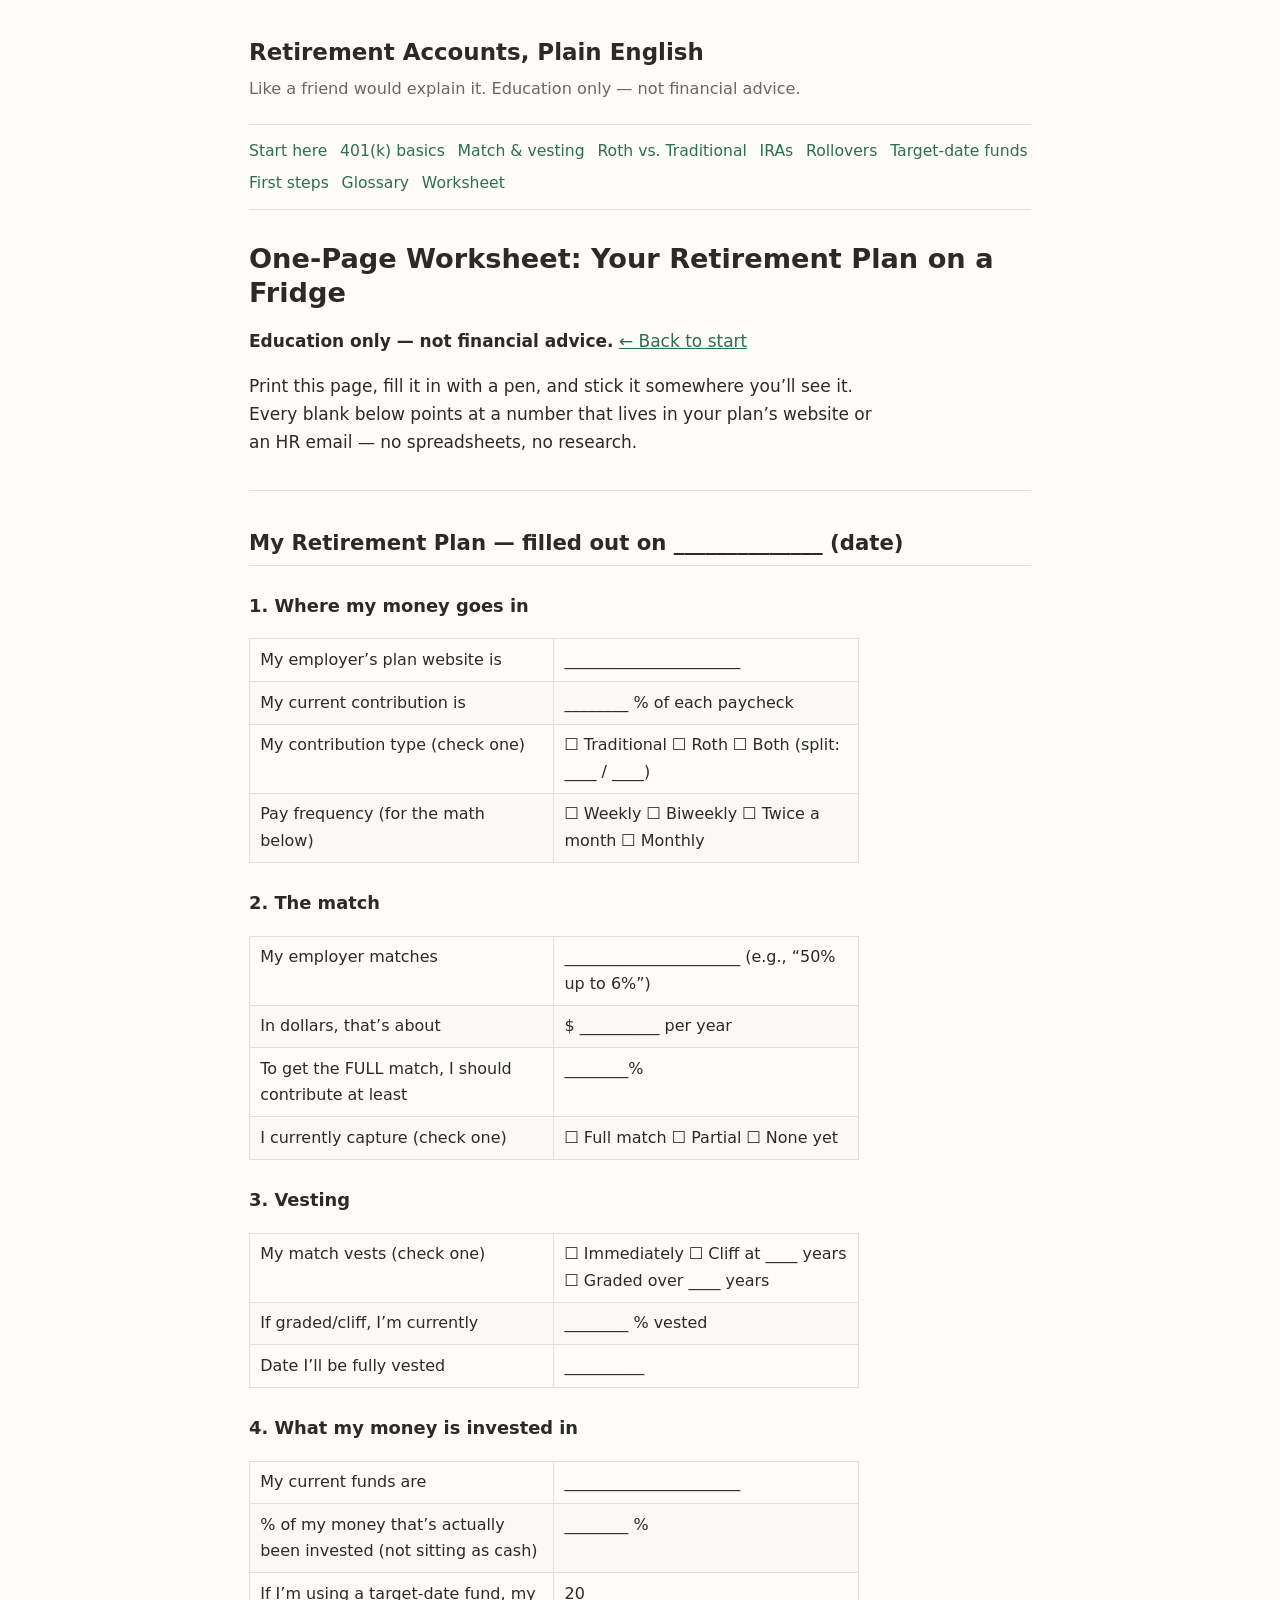
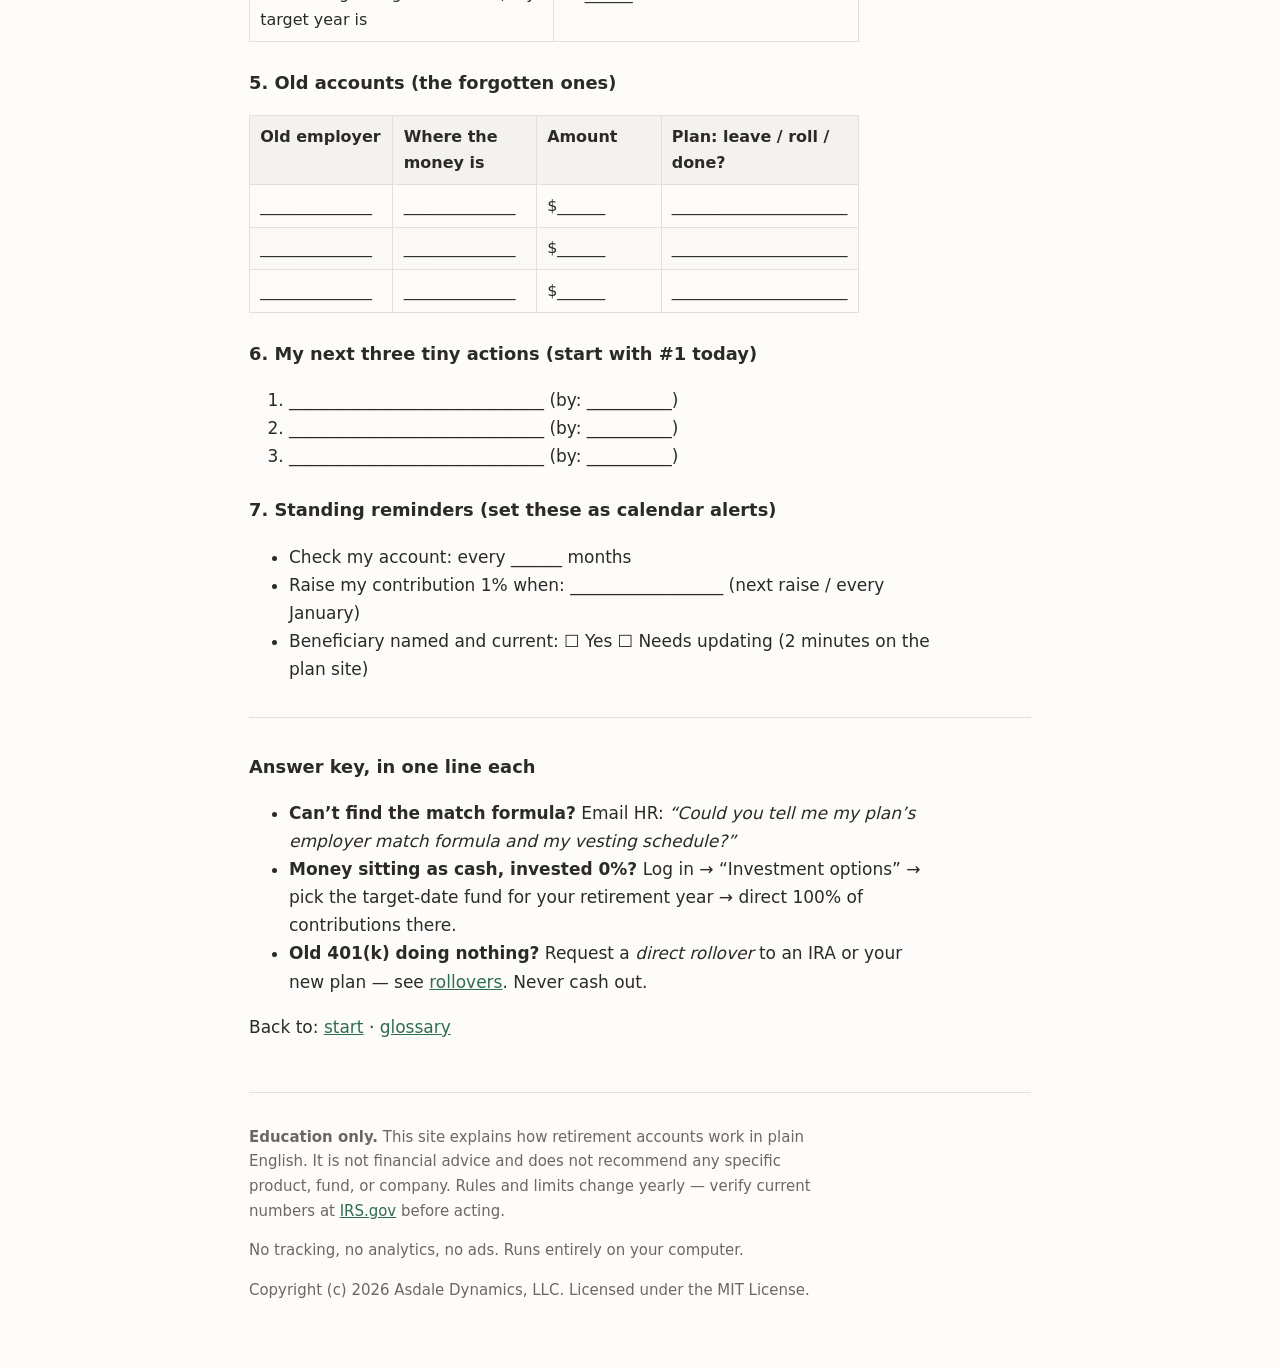
<file: site/worksheet.html>
<!DOCTYPE html>
<html lang="en">
<head>
<meta charset="utf-8">
<meta name="viewport" content="width=device-width, initial-scale=1">
<title>One-Page Worksheet — Retirement Accounts, Plain English</title>
<meta name="description" content="A friendly, plain-English explainer of 401(k)s, IRAs, Roth vs. Traditional, employer match, vesting, rollovers, and target-date funds. Education only, no tracking.">
<meta name="generator" content="pandoc">
<link rel="stylesheet" href="style.css">
</head>
<body>
<header class="site-header">
  <a class="home" href="index.html">Retirement Accounts, Plain English</a>
  <p class="tagline">Like a friend would explain it. Education only — not financial advice.</p>
</header>
<nav class="site-nav" aria-label="Guide contents">
  <a href="index.html">Start here</a>
  <a href="401k-basics.html">401(k) basics</a>
  <a href="employer-match-and-vesting.html">Match &amp; vesting</a>
  <a href="roth-vs-traditional.html">Roth vs. Traditional</a>
  <a href="iras.html">IRAs</a>
  <a href="rollovers.html">Rollovers</a>
  <a href="target-date-funds.html">Target-date funds</a>
  <a href="first-steps.html">First steps</a>
  <a href="glossary.html">Glossary</a>
  <a href="worksheet.html">Worksheet</a>
</nav>
<main>
<h1 id="one-page-worksheet-your-retirement-plan-on-a-fridge">One-Page
Worksheet: Your Retirement Plan on a Fridge</h1>
<p><strong>Education only — not financial advice.</strong> <a
href="index.html">← Back to start</a></p>
<p>Print this page, fill it in with a pen, and stick it somewhere you’ll
see it. Every blank below points at a number that lives in your plan’s
website or an HR email — no spreadsheets, no research.</p>
<hr />
<h2 id="my-retirement-plan-filled-out-on-______________-date">My
Retirement Plan — filled out on ______________ (date)</h2>
<h3 id="where-my-money-goes-in">1. Where my money goes in</h3>
<table>
<colgroup>
<col style="width: 50%" />
<col style="width: 50%" />
</colgroup>
<tbody>
<tr>
<td>My employer’s plan website is</td>
<td>______________________</td>
</tr>
<tr>
<td>My current contribution is</td>
<td>________ % of each paycheck</td>
</tr>
<tr>
<td>My contribution type (check one)</td>
<td>☐ Traditional ☐ Roth ☐ Both (split: ____ / ____)</td>
</tr>
<tr>
<td>Pay frequency (for the math below)</td>
<td>☐ Weekly ☐ Biweekly ☐ Twice a month ☐ Monthly</td>
</tr>
</tbody>
</table>
<h3 id="the-match">2. The match</h3>
<table>
<colgroup>
<col style="width: 50%" />
<col style="width: 50%" />
</colgroup>
<tbody>
<tr>
<td>My employer matches</td>
<td>______________________ (e.g., “50% up to 6%”)</td>
</tr>
<tr>
<td>In dollars, that’s about</td>
<td>$ __________ per year</td>
</tr>
<tr>
<td>To get the FULL match, I should contribute at least</td>
<td>________%</td>
</tr>
<tr>
<td>I currently capture (check one)</td>
<td>☐ Full match ☐ Partial ☐ None yet</td>
</tr>
</tbody>
</table>
<h3 id="vesting">3. Vesting</h3>
<table>
<colgroup>
<col style="width: 50%" />
<col style="width: 50%" />
</colgroup>
<tbody>
<tr>
<td>My match vests (check one)</td>
<td>☐ Immediately ☐ Cliff at ____ years ☐ Graded over ____ years</td>
</tr>
<tr>
<td>If graded/cliff, I’m currently</td>
<td>________ % vested</td>
</tr>
<tr>
<td>Date I’ll be fully vested</td>
<td>__________</td>
</tr>
</tbody>
</table>
<h3 id="what-my-money-is-invested-in">4. What my money is invested
in</h3>
<table>
<colgroup>
<col style="width: 50%" />
<col style="width: 50%" />
</colgroup>
<tbody>
<tr>
<td>My current funds are</td>
<td>______________________</td>
</tr>
<tr>
<td>% of my money that’s actually been invested (not sitting as
cash)</td>
<td>________ %</td>
</tr>
<tr>
<td>If I’m using a target-date fund, my target year is</td>
<td>20______</td>
</tr>
</tbody>
</table>
<h3 id="old-accounts-the-forgotten-ones">5. Old accounts (the forgotten
ones)</h3>
<table>
<colgroup>
<col style="width: 25%" />
<col style="width: 25%" />
<col style="width: 25%" />
<col style="width: 25%" />
</colgroup>
<thead>
<tr>
<th>Old employer</th>
<th>Where the money is</th>
<th>Amount</th>
<th>Plan: leave / roll / done?</th>
</tr>
</thead>
<tbody>
<tr>
<td>______________</td>
<td>______________</td>
<td>$______</td>
<td>______________________</td>
</tr>
<tr>
<td>______________</td>
<td>______________</td>
<td>$______</td>
<td>______________________</td>
</tr>
<tr>
<td>______________</td>
<td>______________</td>
<td>$______</td>
<td>______________________</td>
</tr>
</tbody>
</table>
<h3 id="my-next-three-tiny-actions-start-with-1-today">6. My next three
tiny actions (start with #1 today)</h3>
<ol type="1">
<li>______________________________ (by: __________)</li>
<li>______________________________ (by: __________)</li>
<li>______________________________ (by: __________)</li>
</ol>
<h3 id="standing-reminders-set-these-as-calendar-alerts">7. Standing
reminders (set these as calendar alerts)</h3>
<ul>
<li>Check my account: every ______ months</li>
<li>Raise my contribution 1% when: __________________ (next raise /
every January)</li>
<li>Beneficiary named and current: ☐ Yes ☐ Needs updating (2 minutes on
the plan site)</li>
</ul>
<hr />
<h3 id="answer-key-in-one-line-each">Answer key, in one line each</h3>
<ul>
<li><strong>Can’t find the match formula?</strong> Email HR: <em>“Could
you tell me my plan’s employer match formula and my vesting
schedule?”</em></li>
<li><strong>Money sitting as cash, invested 0%?</strong> Log in →
“Investment options” → pick the target-date fund for your retirement
year → direct 100% of contributions there.</li>
<li><strong>Old 401(k) doing nothing?</strong> Request a <em>direct
rollover</em> to an IRA or your new plan — see <a
href="rollovers.html">rollovers</a>. Never cash out.</li>
</ul>
<p>Back to: <a href="index.html">start</a> · <a
href="glossary.html">glossary</a></p>
</main>
<footer class="site-footer">
  <p><strong>Education only.</strong> This site explains how retirement accounts work in plain English. It is not financial advice and does not recommend any specific product, fund, or company. Rules and limits change yearly — verify current numbers at <a href="https://www.irs.gov/retirement-plans">IRS.gov</a> before acting.</p>
  <p>No tracking, no analytics, no ads. Runs entirely on your computer.</p>
  <p>Copyright (c) 2026 Asdale Dynamics, LLC. Licensed under the MIT License.</p>
</footer>
</body>
</html>
</file>
<file: site/style.css>
/* Retirement Accounts, Plain English — system fonts only, no web fonts, no tracking */
:root {
  --bg: #fdfcfb;
  --fg: #2b2a27;
  --muted: #6b6862;
  --accent: #2e6e4e;
  --accent-soft: #e8f2ec;
  --border: #e3e0da;
  --warn: #8a5a00;
  --warn-soft: #fdf3e0;
}

* { box-sizing: border-box; }

html { font-size: 17px; }

body {
  margin: 0;
  padding: 0 1rem 3rem;
  background: var(--bg);
  color: var(--fg);
  font-family: system-ui, -apple-system, "Segoe UI", Roboto, "Helvetica Neue", Arial, sans-serif;
  line-height: 1.65;
  text-rendering: optimizeLegibility;
}

header.site-header, nav.site-nav, main, footer.site-footer {
  max-width: 46rem;
  margin: 0 auto;
}

header.site-header { padding-top: 2rem; }
header.site-header a.home {
  font-size: 1.35rem;
  font-weight: 700;
  color: var(--fg);
  text-decoration: none;
}
header.site-header a.home:hover { color: var(--accent); }
header.site-header .tagline {
  margin: 0.25rem 0 0;
  color: var(--muted);
  font-size: 0.95rem;
}

nav.site-nav {
  display: flex;
  flex-wrap: wrap;
  gap: 0.4rem 0.75rem;
  margin: 1.25rem auto 0;
  padding: 0.75rem 0;
  border-top: 1px solid var(--border);
  border-bottom: 1px solid var(--border);
  font-size: 0.92rem;
}
nav.site-nav a {
  color: var(--accent);
  text-decoration: none;
}
nav.site-nav a:hover { text-decoration: underline; }

main { padding-top: 1.5rem; }

h1 { font-size: 1.6rem; line-height: 1.25; margin: 0.4rem 0 0.75rem; }
h2 { font-size: 1.25rem; margin-top: 2rem; border-bottom: 1px solid var(--border); padding-bottom: 0.25rem; }
h3 { font-size: 1.05rem; margin-top: 1.5rem; }

p, li { max-width: 60ch; }

a { color: var(--accent); }
a:hover { text-decoration-thickness: 2px; }

blockquote {
  margin: 1rem 0;
  padding: 0.75rem 1rem;
  border-left: 4px solid var(--accent);
  background: var(--accent-soft);
  border-radius: 0 0.4rem 0.4rem 0;
}
blockquote p { margin: 0.25rem 0; }

code {
  font-family: ui-monospace, SFMono-Regular, Menlo, Consolas, monospace;
  font-size: 0.88em;
  background: #f1efe9;
  padding: 0.1em 0.35em;
  border-radius: 3px;
}

table {
  border-collapse: collapse;
  width: 100%;
  max-width: 60ch;
  margin: 1rem 0;
  font-size: 0.94rem;
}
th, td {
  border: 1px solid var(--border);
  padding: 0.45rem 0.6rem;
  text-align: left;
  vertical-align: top;
}
th { background: #f4f2ee; }
tbody tr:nth-child(even) { background: #faf9f6; }

hr { border: none; border-top: 1px solid var(--border); margin: 2rem 0; }

em.quiet, .muted { color: var(--muted); }

footer.site-footer {
  margin-top: 3rem;
  padding-top: 1rem;
  border-top: 1px solid var(--border);
  color: var(--muted);
  font-size: 0.88rem;
}
footer.site-footer p { max-width: 60ch; }

/* Worksheet page: comfortable checkboxes for print + screen */
input[type="checkbox"], label { font-size: inherit; }

@media print {
  body { background: #fff; color: #000; padding: 0; font-size: 11.5pt; }
  header.site-header { padding-top: 0.5rem; }
  nav.site-nav, footer.site-footer { display: none; }
  a { color: #000; }
  table, blockquote, pre { break-inside: avoid; }
}

@media (max-width: 480px) {
  html { font-size: 16px; }
  table { font-size: 0.88rem; display: block; overflow-x: auto; }
}
</file>
